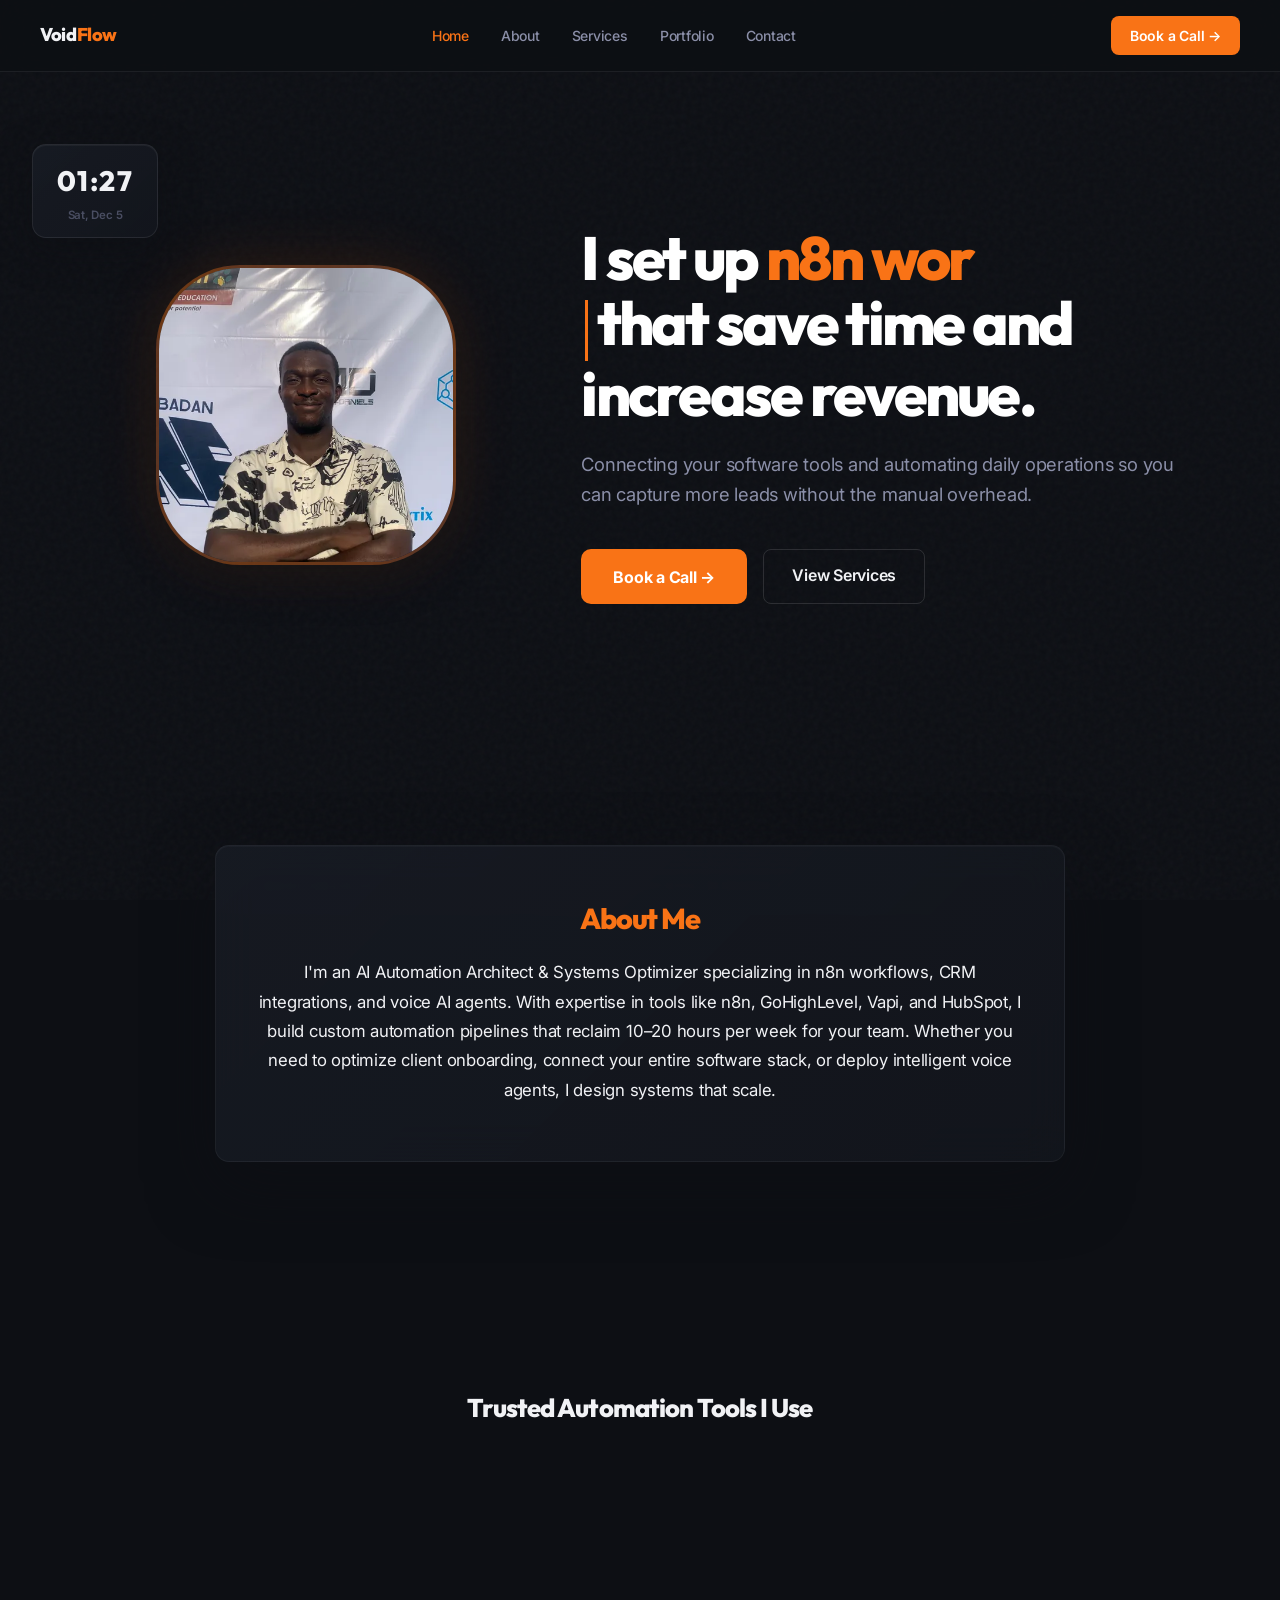
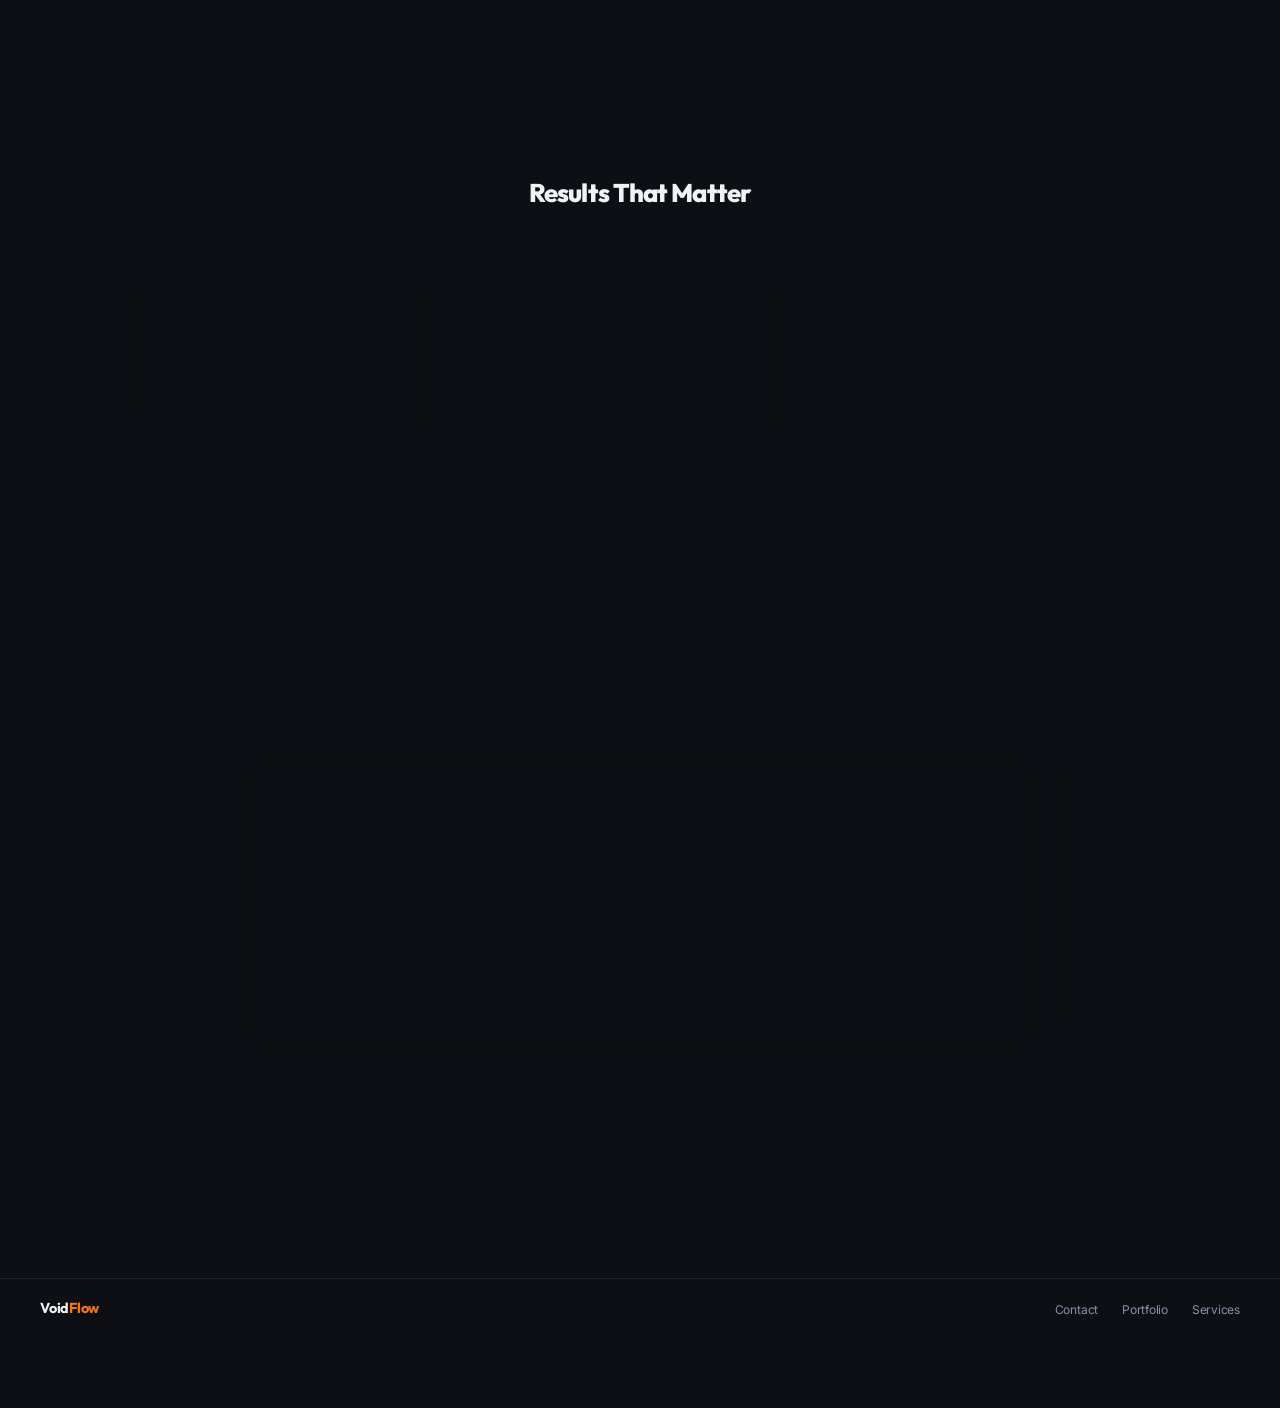
<file: index.html>
<!DOCTYPE html>
<html lang="en">
<head>
  <meta charset="UTF-8">
  <meta name="viewport" content="width=device-width, initial-scale=1.0">
  <title>AI Automation Architect | n8n & LLM Workflow Specialist</title>
  <meta name="description" content="I help small startups eliminate manual operational bottlenecks by building automated workflows with n8n, LLMs, and no-code integrations — so they can scale without hiring a full ops team.">
  <meta name="author" content="AI Automation Architect">
  <meta property="og:title" content="AI Automation Architect | n8n & LLM Specialist">
  <meta property="og:description" content="I help startups eliminate manual bottlenecks. 70% overhead reduction. Week-1 deployment. No 3-month discovery phases.">
  <meta property="og:type" content="website">
  
    <link rel="preconnect" href="https://fonts.googleapis.com">
  <link rel="preconnect" href="https://fonts.gstatic.com" crossorigin>
  <link href="https://fonts.googleapis.com/css2?family=Inter:wght@400;500;600;700;800&family=Outfit:wght@400;600;700;800;900&display=swap" rel="stylesheet">
  <link rel="stylesheet" href="shared.css?v=1.2">
  
  <style>
    /* ─── HOME PAGE SPECIFIC STYLES ───────────────── */
    /* Hero Grid Layout */
    .hero {
      min-height: 85vh;
      display: grid;
      grid-template-columns: 1.1fr 1.5fr;
      gap: 3rem;
      align-items: center;
      padding: 8rem 4rem 4rem;
      max-width: 1250px;
      margin: 0 auto;
      position: relative;
    }
    .hero-visual {
      display: flex;
      flex-direction: column;
      align-items: center;
      position: relative;
    }
    .profile-avatar {
      width: 300px;
      height: 300px;
      border-radius: 28%;
      background: linear-gradient(135deg, rgba(249,115,22,0.15) 0%, rgba(99,102,241,0.1) 100%);
      border: 3px solid var(--orange-b);
      box-shadow: inset 0 1px 1px rgba(255,255,255,0.05), 0 16px 40px rgba(13, 15, 20, 0.4), 0 0 60px rgba(249,115,22,0.15);
      position: relative;
      overflow: hidden;
      transition: all 0.4s cubic-bezier(0.16, 1, 0.3, 1);
    }
    .profile-avatar:hover {
      border-color: var(--orange);
      transform: translateY(-2px) scale(1.02);
      box-shadow: inset 0 1px 1px rgba(255,255,255,0.08), 0 24px 64px rgba(13, 15, 20, 0.6), 0 0 80px rgba(249,115,22,0.25);
    }
    .profile-avatar img {
      width: 100%;
      height: 100%;
      object-fit: cover;
    }
    .profile-avatar::before {
      content: '';
      position: absolute;
      inset: -8px;
      border-radius: 28%;
      border: 1px dashed rgba(249,115,22,0.4);
      animation: rotate 24s linear infinite;
    }
    @keyframes rotate {
      from { transform: rotate(0deg); }
      to { transform: rotate(360deg); }
    }
    @keyframes slideOutUnder {
      from {
        transform: translateY(-20px);
        opacity: 0;
      }
      to {
        transform: translateY(0);
        opacity: 1;
      }
    }
    .hero-content {
      text-align: left;
    }
    .hero-content h1 {
      font-family: 'Outfit', sans-serif;
      font-size: clamp(2.2rem, 5vw, 3.8rem);
      font-weight: 800;
      line-height: 1.08;
      color: #fff;
      margin-bottom: 1.5rem;
      letter-spacing: -0.045em;
    }
    .hero-content h1 span {
      color: var(--orange);
    }
    .hero-content h1 .cursor-blink {
      display: inline-block;
      width: 3px;
      height: 1em;
      background: var(--orange);
      margin-left: 4px;
      animation: blink 1s step-end infinite;
      vertical-align: middle;
    }
    @keyframes blink {
      from, to { background-color: transparent }
      50% { background-color: var(--orange) }
    }
    .hero-content p {
      font-size: 1.15rem;
      color: var(--muted);
      margin-bottom: 2.5rem;
      line-height: 1.6;
      max-width: 620px;
    }
    .hero-actions {
      display: flex;
      gap: 1rem;
      flex-wrap: wrap;
    }
    .btn-outline-glow {
      border: 1px solid var(--border2);
      color: var(--text);
      padding: 0.75rem 1.75rem;
      border-radius: 8px;
      font-weight: 600;
      transition: all 0.25s;
    }
    .btn-outline-glow:hover {
      border-color: var(--orange);
      box-shadow: 0 0 15px rgba(249,115,22,0.2);
    }

    /* Floating Time Card */
    .time-card {
      position: absolute;
      top: 9rem;
      left: 2rem;
      background: linear-gradient(135deg, rgba(25, 29, 38, 0.8) 0%, rgba(19, 22, 29, 0.9) 100%);
      border: 1px solid rgba(255, 255, 255, 0.08);
      border-radius: 14px;
      padding: 0.8rem 1.5rem;
      text-align: center;
      backdrop-filter: blur(16px);
      -webkit-backdrop-filter: blur(16px);
      z-index: 10;
      box-shadow: inset 0 1px 1px rgba(255, 255, 255, 0.05), 0 12px 36px rgba(13, 15, 20, 0.6);
      transition: all 0.25s cubic-bezier(0.16, 1, 0.3, 1);
      animation: slideOutUnder 0.8s cubic-bezier(0.16, 1, 0.3, 1) 0.2s both;
    }
    .time-card:hover {
      border-color: rgba(249, 115, 22, 0.25);
      transform: translateY(-2px);
      box-shadow: inset 0 1px 1px rgba(255, 255, 255, 0.08), 0 16px 40px rgba(13, 15, 20, 0.7);
    }
    .time-val {
      font-family: 'Outfit', sans-serif;
      font-size: 1.75rem;
      font-weight: 800;
      color: var(--text);
      letter-spacing: 0.05em;
    }
    .time-lbl {
      font-size: 0.72rem;
      color: var(--dim);
      font-weight: 600;
      margin-top: 0.1rem;
    }

    /* About Me Block */
    .about-me-panel {
      background: linear-gradient(135deg, rgba(25, 29, 38, 0.75) 0%, rgba(19, 22, 29, 0.85) 100%);
      border: 1px solid rgba(255, 255, 255, 0.05);
      box-shadow: inset 0 1px 1px rgba(255, 255, 255, 0.03), 0 24px 64px rgba(13, 15, 20, 0.6);
      border-radius: var(--radius);
      padding: 3.5rem 2.5rem;
      max-width: 850px;
      margin: 4rem auto;
      text-align: center;
      backdrop-filter: blur(20px);
      -webkit-backdrop-filter: blur(20px);
      transition: all 0.25s cubic-bezier(0.16, 1, 0.3, 1);
    }
    .about-me-panel:hover {
      border-color: rgba(249, 115, 22, 0.25);
      transform: translateY(-4px);
      box-shadow: inset 0 1px 1px rgba(255, 255, 255, 0.05), 0 32px 80px rgba(13, 15, 20, 0.8), 0 0 32px rgba(249, 115, 22, 0.03);
    }
    .panel-title {
      font-family: 'Outfit', sans-serif;
      font-size: 1.8rem;
      font-weight: 800;
      color: var(--orange);
      margin-bottom: 1.5rem;
      letter-spacing: -0.035em;
      line-height: 1.12;
      text-wrap: balance;
    }
    .panel-desc {
      font-size: 1.05rem;
      color: var(--text);
      line-height: 1.75;
      text-wrap: pretty;
    }

    /* Trusted Tools Strip */
    .tools-section {
      padding: 4rem 2rem;
      text-align: center;
    }
    .tools-title {
      font-family: 'Outfit', sans-serif;
      font-size: 1.6rem;
      font-weight: 800;
      color: var(--text);
      margin-bottom: 2.5rem;
      letter-spacing: -0.035em;
      line-height: 1.12;
    }
        .tools-carousel-container {
      overflow: hidden;
      width: 100%;
      max-width: 1100px;
      margin: 0 auto;
      position: relative;
      padding: 1.5rem 0;
      mask-image: linear-gradient(to right, transparent, #000 15%, #000 85%, transparent);
      -webkit-mask-image: linear-gradient(to right, transparent, #000 15%, #000 85%, transparent);
    }
    .tools-carousel-track {
      display: flex;
      width: max-content;
      animation: marquee 35s linear infinite;
    }
    .tools-carousel-group {
      display: flex;
      gap: 1.25rem;
      padding-right: 1.25rem;
    }
    .tools-carousel-container:hover .tools-carousel-track {
      animation-play-state: paused;
    }
    @keyframes marquee {
      0% { transform: translateX(0); }
      100% { transform: translateX(-50%); }
    }
    .tool-box {
      flex-shrink: 0;
      background: linear-gradient(135deg, rgba(25, 29, 38, 0.6) 0%, rgba(19, 22, 29, 0.7) 100%);
      border: 1px solid rgba(255, 255, 255, 0.05);
      box-shadow: inset 0 1px 1px rgba(255, 255, 255, 0.02), 0 8px 24px rgba(13, 15, 20, 0.4);
      border-radius: 14px;
      padding: 1.5rem;
      width: 140px;
      height: 140px;
      display: flex;
      flex-direction: column;
      align-items: center;
      justify-content: center;
      gap: 0.75rem;
      backdrop-filter: blur(12px);
      -webkit-backdrop-filter: blur(12px);
      transition: all 0.25s cubic-bezier(0.16, 1, 0.3, 1);
    }
    .tool-box:hover {
      border-color: rgba(249, 115, 22, 0.3);
      transform: translateY(-4px);
      box-shadow: inset 0 1px 1px rgba(255, 255, 255, 0.05), 0 16px 36px rgba(13, 15, 20, 0.6), 0 0 16px rgba(249, 115, 22, 0.04);
    }
    .tool-logo-placeholder {
      width: 48px;
      height: 48px;
      display: flex;
      align-items: center;
      justify-content: center;
    }
    .tool-logo-img {
      width: 48px;
      height: 48px;
      border-radius: 10px;
      object-fit: cover;
      display: block;
    }
    .tool-name-lbl {
      font-size: 0.8rem;
      font-weight: 700;
      color: var(--text);
    }

    /* Results Grid */
    .results-wrap {
      max-width: 1100px;
      margin: 4rem auto;
      padding: 0 2rem;
      text-align: center;
    }
    .results-row {
      display: grid;
      grid-template-columns: repeat(3, 1fr);
      gap: 2rem;
      margin-top: 2.5rem;
    }
    .res-card {
      background: linear-gradient(135deg, rgba(25, 29, 38, 0.7) 0%, rgba(19, 22, 29, 0.8) 100%);
      border: 1px solid rgba(255, 255, 255, 0.05);
      box-shadow: inset 0 1px 1px rgba(255, 255, 255, 0.03), 0 10px 30px rgba(13, 15, 20, 0.45);
      border-radius: var(--radius);
      padding: 2.5rem 2rem;
      text-align: center;
      backdrop-filter: blur(16px);
      -webkit-backdrop-filter: blur(16px);
      transition: all 0.25s cubic-bezier(0.16, 1, 0.3, 1);
    }
    .res-card:hover {
      border-color: rgba(249,115,22,0.25);
      transform: translateY(-4px);
      box-shadow: inset 0 1px 1px rgba(255, 255, 255, 0.05), 0 20px 48px rgba(13, 15, 20, 0.7), 0 0 24px rgba(249, 115, 22, 0.02);
    }
    .res-icon {
      font-size: 2.2rem;
      color: var(--muted);
      margin-bottom: 1rem;
      display: flex;
      justify-content: center;
    }
    .res-icon svg {
      width: 36px;
      height: 36px;
      stroke: var(--orange);
    }
    .res-val {
      font-family: 'Outfit', sans-serif;
      font-size: 2.8rem;
      font-weight: 900;
      color: var(--text);
      line-height: 1.1;
      margin-bottom: 0.5rem;
    }
    .res-lbl {
      font-size: 0.9rem;
      font-weight: 600;
      color: var(--muted);
      text-transform: uppercase;
      letter-spacing: 0.06em;
    }

    /* Ready CTA Block */
    .ready-panel {
      background: linear-gradient(135deg, rgba(249,115,22,0.08) 0%, rgba(25, 29, 38, 0.75) 60%, rgba(19, 22, 29, 0.85) 100%);
      border: 1px solid rgba(249,115,22,0.25);
      box-shadow: inset 0 1px 1px rgba(255, 255, 255, 0.03), 0 24px 64px rgba(13, 15, 20, 0.65);
      border-radius: 24px;
      padding: 4.5rem 2.5rem;
      max-width: 850px;
      margin: 6rem auto;
      text-align: center;
      backdrop-filter: blur(20px);
      -webkit-backdrop-filter: blur(20px);
      transition: all 0.25s cubic-bezier(0.16, 1, 0.3, 1);
    }
    .ready-panel:hover {
      border-color: rgba(249, 115, 22, 0.35);
      transform: translateY(-3px);
      box-shadow: inset 0 1px 1px rgba(255, 255, 255, 0.05), 0 32px 80px rgba(13, 15, 20, 0.8), 0 0 40px rgba(249, 115, 22, 0.05);
    }
    .ready-title {
      font-family: 'Outfit', sans-serif;
      font-size: 2.2rem;
      font-weight: 800;
      color: var(--text);
      margin-bottom: 1rem;
      letter-spacing: -0.035em;
      line-height: 1.12;
      text-wrap: balance;
    }
    .ready-desc {
      font-size: 1.15rem;
      color: var(--muted);
      margin-bottom: 2.5rem;
      max-width: 600px;
      margin-left: auto;
      margin-right: auto;
      line-height: 1.65;
      text-wrap: pretty;
    }
    .ready-btn {
      background: var(--orange);
      color: #fff;
      border: none;
      padding: 0.9rem 2.2rem;
      border-radius: 10px;
      font-family: 'Outfit', sans-serif;
      font-weight: 700;
      font-size: 1.05rem;
      cursor: pointer;
      display: inline-flex;
      align-items: center;
      gap: 0.5rem;
      transition: all 0.25s cubic-bezier(0.16, 1, 0.3, 1);
    }
    .ready-btn:hover {
      background: #ea6d0e;
      box-shadow: 0 12px 30px rgba(249,115,22,0.45);
      transform: translateY(-2px);
    }
    .ready-btn:active {
      transform: scale(0.97) translateY(1px) !important;
      transition: transform 0.08s ease;
    }

    /* Objections Section spacing */
    #faq {
      margin-top: 4rem;
    }

    /* Problems Section */
    #problems { background: var(--surface); border-radius: 24px; max-width: 100%; padding: 6rem 3rem; }
    #problems .inner { max-width: 1100px; margin: 0 auto; }
    .problems-grid { display: grid; grid-template-columns: repeat(2, 1fr); gap: 1.25rem; }
    .problem-card {
      background: var(--bg);
      border: 1px solid var(--border);
      border-radius: var(--radius);
      padding: 1.75rem;
      transition: all 0.3s ease;
    }
    .problem-card:hover {
      border-color: rgba(249,115,22,0.25);
      transform: translateY(-3px);
      box-shadow: 0 12px 30px rgba(0,0,0,0.3);
    }
    .problem-quote {
      font-size: 1.05rem;
      color: var(--text);
      font-style: italic;
      margin-bottom: 1rem;
      line-height: 1.6;
    }
    .problem-quote::before { content: '"'; color: var(--orange); font-size: 1.4rem; line-height: 0; vertical-align: -0.25em; margin-right: 0.2rem; }
    .problem-quote::after  { content: '"'; color: var(--orange); font-size: 1.4rem; line-height: 0; vertical-align: -0.25em; margin-left: 0.2rem; }
    .problem-role {
      font-size: 0.8rem;
      font-weight: 600;
      color: var(--muted);
      text-transform: uppercase;
      letter-spacing: 0.06em;
    }

    /* Services Home Page */
    .services-grid { display: grid; grid-template-columns: repeat(3, 1fr); gap: 1.25rem; }
    .service-card {
      background: var(--surface);
      border: 1px solid var(--border);
      border-radius: var(--radius);
      padding: 2rem;
      transition: all 0.3s ease;
      position: relative;
      overflow: hidden;
    }
    .service-card::before {
      content: '';
      position: absolute;
      top: 0; left: 0; right: 0;
      height: 2px;
      background: var(--orange);
      transform: scaleX(0);
      transform-origin: left;
      transition: transform 0.3s ease;
    }
    .service-card:hover::before { transform: scaleX(1); }
    .service-card:hover {
      border-color: rgba(249,115,22,0.2);
      transform: translateY(-4px);
      box-shadow: 0 20px 40px rgba(0,0,0,0.3);
    }
    .service-icon {
      width: 48px; height: 48px;
      border-radius: 12px;
      background: var(--orange-d);
      border: 1px solid var(--orange-b);
      display: flex;
      align-items: center;
      justify-content: center;
      font-size: 1.4rem;
      margin-bottom: 1.25rem;
    }
    .service-title {
      font-family: 'Outfit', sans-serif;
      font-size: 1.15rem;
      font-weight: 700;
      margin-bottom: 0.75rem;
    }
    .service-desc {
      font-size: 0.9rem;
      color: var(--muted);
      line-height: 1.7;
      margin-bottom: 1.25rem;
    }
    .service-tools { display: flex; flex-wrap: wrap; gap: 0.4rem; }

    /* How It Works */
    #how { background: var(--surface); border-radius: 24px; max-width: 100%; padding: 6rem 3rem; }
    #how .inner { max-width: 1100px; margin: 0 auto; }
    .steps-grid { display: grid; grid-template-columns: repeat(4, 1fr); gap: 1.5rem; position: relative; }
    .steps-grid::before {
      content: '';
      position: absolute;
      top: 28px;
      left: calc(12.5% + 24px);
      right: calc(12.5% + 24px);
      height: 1px;
      background: linear-gradient(to right, transparent, var(--orange), transparent);
      opacity: 0.4;
    }
    .step-card { text-align: center; padding: 1.5rem 1rem; }
    .step-num {
      width: 48px; height: 48px;
      border-radius: 50%;
      background: var(--orange-d);
      border: 1px solid var(--orange-b);
      display: flex;
      align-items: center;
      justify-content: center;
      font-family: 'Outfit', sans-serif;
      font-size: 1.1rem;
      font-weight: 800;
      color: var(--orange);
      margin: 0 auto 1.25rem;
    }
    .step-title { font-family: 'Outfit', sans-serif; font-size: 1rem; font-weight: 700; margin-bottom: 0.6rem; }
    .step-desc { font-size: 0.875rem; color: var(--muted); line-height: 1.65; }

    /* Results Bento */
    .results-bento { display: grid; grid-template-columns: 1.2fr 1fr 1fr; grid-template-rows: auto auto; gap: 1.25rem; }
    .result-card {
      background: var(--surface);
      border: 1px solid var(--border);
      border-radius: var(--radius);
      padding: 2rem;
      transition: all 0.3s ease;
    }
    .result-card:hover { border-color: rgba(249,115,22,0.2); transform: translateY(-3px); }
    .result-card.featured {
      grid-row: span 2;
      background: linear-gradient(145deg, rgba(249,115,22,0.08) 0%, var(--surface) 60%);
      border-color: rgba(249,115,22,0.2);
      display: flex;
      flex-direction: column;
      justify-content: center;
    }
    .result-number { font-family: 'Outfit', sans-serif; font-size: 3.5rem; font-weight: 900; color: var(--orange); line-height: 1; margin-bottom: 0.5rem; }
    .result-card.featured .result-number { font-size: 5rem; }
    .result-context { font-size: 0.95rem; color: var(--text); font-weight: 600; margin-bottom: 0.5rem; }
    .result-detail { font-size: 0.85rem; color: var(--muted); line-height: 1.6; }

    /* Experience Timeline */
    .timeline { display: flex; flex-direction: column; gap: 0; }
    .timeline-item { display: grid; grid-template-columns: 200px 1px 1fr; gap: 0 2rem; padding-bottom: 2.5rem; }
    .timeline-item:last-child { padding-bottom: 0; }
    .tl-date { text-align: right; padding-top: 0.15rem; }
    .tl-date .period {
      font-size: 0.8rem;
      font-weight: 600;
      color: var(--orange);
      background: var(--orange-d);
      border: 1px solid var(--orange-b);
      padding: 0.25rem 0.7rem;
      border-radius: 5px;
      display: inline-block;
    }
    .tl-date .company { display: block; font-size: 0.8rem; color: var(--dim); margin-top: 0.4rem; }
    .tl-line { background: var(--border); position: relative; width: 1px; }
    .tl-line::before {
      content: '';
      position: absolute;
      top: 6px; left: 50%;
      transform: translateX(-50%);
      width: 10px; height: 10px;
      background: var(--orange);
      border-radius: 50%;
      box-shadow: 0 0 0 3px var(--orange-d);
    }
    .tl-role { font-family: 'Outfit', sans-serif; font-size: 1.1rem; font-weight: 700; margin-bottom: 0.75rem; }
    .tl-bullets { list-style: none; display: flex; flex-direction: column; gap: 0.5rem; }
    .tl-bullets li { font-size: 0.9rem; color: var(--muted); padding-left: 1.25rem; position: relative; line-height: 1.65; }
    .tl-bullets li::before { content: '→'; position: absolute; left: 0; color: var(--orange); font-size: 0.8rem; }
    .tl-bullets li strong { color: var(--text); font-weight: 600; }

    /* Tech Stack Home */
    .stack-grid { display: grid; grid-template-columns: repeat(4, 1fr); gap: 1rem; }
    .stack-card {
      background: var(--surface);
      border: 1px solid var(--border);
      border-radius: 12px;
      padding: 1.5rem 1.25rem;
      text-align: center;
      transition: all 0.3s ease;
      cursor: default;
    }
    .stack-card:hover { border-color: rgba(249,115,22,0.25); background: var(--surface2); transform: translateY(-3px); }
    .stack-icon { font-size: 1.8rem; margin-bottom: 0.6rem; display: block; }
    .stack-name { font-size: 0.875rem; font-weight: 700; margin-bottom: 0.25rem; }
    .stack-cat { font-size: 0.72rem; color: var(--dim); text-transform: uppercase; letter-spacing: 0.06em; }
    @media (max-width: 900px) {
      .hero { grid-template-columns: 1fr; padding: 9rem 1.5rem 2rem; text-align: center; gap: 2rem; }
      .hero-content { text-align: center; }
      .hero-actions { justify-content: center; }
      .hero-visual { order: -1; }
      .time-card {
        position: absolute;
        top: 5.2rem;
        left: 1.25rem;
        margin: 0;
        padding: 0.45rem 0.8rem;
        border-radius: 10px;
        display: block;
        width: max-content;
        animation: slideOutUnder 0.8s cubic-bezier(0.16, 1, 0.3, 1) 0.2s both;
      }
      .time-card .time-val {
        font-size: 1.2rem;
        letter-spacing: 0.02em;
      }
      .time-card .time-lbl {
        font-size: 0.6rem;
        margin-top: 0.05rem;
      }
      .profile-avatar { width: 220px; height: 220px; }
      .about-me-panel { padding: 2.5rem 1.5rem; margin: 2rem auto; }
      .results-row { grid-template-columns: 1fr; gap: 1.5rem; }
      .problems-grid { grid-template-columns: 1fr; }
      .services-grid { grid-template-columns: 1fr 1fr; }
      .steps-grid { grid-template-columns: 1fr 1fr; }
      .steps-grid::before { display: none; }
      .results-bento { grid-template-columns: 1fr; }
      .result-card.featured { grid-row: span 1; }
      .result-card.featured .result-number { font-size: 3.5rem; }
      .timeline-item { grid-template-columns: 1fr; gap: 0.5rem; padding-left: 2rem; position: relative; }
      .tl-date { text-align: left; }
      .tl-line { display: none; }
      .timeline-item::before { content: ''; position: absolute; left: 0; top: 8px; width: 8px; height: 8px; background: var(--orange); border-radius: 50%; }
      .stack-grid { grid-template-columns: repeat(2, 1fr); }
      #problems { padding: 3.5rem 1.25rem; border-radius: 16px; }
      #how { padding: 3.5rem 1.25rem; border-radius: 16px; }
      .ready-panel { padding: 3rem 1.5rem; margin: 3rem auto; }
      .tools-carousel-container { padding: 1rem 0; }
      .tool-box { width: 120px; height: 120px; padding: 1.25rem; }
    }
    @media (max-width: 600px) {
      .hero { padding: 8.5rem 1rem 2rem; }
      .profile-avatar { width: 170px; height: 170px; }
      .profile-avatar::before { inset: -6px; }
      .hero-content h1 { font-size: 1.75rem; }
      .hero-content p { font-size: 1rem; }
      .about-me-panel { padding: 2rem 1rem; }
      .panel-title { font-size: 1.4rem; }
      .panel-desc { font-size: 0.95rem; }
      .services-grid { grid-template-columns: 1fr; }
      .steps-grid { grid-template-columns: 1fr; }
      .stack-grid { grid-template-columns: repeat(2, 1fr); }
      .tool-box { width: 110px; height: 110px; padding: 1rem; }
      .tool-logo-img { width: 40px; height: 40px; }
      .tool-name-lbl { font-size: 0.72rem; }
      .results-wrap { padding: 0 1rem; margin: 2rem auto; }
      .res-val { font-size: 2.2rem; }
      .ready-panel { padding: 2.5rem 1rem; border-radius: 16px; }
      .ready-title { font-size: 1.6rem; }
      .ready-desc { font-size: 1rem; }
      #problems { padding: 3rem 1rem; }
      #how { padding: 3rem 1rem; }
      .problem-card { padding: 1.25rem; }
      .result-number { font-size: 2.5rem; }
    }

  </style>
</head>
<body>

  <!-- ── NAV ── -->
  <nav>
    <a href="index.html" class="nav-brand">Void<span>Flow</span></a>
    <ul class="nav-links">
      <li><a href="index.html" class="active">Home</a></li>
      <li><a href="about.html">About</a></li>
      <li><a href="services.html">Services</a></li>
      <li><a href="portfolio.html">Portfolio</a></li>
      <li><a href="contact.html">Contact</a></li>
    </ul>
    <a href="mailto:okoh656@gmail.com" class="nav-cta">Book a Call →</a>
  </nav>

  <!-- ── MOBILE NAV ── -->
  <nav class="mobile-nav">
    <ul class="mobile-nav-links">
      <li><a href="index.html" class="active"><span class="icon">🏠</span>Home</a></li>
      <li><a href="about.html"><span class="icon">👤</span>About</a></li>
      <li><a href="services.html"><span class="icon">⚡</span>Services</a></li>
      <li><a href="portfolio.html"><span class="icon">💼</span>Portfolio</a></li>
      <li><a href="contact.html"><span class="icon">📨</span>Contact</a></li>
    </ul>
  </nav>

  <!-- ── FLOATING TIME CARD ── -->
  <div class="time-card">
    <div class="time-val" id="live-time">15:40</div>
    <div class="time-lbl" id="live-date">Tue, Jun 9</div>
  </div>

  <!-- ── HERO ── -->
  <div class="hero">
    <div class="hero-visual fade-up">
      <div class="profile-avatar">
        <img src="assets/avatar.webp" alt="AI Automation Specialist" onerror="this.src='data:image/svg+xml;utf8,<svg xmlns=\'http://www.w3.org/2000/svg\' width=\'100%\' height=\'100%\' viewBox=\'0 0 100 100\' fill=\'%231a1e28\'><circle cx=\'50\' cy=\'40\' r=\'20\' fill=\'%23f97316\' opacity=\'0.85\'/><path d=\'M20 90 A30 30 0 0 1 80 90 Z\' fill=\'%23f97316\' opacity=\'0.85\'/></svg>'">
      </div>
    </div>

    <div class="hero-content fade-up">
      <h1>
        I set up <span id="typed-text" style="color: var(--orange);">n8n workflows</span><span class="cursor-blink"></span> that save time and increase revenue.
      </h1>
      <p>
        Connecting your software tools and automating daily operations so you can capture more leads without the manual overhead.
      </p>
      <div class="hero-actions">
        <a href="mailto:okoh656@gmail.com" class="btn-primary">Book a Call →</a>
        <a href="services.html" class="btn-outline-glow">View Services</a>
      </div>
    </div>
  </div>

  <!-- ── ABOUT ME PANEL ── -->
  <section class="section" style="padding-top: 1rem;">
    <div class="about-me-panel fade-up">
      <h2 class="panel-title">About Me</h2>
      <p class="panel-desc">
        I'm an AI Automation Architect & Systems Optimizer specializing in n8n workflows, CRM integrations, and voice AI agents. With expertise in tools like n8n, GoHighLevel, Vapi, and HubSpot, I build custom automation pipelines that reclaim 10–20 hours per week for your team. Whether you need to optimize client onboarding, connect your entire software stack, or deploy intelligent voice agents, I design systems that scale.
      </p>
    </div>
  </section>

  <!-- ── TRUSTED TOOLS ── -->
  <section class="tools-section">
    <h2 class="tools-title">Trusted Automation Tools I Use</h2>
        <div class="tools-carousel-container fade-up">
      <div class="tools-carousel-track">
        <div class="tools-carousel-group">
      <!-- Tool 1: n8n -->
      <div class="tool-box">
        <div class="tool-logo-placeholder" style="background:transparent;">
          <img class="tool-logo-img" src="assets/n8n.svg" alt="n8n">
        </div>
        <div class="tool-name-lbl">n8n</div>
      </div>
      <!-- Tool 2: GoHighLevel -->
      <div class="tool-box">
        <div class="tool-logo-placeholder" style="background:transparent;">
          <img class="tool-logo-img" src="assets/gohighlevel.svg" alt="GoHighLevel">
        </div>
        <div class="tool-name-lbl">GoHighLevel</div>
      </div>
      <!-- Tool 3: Zapier -->
      <div class="tool-box">
        <div class="tool-logo-placeholder" style="background:transparent;">
          <img class="tool-logo-img" src="assets/zapier.svg" alt="Zapier">
        </div>
        <div class="tool-name-lbl">Zapier</div>
      </div>
      <!-- Tool 4: Airtable -->
      <div class="tool-box">
        <div class="tool-logo-placeholder" style="background:transparent;">
          <img class="tool-logo-img" src="assets/airtable.svg" alt="Airtable">
        </div>
        <div class="tool-name-lbl">Airtable</div>
      </div>
      <!-- Tool 5: Vapi -->
      <div class="tool-box">
        <div class="tool-logo-placeholder" style="background:transparent;">
          <img class="tool-logo-img" src="assets/vapi.svg" alt="Vapi">
        </div>
        <div class="tool-name-lbl">Vapi</div>
      </div>
      <!-- Tool 6: Claude -->
      <div class="tool-box">
        <div class="tool-logo-placeholder" style="background:transparent;">
          <img class="tool-logo-img" src="assets/claude.svg" alt="Claude">
        </div>
        <div class="tool-name-lbl">Claude</div>
      </div>
      <!-- Tool 7: Gemini -->
      <div class="tool-box">
        <div class="tool-logo-placeholder" style="background:transparent;">
          <img class="tool-logo-img" src="assets/gemini.svg" alt="Gemini">
        </div>
        <div class="tool-name-lbl">Gemini</div>
      </div>
      <!-- Tool 8: Clay -->
      <div class="tool-box">
        <div class="tool-logo-placeholder" style="background:transparent;">
          <img class="tool-logo-img" src="assets/clay.svg" alt="Clay">
        </div>
        <div class="tool-name-lbl">Clay</div>
      </div>
        </div>
        <div class="tools-carousel-group">
      <!-- Tool 1: n8n -->
      <div class="tool-box">
        <div class="tool-logo-placeholder" style="background:transparent;">
          <img class="tool-logo-img" src="assets/n8n.svg" alt="n8n">
        </div>
        <div class="tool-name-lbl">n8n</div>
      </div>
      <!-- Tool 2: GoHighLevel -->
      <div class="tool-box">
        <div class="tool-logo-placeholder" style="background:transparent;">
          <img class="tool-logo-img" src="assets/gohighlevel.svg" alt="GoHighLevel">
        </div>
        <div class="tool-name-lbl">GoHighLevel</div>
      </div>
      <!-- Tool 3: Zapier -->
      <div class="tool-box">
        <div class="tool-logo-placeholder" style="background:transparent;">
          <img class="tool-logo-img" src="assets/zapier.svg" alt="Zapier">
        </div>
        <div class="tool-name-lbl">Zapier</div>
      </div>
      <!-- Tool 4: Airtable -->
      <div class="tool-box">
        <div class="tool-logo-placeholder" style="background:transparent;">
          <img class="tool-logo-img" src="assets/airtable.svg" alt="Airtable">
        </div>
        <div class="tool-name-lbl">Airtable</div>
      </div>
      <!-- Tool 5: Vapi -->
      <div class="tool-box">
        <div class="tool-logo-placeholder" style="background:transparent;">
          <img class="tool-logo-img" src="assets/vapi.svg" alt="Vapi">
        </div>
        <div class="tool-name-lbl">Vapi</div>
      </div>
      <!-- Tool 6: Claude -->
      <div class="tool-box">
        <div class="tool-logo-placeholder" style="background:transparent;">
          <img class="tool-logo-img" src="assets/claude.svg" alt="Claude">
        </div>
        <div class="tool-name-lbl">Claude</div>
      </div>
      <!-- Tool 7: Gemini -->
      <div class="tool-box">
        <div class="tool-logo-placeholder" style="background:transparent;">
          <img class="tool-logo-img" src="assets/gemini.svg" alt="Gemini">
        </div>
        <div class="tool-name-lbl">Gemini</div>
      </div>
      <!-- Tool 8: Clay -->
      <div class="tool-box">
        <div class="tool-logo-placeholder" style="background:transparent;">
          <img class="tool-logo-img" src="assets/clay.svg" alt="Clay">
        </div>
        <div class="tool-name-lbl">Clay</div>
      </div>
        </div>
      </div>
    </div>
  </section>

  <!-- ── RESULTS GRID ── -->
  <section class="results-wrap">
    <h2 class="tools-title">Results That Matter</h2>
    <div class="results-row">
      <!-- Result 1 -->
      <div class="res-card fade-up">
        <div class="res-icon">
          <svg viewBox="0 0 24 24" fill="none" stroke="currentColor" stroke-width="2" stroke-linecap="round" stroke-linejoin="round"><path d="M17 21v-2a4 4 0 0 0-4-4H5a4 4 0 0 0-4 4v2"></path><circle cx="9" cy="7" r="4"></circle><path d="M23 21v-2a4 4 0 0 0-3-3.87"></path><path d="M16 3.13a4 4 0 0 1 0 7.75"></path></svg>
        </div>
        <div class="res-val">40+</div>
        <div class="res-lbl">Businesses Served</div>
      </div>
      <!-- Result 2 -->
      <div class="res-card fade-up">
        <div class="res-icon">
          <svg viewBox="0 0 24 24" fill="none" stroke="currentColor" stroke-width="2" stroke-linecap="round" stroke-linejoin="round"><circle cx="12" cy="12" r="10"></circle><polyline points="12 6 12 12 16 14"></polyline></svg>
        </div>
        <div class="res-val">10-20 hrs</div>
        <div class="res-lbl">Saved Weekly</div>
      </div>
      <!-- Result 3 -->
      <div class="res-card fade-up">
        <div class="res-icon">
          <svg viewBox="0 0 24 24" fill="none" stroke="currentColor" stroke-width="2" stroke-linecap="round" stroke-linejoin="round"><polygon points="12 2 15.09 8.26 22 9.27 17 14.14 18.18 21.02 12 17.77 5.82 21.02 7 14.14 2 9.27 8.91 8.26 12 2"></polygon></svg>
        </div>
        <div class="res-val">100%</div>
        <div class="res-lbl">End-to-End Solutions</div>
      </div>
    </div>
  </section>

  <!-- ── READY PANEL CTA ── -->
  <section class="section">
    <div class="ready-panel fade-up">
      <h2 class="ready-title">Ready to Automate Your Business?</h2>
      <p class="ready-desc">
        Let's discuss how automation can transform your workflow and boost your revenue.
      </p>
      <button class="ready-btn" onclick="location.href='mailto:okoh656@gmail.com'">Get Started Today →</button>
    </div>
  </section>


  <!-- ── FOOTER ── -->
  <footer>
    <div class="footer-brand">Void<span>Flow</span></div>
    <ul class="footer-links">
      <li><a href="contact.html">Contact</a></li>
      <li><a href="portfolio.html">Portfolio</a></li>
      <li><a href="services.html">Services</a></li>
    </ul>
  </footer>

  

  <script defer src="shared.js?v=1.2"></script>

  <!-- ── LIVE CLOCK LOGIC ── -->
  <script>
    function updateClock() {
      const days = ['Sun', 'Mon', 'Tue', 'Wed', 'Thu', 'Fri', 'Sat'];
      const months = ['Jan', 'Feb', 'Mar', 'Apr', 'May', 'Jun', 'Jul', 'Aug', 'Sep', 'Oct', 'Nov', 'Dec'];
      const now = new Date();
      
      let hr = now.getHours();
      let min = now.getMinutes();
      
      // format
      hr = hr < 10 ? '0' + hr : hr;
      min = min < 10 ? '0' + min : min;
      
      const timeStr = `${hr}:${min}`;
      const dateStr = `${days[now.getDay()]}, ${months[now.getMonth()]} ${now.getDate()}`;
      
      document.getElementById('live-time').textContent = timeStr;
      document.getElementById('live-date').textContent = dateStr;
    }
    
    updateClock();
    setInterval(updateClock, 1000);

    // Typing animation
    const words = ["n8n workflows", "CRM integrations", "AI agent pipelines", "Vapi voice agents", "lead capture systems"];
    let wordIdx = 0;
    let charIdx = 0;
    let isDeleting = false;
    const element = document.getElementById("typed-text");
    
    function type() {
      if (!element) return;
      const currentWord = words[wordIdx];
      if (isDeleting) {
        element.textContent = currentWord.substring(0, charIdx - 1);
        charIdx--;
      } else {
        element.textContent = currentWord.substring(0, charIdx + 1);
        charIdx++;
      }
      
      let speed = isDeleting ? 40 : 80;
      
      if (!isDeleting && charIdx === currentWord.length) {
        speed = 2000;
        isDeleting = true;
      } else if (isDeleting && charIdx === 0) {
        isDeleting = false;
        wordIdx = (wordIdx + 1) % words.length;
        speed = 500;
      }
      
      setTimeout(type, speed);
    }
    
    // Start typing
    setTimeout(type, 1000);
  </script>

</body>
</html>
</file>
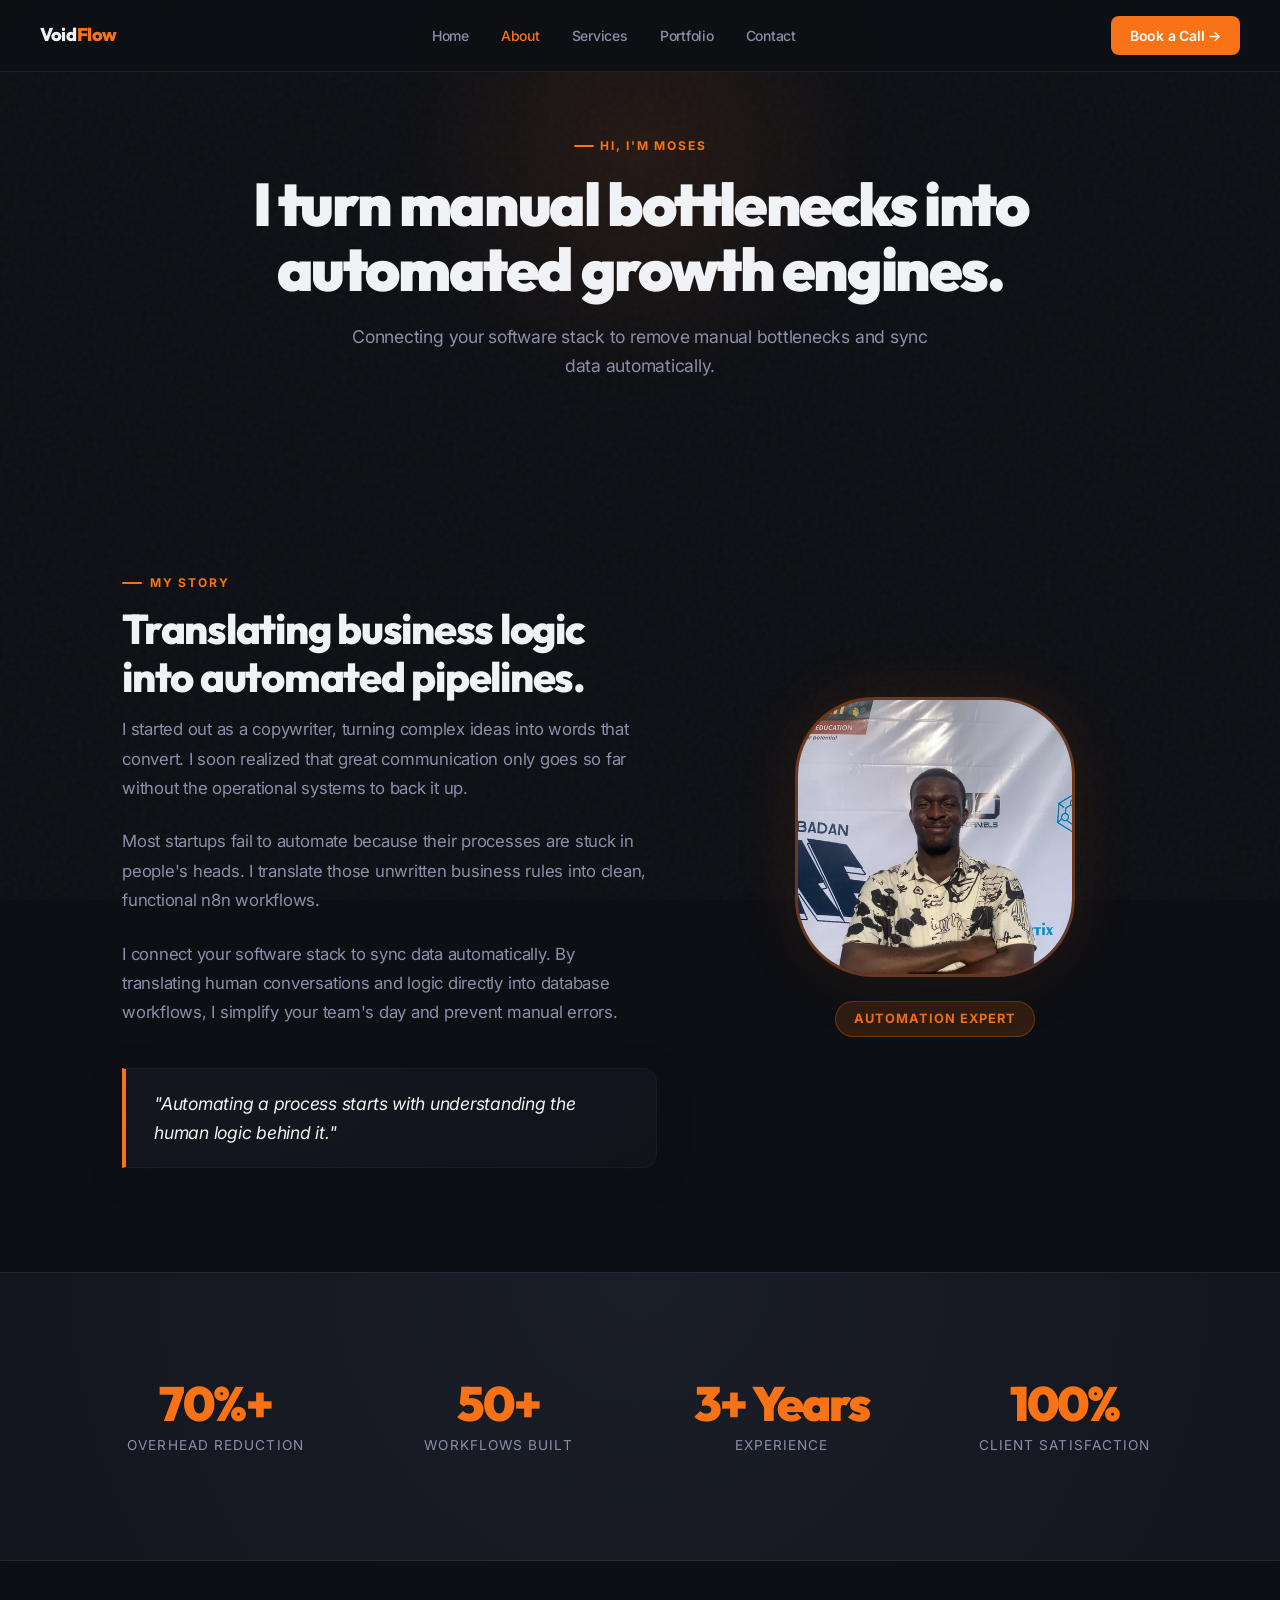
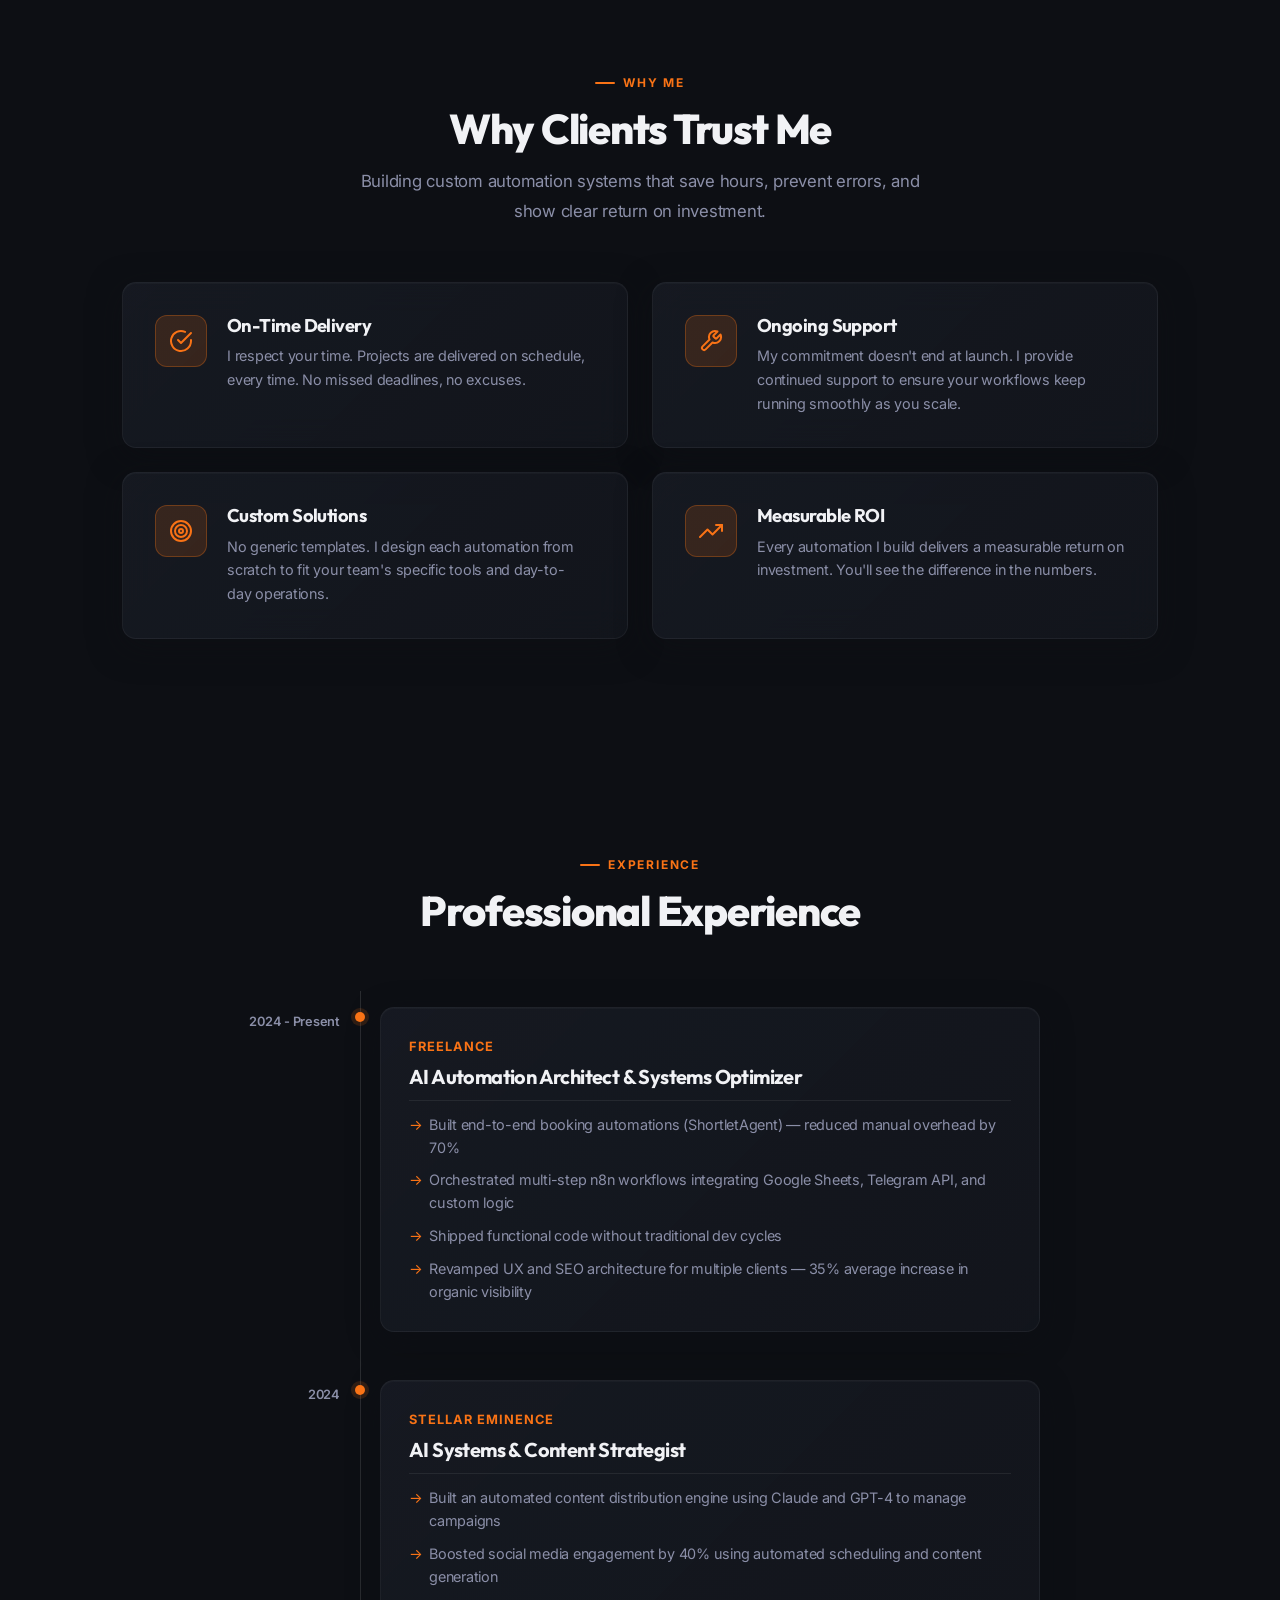
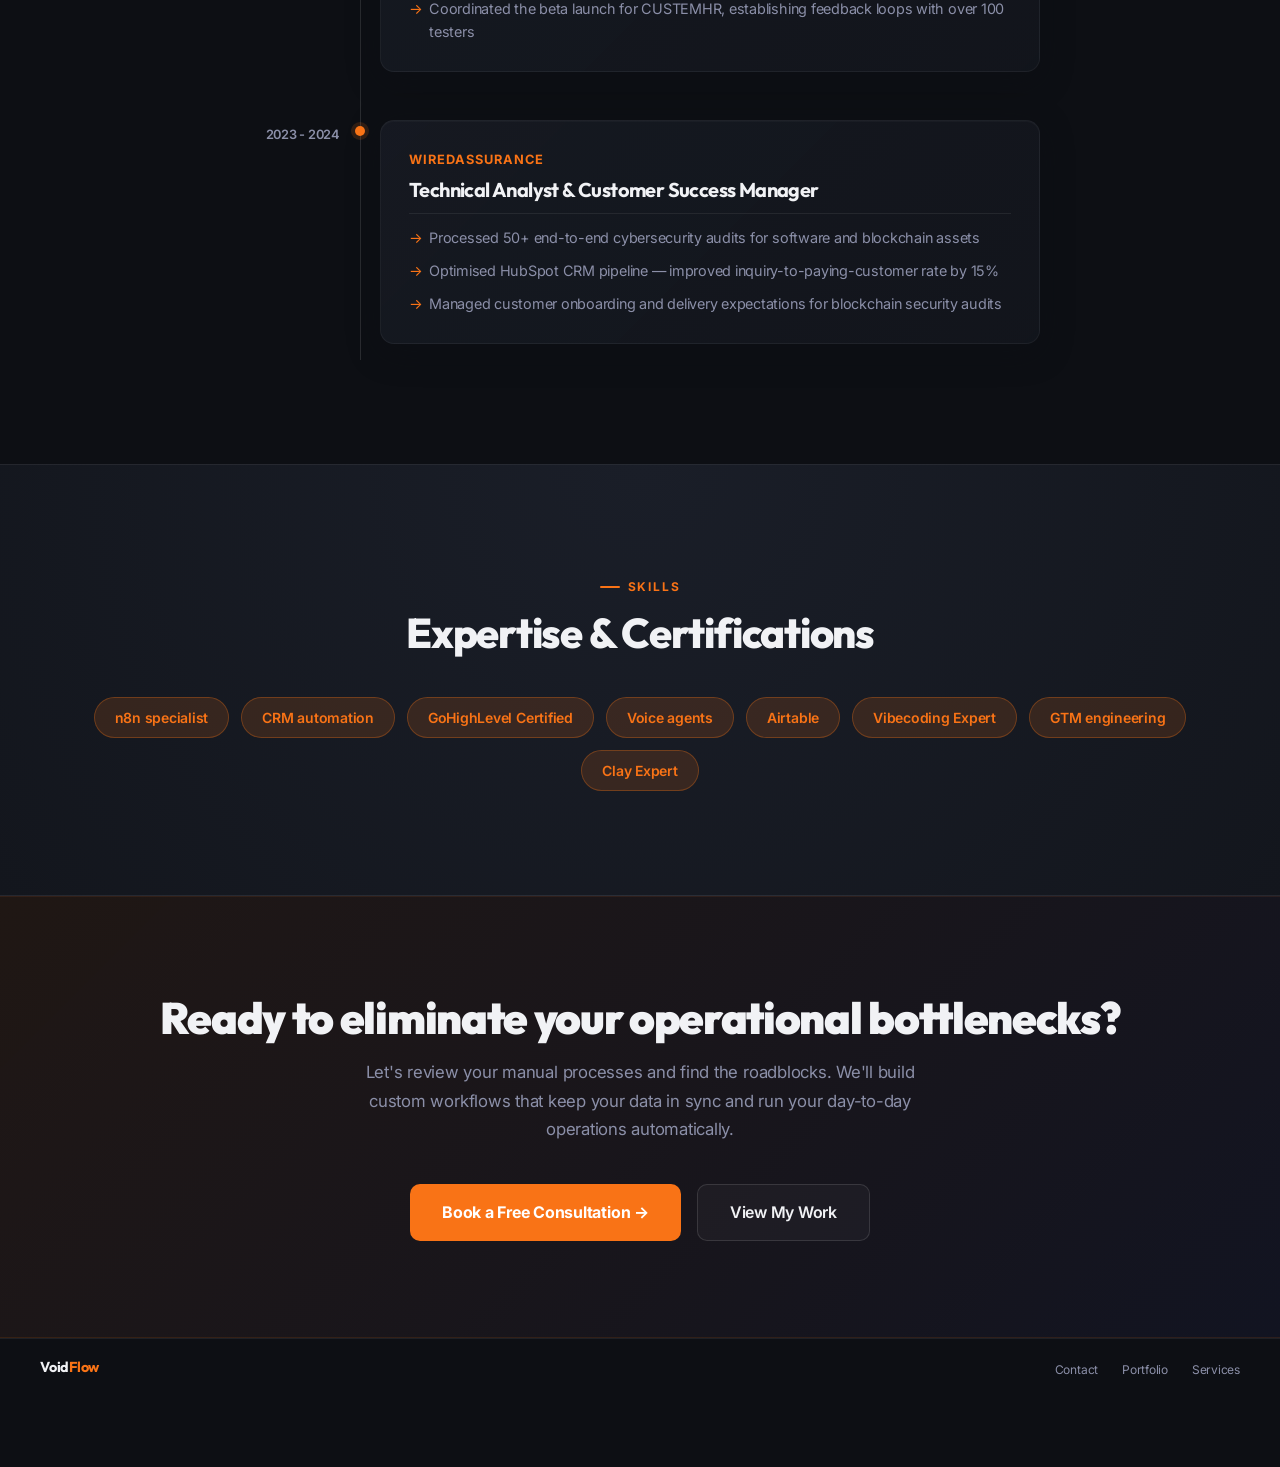
<file: about.html>
<!DOCTYPE html>
<html lang="en">
<head>
  <meta charset="UTF-8">
  <meta name="viewport" content="width=device-width, initial-scale=1.0">
  <title>About Me | AI Automation Architect</title>
  <meta name="description" content="Read my story and background. I combine technical automation expertise with strategic systems optimization.">
  
    <link rel="preconnect" href="https://fonts.googleapis.com">
  <link rel="preconnect" href="https://fonts.gstatic.com" crossorigin>
  <link href="https://fonts.googleapis.com/css2?family=Inter:wght@400;500;600;700;800&family=Outfit:wght@400;600;700;800;900&display=swap" rel="stylesheet">
  <link rel="stylesheet" href="shared.css?v=1.2">
  
  <style>
    /* ─── ABOUT PAGE SPECIFIC STYLES ──────────────── */
    /* Story Grid */
    .story-grid {
      display: grid;
      grid-template-columns: 1.2fr 1fr;
      gap: 3.5rem;
      align-items: center;
    }
    .story-text p {
      color: var(--muted);
      margin-bottom: 1.5rem;
      line-height: 1.75;
      font-size: 1.05rem;
    }
    .quote-card {
      border-left: 4px solid var(--orange);
      padding: 1.25rem 1.75rem;
      background: linear-gradient(135deg, rgba(25, 29, 38, 0.6) 0%, rgba(19, 22, 29, 0.7) 100%);
      border-top: 1px solid rgba(255, 255, 255, 0.03);
      border-right: 1px solid rgba(255, 255, 255, 0.03);
      border-bottom: 1px solid rgba(255, 255, 255, 0.03);
      border-radius: 0 var(--radius) var(--radius) 0;
      margin-top: 2.5rem;
      font-style: italic;
      font-size: 1.1rem;
      color: var(--text);
      backdrop-filter: blur(12px);
      -webkit-backdrop-filter: blur(12px);
      box-shadow: 0 8px 32px rgba(13, 15, 20, 0.3);
    }
    .story-visual {
      display: flex;
      flex-direction: column;
      align-items: center;
      justify-content: center;
      position: relative;
    }
    .avatar-placeholder {
      overflow: hidden;
      width: 280px;
      height: 280px;
      border-radius: 28%;
      background: linear-gradient(135deg, var(--orange-d) 0%, rgba(99,102,241,0.2) 100%);
      border: 3px solid var(--orange-b);
      display: flex;
      align-items: center;
      justify-content: center;
      font-size: 5.5rem;
      box-shadow: inset 0 1px 1px rgba(255,255,255,0.05), 0 16px 40px rgba(13, 15, 20, 0.4), 0 0 60px rgba(249,115,22,0.15);
      margin-bottom: 1.5rem;
      position: relative;
      transition: all 0.4s cubic-bezier(0.16, 1, 0.3, 1);
    }
    .avatar-placeholder:hover {
      border-color: var(--orange);
      transform: translateY(-2px) scale(1.02);
      box-shadow: inset 0 1px 1px rgba(255,255,255,0.08), 0 24px 64px rgba(13, 15, 20, 0.6), 0 0 80px rgba(249,115,22,0.25);
    }
    .avatar-placeholder::before {
      content: '';
      position: absolute;
      inset: -10px;
      border-radius: 28%;
      border: 1px dashed var(--dim);
      animation: rotate 20s linear infinite;
    }
    @keyframes rotate {
      from { transform: rotate(0deg); }
      to { transform: rotate(360deg); }
    }
    .expert-badge {
      background: var(--orange-d);
      border: 1px solid var(--orange-b);
      color: var(--orange);
      padding: 0.4rem 1.1rem;
      border-radius: 20px;
      font-size: 0.8rem;
      font-weight: 700;
      letter-spacing: 0.08em;
      text-transform: uppercase;
    }

    /* Stats Grid */
    .stats-grid {
      display: grid;
      grid-template-columns: repeat(4, 1fr);
      gap: 2rem;
      text-align: center;
    }
    .stat-number {
      font-family: 'Outfit', sans-serif;
      font-size: 3rem;
      font-weight: 900;
      color: var(--orange);
      margin-bottom: 0.25rem;
      line-height: 1.1;
      letter-spacing: -0.04em;
    }
    .stat-label {
      font-size: 0.85rem;
      color: var(--muted);
      text-transform: uppercase;
      letter-spacing: 0.08em;
    }

    /* Trust Grid */
    .trust-grid {
      display: grid;
      grid-template-columns: repeat(2, 1fr);
      gap: 1.5rem;
    }
    .trust-card {
      background: linear-gradient(135deg, rgba(25, 29, 38, 0.75) 0%, rgba(19, 22, 29, 0.85) 100%);
      border: 1px solid rgba(255, 255, 255, 0.05);
      box-shadow: inset 0 1px 1px rgba(255, 255, 255, 0.03), 0 8px 32px rgba(13, 15, 20, 0.5);
      border-radius: var(--radius);
      padding: 2rem;
      display: flex;
      gap: 1.25rem;
      backdrop-filter: blur(16px);
      -webkit-backdrop-filter: blur(16px);
      transition: all 0.25s cubic-bezier(0.16, 1, 0.3, 1);
    }
    .trust-card:hover {
      border-color: rgba(249,115,22,0.25);
      transform: translateY(-4px);
      box-shadow: inset 0 1px 1px rgba(255, 255, 255, 0.05), 0 20px 48px rgba(13, 15, 20, 0.75), 0 0 32px rgba(249, 115, 22, 0.03);
    }
    .trust-icon {
      width: 52px;
      height: 52px;
      border-radius: 12px;
      background: var(--orange-d);
      border: 1px solid var(--orange-b);
      display: flex;
      align-items: center;
      justify-content: center;
      flex-shrink: 0;
      transition: all 0.3s ease;
    }
    .trust-icon svg {
      width: 24px;
      height: 24px;
      stroke: var(--orange);
    }
    .trust-title {
      font-family: 'Outfit', sans-serif;
      font-size: 1.15rem;
      font-weight: 700;
      margin-bottom: 0.5rem;
    }
    .trust-desc {
      font-size: 0.9rem;
      color: var(--muted);
      line-height: 1.65;
    }

    /* Timeline */
    .timeline {
      position: relative;
      max-width: 800px;
      margin: 0 auto;
      padding: 1rem 0;
    }
    .timeline::before {
      content: '';
      position: absolute;
      top: 0; bottom: 0; left: 120px;
      width: 1px;
      background: var(--border2);
    }
    .timeline-item {
      display: grid;
      grid-template-columns: 100px 40px 1fr;
      margin-bottom: 3rem;
      position: relative;
    }
    .timeline-item:last-child { margin-bottom: 0; }
    .timeline-date {
      text-align: right;
      padding-top: 0.25rem;
      font-size: 0.8rem;
      font-weight: 600;
      color: var(--muted);
    }
    .timeline-dot {
      display: flex;
      justify-content: center;
      position: relative;
      padding-top: 0.35rem;
    }
    .timeline-dot::after {
      content: '';
      width: 10px;
      height: 10px;
      border-radius: 50%;
      background: var(--orange);
      box-shadow: 0 0 0 4px var(--orange-d);
      z-index: 2;
    }
    .timeline-content {
      background: linear-gradient(135deg, rgba(25, 29, 38, 0.75) 0%, rgba(19, 22, 29, 0.85) 100%);
      border: 1px solid rgba(255, 255, 255, 0.05);
      box-shadow: inset 0 1px 1px rgba(255, 255, 255, 0.03), 0 8px 32px rgba(13, 15, 20, 0.4);
      border-radius: var(--radius);
      padding: 1.75rem;
      transition: all 0.25s cubic-bezier(0.16, 1, 0.3, 1);
    }
    .timeline-content:hover {
      border-color: rgba(249,115,22,0.25);
      box-shadow: inset 0 1px 1px rgba(255, 255, 255, 0.05), 0 16px 40px rgba(13, 15, 20, 0.6);
      transform: translateY(-2px);
    }
    .timeline-meta {
      display: flex;
      justify-content: space-between;
      flex-wrap: wrap;
      gap: 0.5rem;
      margin-bottom: 0.75rem;
      border-bottom: 1px solid var(--border);
      padding-bottom: 0.75rem;
    }
    .timeline-company {
      font-size: 0.8rem;
      font-weight: 700;
      text-transform: uppercase;
      letter-spacing: 0.08em;
      color: var(--orange);
    }
    .timeline-role {
      font-family: 'Outfit', sans-serif;
      font-size: 1.25rem;
      font-weight: 700;
      width: 100%;
      letter-spacing: -0.03em;
      line-height: 1.15;
    }
    .timeline-bullets {
      list-style: none;
      display: flex;
      flex-direction: column;
      gap: 0.6rem;
    }
    .timeline-bullets li {
      font-size: 0.9rem;
      color: var(--muted);
      padding-left: 1.25rem;
      position: relative;
      line-height: 1.6;
    }
    .timeline-bullets li::before {
      content: '→';
      position: absolute;
      left: 0;
      color: var(--orange);
    }

    /* Certifications Flex */
    .cert-flex {
      display: flex;
      flex-wrap: wrap;
      gap: 0.75rem;
      justify-content: center;
    }
    .cert-pill {
      background: var(--orange-d);
      border: 1px solid var(--orange-b);
      color: var(--orange);
      padding: 0.5rem 1.25rem;
      border-radius: 30px;
      font-size: 0.875rem;
      font-weight: 600;
      transition: all 0.25s ease;
    }
    .cert-pill:hover {
      background: var(--orange);
      color: #fff;
      transform: translateY(-1px);
    }

    /* Responsive */
    @media (max-width: 900px) {
      .story-grid { grid-template-columns: 1fr; gap: 2rem; }
      .story-visual { order: -1; }
      .stats-grid { grid-template-columns: repeat(2, 1fr); gap: 1.5rem; }
      .trust-grid { grid-template-columns: 1fr; }
      .timeline::before { left: 20px; }
      .timeline-item { grid-template-columns: 0px 40px 1fr; }
      .timeline-dot { grid-column: 2; }
      .timeline-content { grid-column: 3; margin-top: 1rem; }
      .timeline-date {
        position: absolute;
        left: 45px;
        top: -18px;
        text-align: left;
      }
    }

    @media (max-width: 600px) {
      .avatar-placeholder {
      overflow: hidden; width: 180px; height: 180px; font-size: 3.5rem; }
      .story-grid { gap: 2rem; }
      .story-quote-card { padding: 1.5rem; }
      .stats-grid { grid-template-columns: 1fr 1fr; gap: 1rem; }
      .stat-number { font-size: 2.2rem; }
      .stat-label { font-size: 0.75rem; }
      .trust-card { padding: 1.5rem; }
      .cert-flex { gap: 0.5rem; }
      .cert-pill { padding: 0.35rem 0.9rem; font-size: 0.8rem; }

      .timeline-date { font-size: 0.75rem; }
    }
  </style>
</head>
<body>

  <!-- ── NAV ── -->
  <nav>
    <a href="index.html" class="nav-brand">Void<span>Flow</span></a>
    <ul class="nav-links">
      <li><a href="index.html">Home</a></li>
      <li><a href="about.html" class="active">About</a></li>
      <li><a href="services.html">Services</a></li>
      <li><a href="portfolio.html">Portfolio</a></li>
      <li><a href="contact.html">Contact</a></li>
    </ul>
    <a href="mailto:okoh656@gmail.com" class="nav-cta">Book a Call →</a>
  </nav>

  <!-- ── MOBILE NAV ── -->
  <nav class="mobile-nav">
    <ul class="mobile-nav-links">
      <li><a href="index.html"><span class="icon">🏠</span>Home</a></li>
      <li><a href="about.html" class="active"><span class="icon">👤</span>About</a></li>
      <li><a href="services.html"><span class="icon">⚡</span>Services</a></li>
      <li><a href="portfolio.html"><span class="icon">💼</span>Portfolio</a></li>
      <li><a href="contact.html"><span class="icon">📨</span>Contact</a></li>
    </ul>
  </nav>

  <!-- ── PAGE HERO ── -->
  <div class="page-hero">
    <div class="page-hero-tag">Hi, i'm Moses</div>
    <h1>I turn manual bottlenecks into automated growth engines.</h1>
    <p>Connecting your software stack to remove manual bottlenecks and sync data automatically.</p>
  </div>

  <!-- ── STORY SECTION ── -->
  <section class="section">
    <div class="story-grid">
      <div class="story-text fade-up">
        <div class="section-label">My Story</div>
        <h2 class="section-title">Translating business logic into automated pipelines.</h2>
        <p>I started out as a copywriter, turning complex ideas into words that convert. I soon realized that great communication only goes so far without the operational systems to back it up.</p>
        <p>Most startups fail to automate because their processes are stuck in people's heads. I translate those unwritten business rules into clean, functional n8n workflows.</p>
        <p>I connect your software stack to sync data automatically. By translating human conversations and logic directly into database workflows, I simplify your team's day and prevent manual errors.</p>
        <div class="quote-card">
          "Automating a process starts with understanding the human logic behind it."
        </div>
      </div>
      <div class="story-visual fade-up">
        <div class="avatar-placeholder">
          <img src="assets/about-avatar.webp" alt="AI Automation Specialist" style="width: 100%; height: 100%; object-fit: cover; display: block;" onerror="this.src='data:image/svg+xml;utf8,<svg xmlns=\'http://www.w3.org/2000/svg\' width=\'100%\' height=\'100%\' viewBox=\'0 0 100 100\' fill=\'%231a1e28\'><circle cx=\'50\' cy=\'40\' r=\'20\' fill=\'%23f97316\' opacity=\'0.85\'/><path d=\'M20 90 A30 30 0 0 1 80 90 Z\' fill=\'%23f97316\' opacity=\'0.85\'/></svg>'">
        </div>
        <div class="expert-badge">Automation Expert</div>
      </div>
    </div>
  </section>

  <!-- ── STATS BAND ── -->
  <section class="section-band">
    <div class="inner">
      <div class="stats-grid">
        <div class="stat-card">
          <div class="stat-number">70%+</div>
          <div class="stat-label">Overhead Reduction</div>
        </div>
        <div class="stat-card">
          <div class="stat-number">50+</div>
          <div class="stat-label">Workflows Built</div>
        </div>
        <div class="stat-card">
          <div class="stat-number">3+ Years</div>
          <div class="stat-label">Experience</div>
        </div>
        <div class="stat-card">
          <div class="stat-number">100%</div>
          <div class="stat-label">Client Satisfaction</div>
        </div>
      </div>
    </div>
  </section>

  <!-- ── WHY TRUST ME ── -->
  <section class="section">
    <div style="text-align: center; margin-bottom: 3.5rem;">
      <div class="section-label" style="justify-content: center;">Why Me</div>
      <h2 class="section-title">Why Clients Trust Me</h2>
      <p class="section-desc" style="margin: 0 auto;">Building custom automation systems that save hours, prevent errors, and show clear return on investment.</p>
    </div>

    <div class="trust-grid">
      <div class="trust-card fade-up">
        <div class="trust-icon">
          <svg viewBox="0 0 24 24" fill="none" stroke="currentColor" stroke-width="2" stroke-linecap="round" stroke-linejoin="round"><path d="M22 11.08V12a10 10 0 1 1-5.93-9.14"></path><polyline points="22 4 12 14.01 9 11.01"></polyline></svg>
        </div>
        <div>
          <h3 class="trust-title">On-Time Delivery</h3>
          <p class="trust-desc">I respect your time. Projects are delivered on schedule, every time. No missed deadlines, no excuses.</p>
        </div>
      </div>
      <div class="trust-card fade-up">
        <div class="trust-icon">
          <svg viewBox="0 0 24 24" fill="none" stroke="currentColor" stroke-width="2" stroke-linecap="round" stroke-linejoin="round"><path d="M14.7 6.3a1 1 0 0 0 0 1.4l1.6 1.6a1 1 0 0 0 1.4 0l3.77-3.77a6 6 0 0 1-7.94 7.94l-6.91 6.91a2.12 2.12 0 0 1-3-3l6.91-6.91a6 6 0 0 1 7.94-7.94l-3.76 3.76z"></path></svg>
        </div>
        <div>
          <h3 class="trust-title">Ongoing Support</h3>
          <p class="trust-desc">My commitment doesn't end at launch. I provide continued support to ensure your workflows keep running smoothly as you scale.</p>
        </div>
      </div>
      <div class="trust-card fade-up">
        <div class="trust-icon">
          <svg viewBox="0 0 24 24" fill="none" stroke="currentColor" stroke-width="2" stroke-linecap="round" stroke-linejoin="round"><circle cx="12" cy="12" r="10"></circle><circle cx="12" cy="12" r="6"></circle><circle cx="12" cy="12" r="2"></circle></svg>
        </div>
        <div>
          <h3 class="trust-title">Custom Solutions</h3>
          <p class="trust-desc">No generic templates. I design each automation from scratch to fit your team's specific tools and day-to-day operations.</p>
        </div>
      </div>
      <div class="trust-card fade-up">
        <div class="trust-icon">
          <svg viewBox="0 0 24 24" fill="none" stroke="currentColor" stroke-width="2" stroke-linecap="round" stroke-linejoin="round"><polyline points="23 6 13.5 15.5 8.5 10.5 1 18"></polyline><polyline points="17 6 23 6 23 12"></polyline></svg>
        </div>
        <div>
          <h3 class="trust-title">Measurable ROI</h3>
          <p class="trust-desc">Every automation I build delivers a measurable return on investment. You'll see the difference in the numbers.</p>
        </div>
      </div>
    </div>
  </section>

  <!-- ── TIMELINE SECTION ── -->
  <section class="section">
    <div style="text-align: center; margin-bottom: 3.5rem;">
      <div class="section-label" style="justify-content: center;">Experience</div>
      <h2 class="section-title">Professional Experience</h2>
    </div>

    <div class="timeline">
      <div class="timeline-item fade-up">
        <div class="timeline-date">2024 - Present</div>
        <div class="timeline-dot"></div>
        <div class="timeline-content">
          <div class="timeline-meta">
            <span class="timeline-company">Freelance</span>
            <h3 class="timeline-role">AI Automation Architect & Systems Optimizer</h3>
          </div>
          <ul class="timeline-bullets">
            <li>Built end-to-end booking automations (ShortletAgent) — reduced manual overhead by 70%</li>
            <li>Orchestrated multi-step n8n workflows integrating Google Sheets, Telegram API, and custom logic</li>
            <li>Shipped functional code without traditional dev cycles</li>
            <li>Revamped UX and SEO architecture for multiple clients — 35% average increase in organic visibility</li>
          </ul>
        </div>
      </div>

      <div class="timeline-item fade-up">
        <div class="timeline-date">2024</div>
        <div class="timeline-dot"></div>
        <div class="timeline-content">
          <div class="timeline-meta">
            <span class="timeline-company">Stellar Eminence</span>
            <h3 class="timeline-role">AI Systems & Content Strategist</h3>
          </div>
          <ul class="timeline-bullets">
            <li>Built an automated content distribution engine using Claude and GPT-4 to manage campaigns</li>
            <li>Boosted social media engagement by 40% using automated scheduling and content generation</li>
            <li>Coordinated the beta launch for CUSTEMHR, establishing feedback loops with over 100 testers</li>
          </ul>
        </div>
      </div>

      <div class="timeline-item fade-up">
        <div class="timeline-date">2023 - 2024</div>
        <div class="timeline-dot"></div>
        <div class="timeline-content">
          <div class="timeline-meta">
            <span class="timeline-company">WiredAssurance</span>
            <h3 class="timeline-role">Technical Analyst & Customer Success Manager</h3>
          </div>
          <ul class="timeline-bullets">
            <li>Processed 50+ end-to-end cybersecurity audits for software and blockchain assets</li>
            <li>Optimised HubSpot CRM pipeline — improved inquiry-to-paying-customer rate by 15%</li>
            <li>Managed customer onboarding and delivery expectations for blockchain security audits</li>
          </ul>
        </div>
      </div>
    </div>
  </section>

  <!-- ── EXPERTISE & CERTIFICATIONS ── -->
  <section class="section-band">
    <div class="inner" style="text-align: center;">
      <div class="section-label" style="justify-content: center;">Skills</div>
      <h2 class="section-title" style="margin-bottom: 2.5rem;">Expertise & Certifications</h2>
      <div class="cert-flex">
        <span class="cert-pill">n8n specialist</span>
        <span class="cert-pill">CRM automation</span>
        <span class="cert-pill">GoHighLevel Certified</span>
        <span class="cert-pill">Voice agents</span>
        <span class="cert-pill">Airtable</span>
        <span class="cert-pill">Vibecoding Expert</span>
        <span class="cert-pill">GTM engineering</span>
      <span class="cert-pill">Clay Expert</span>
      </div>
    </div>
  </section>

  <!-- ── CTA BAND ── -->
  <div class="cta-band">
    <h2>Ready to eliminate your operational bottlenecks?</h2>
    <p>Let's review your manual processes and find the roadblocks. We'll build custom workflows that keep your data in sync and run your day-to-day operations automatically.</p>
    <div style="display: flex; gap: 1rem; justify-content: center; flex-wrap: wrap;">
      <a href="contact.html" class="btn-primary">Book a Free Consultation →</a>
      <a href="portfolio.html" class="btn-outline">View My Work</a>
    </div>
  </div>

  <!-- ── FOOTER ── -->
  <footer>
    <div class="footer-brand">Void<span>Flow</span></div>
    <ul class="footer-links">
      <li><a href="contact.html">Contact</a></li>
      <li><a href="portfolio.html">Portfolio</a></li>
      <li><a href="services.html">Services</a></li>
    </ul>
  </footer>

  

  <script defer src="shared.js?v=1.2"></script>

</body>
</html>
</file>
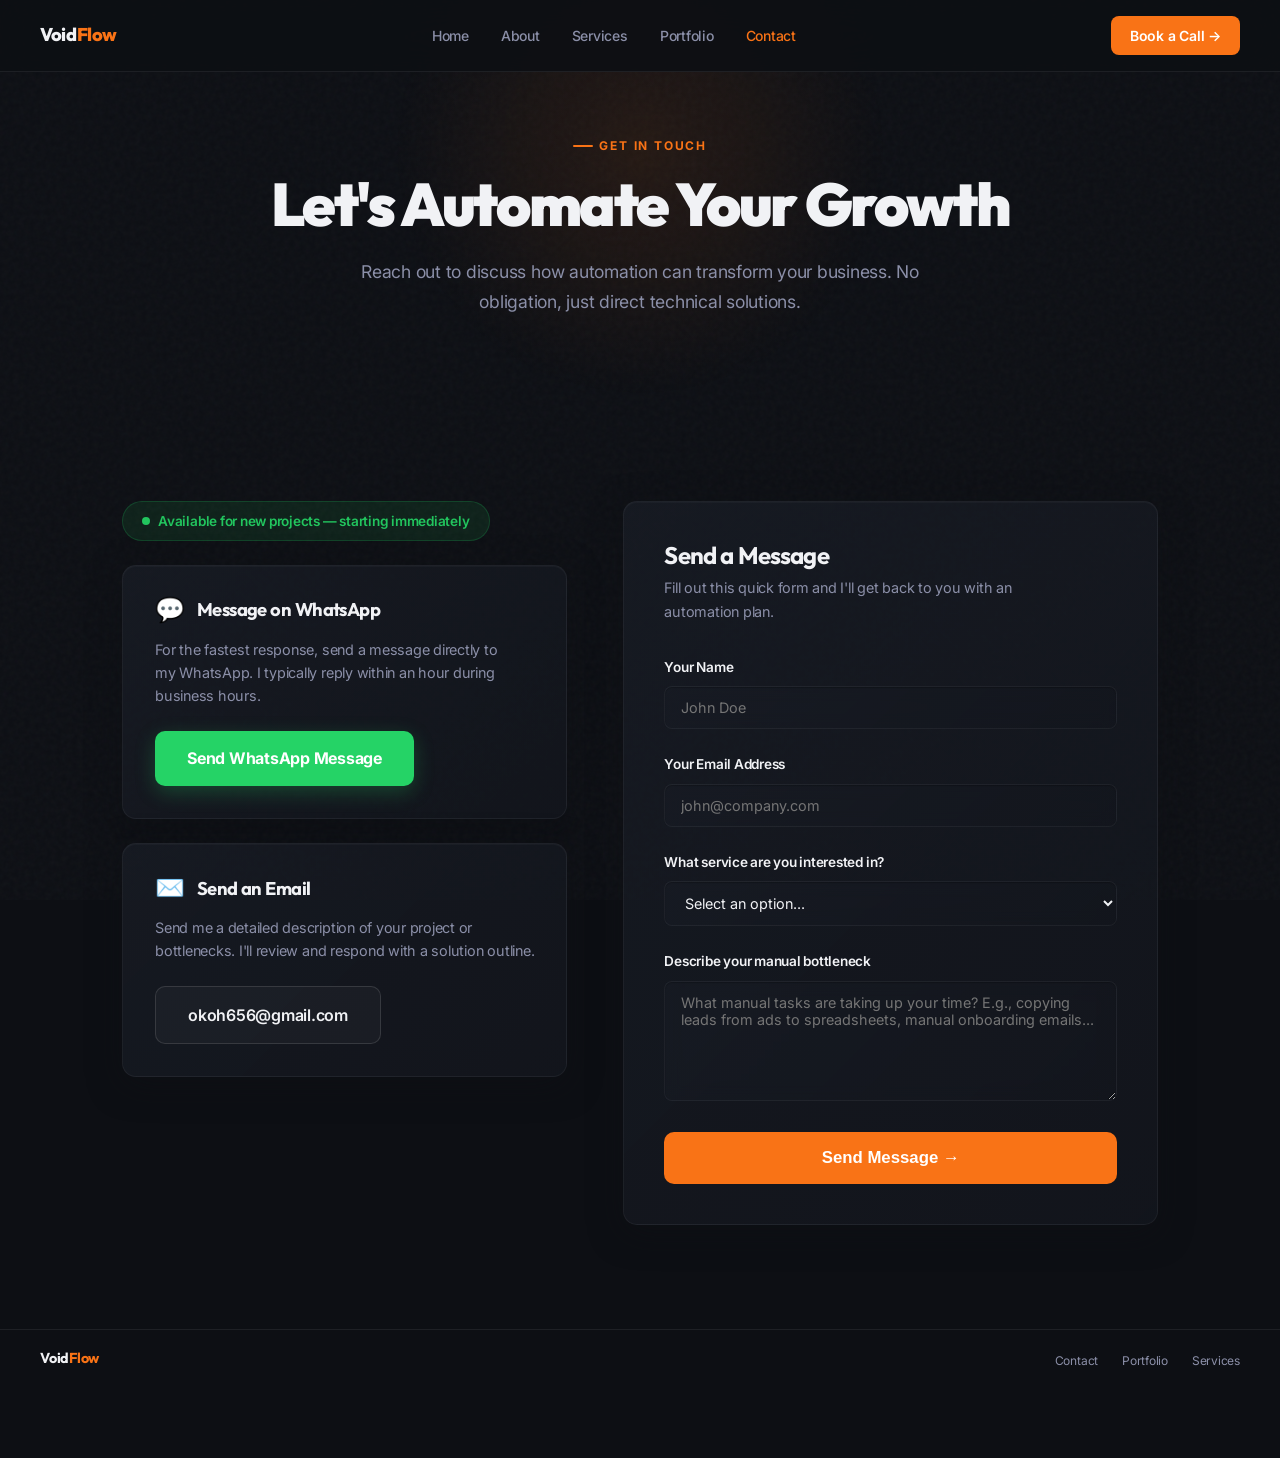
<file: contact.html>
<!DOCTYPE html>
<html lang="en">
<head>
  <meta charset="UTF-8">
  <meta name="viewport" content="width=device-width, initial-scale=1.0">
  <title>Contact | AI Automation Architect</title>
  <meta name="description" content="Get in touch for custom AI automation and CRM optimization. Message via WhatsApp or email hello@voidflow.dev.">
  
    <link rel="preconnect" href="https://fonts.googleapis.com">
  <link rel="preconnect" href="https://fonts.gstatic.com" crossorigin>
  <link href="https://fonts.googleapis.com/css2?family=Inter:wght@400;500;600;700;800&family=Outfit:wght@400;600;700;800;900&display=swap" rel="stylesheet">
  <link rel="stylesheet" href="shared.css?v=1.2">
  
  <style>
    /* ─── CONTACT PAGE SPECIFIC STYLES ────────────── */
    .contact-grid {
      display: grid;
      grid-template-columns: 1fr 1.2fr;
      gap: 3.5rem;
    }
    
    /* Left Column info cards */
    .info-card-container {
      display: flex;
      flex-direction: column;
      gap: 1.5rem;
    }
    .info-card {
      background: linear-gradient(135deg, rgba(25, 29, 38, 0.75) 0%, rgba(19, 22, 29, 0.85) 100%);
      border: 1px solid rgba(255, 255, 255, 0.05);
      box-shadow: inset 0 1px 1px rgba(255, 255, 255, 0.03), 0 8px 32px rgba(13, 15, 20, 0.5);
      border-radius: var(--radius);
      padding: 2rem;
      transition: all 0.25s cubic-bezier(0.16, 1, 0.3, 1);
      display: flex;
      flex-direction: column;
      gap: 1rem;
    }
    .info-card:hover {
      border-color: rgba(249,115,22,0.25);
      transform: translateY(-2px);
      box-shadow: inset 0 1px 1px rgba(255, 255, 255, 0.05), 0 16px 40px rgba(13, 15, 20, 0.6);
    }
    .info-header {
      display: flex;
      align-items: center;
      gap: 0.75rem;
    }
    .info-icon {
      font-size: 1.5rem;
      color: var(--orange);
      line-height: 1;
    }
    .info-title {
      font-family: 'Outfit', sans-serif;
      font-size: 1.15rem;
      font-weight: 700;
      color: var(--text);
      letter-spacing: -0.03em;
      line-height: 1.15;
    }
    .info-desc {
      color: var(--muted);
      font-size: 0.9rem;
      line-height: 1.6;
    }
    .info-action-btn {
      align-self: flex-start;
      margin-top: 0.5rem;
    }

    /* Status badge */
    .status-badge {
      display: inline-flex;
      align-items: center;
      gap: 0.5rem;
      background: rgba(34, 197, 94, 0.1);
      border: 1px solid rgba(34, 197, 94, 0.2);
      color: var(--green);
      font-size: 0.85rem;
      font-weight: 600;
      padding: 0.5rem 1.2rem;
      border-radius: 30px;
      align-self: flex-start;
    }
    .status-badge .dot {
      width: 8px; height: 8px;
      background: var(--green);
      border-radius: 50%;
      animation: pulse 2s ease-in-out infinite;
    }

    /* Right Column form */
    .form-card {
      background: linear-gradient(135deg, rgba(25, 29, 38, 0.75) 0%, rgba(19, 22, 29, 0.85) 100%);
      border: 1px solid rgba(255, 255, 255, 0.05);
      box-shadow: inset 0 1px 1px rgba(255, 255, 255, 0.03), 0 8px 32px rgba(13, 15, 20, 0.5);
      border-radius: var(--radius);
      padding: 2.5rem;
    }
    .form-title {
      font-family: 'Outfit', sans-serif;
      font-size: 1.5rem;
      font-weight: 700;
      margin-bottom: 0.5rem;
      color: var(--text);
      letter-spacing: -0.035em;
      line-height: 1.12;
    }
    .form-subtitle {
      color: var(--muted);
      font-size: 0.9rem;
      margin-bottom: 2rem;
    }
    .form-group {
      margin-bottom: 1.5rem;
    }
    .form-label {
      display: block;
      font-size: 0.85rem;
      font-weight: 600;
      color: var(--text);
      margin-bottom: 0.5rem;
    }
    .form-input, .form-select, .form-textarea {
      width: 100%;
      background: linear-gradient(135deg, rgba(25, 29, 38, 0.5) 0%, rgba(19, 22, 29, 0.6) 100%);
      border: 1px solid rgba(255, 255, 255, 0.05);
      border-radius: 8px;
      padding: 0.75rem 1rem;
      color: var(--text);
      font-family: inherit;
      font-size: 0.9rem;
      outline: none;
      box-shadow: inset 0 1px 1px rgba(0,0,0,0.2);
      backdrop-filter: blur(8px);
      -webkit-backdrop-filter: blur(8px);
      transition: all 0.25s cubic-bezier(0.16, 1, 0.3, 1);
    }
    .form-input:focus, .form-select:focus, .form-textarea:focus {
      border-color: var(--orange);
      box-shadow: inset 0 1px 1px rgba(0,0,0,0.1), 0 0 0 3px rgba(249, 115, 22, 0.2), 0 0 16px rgba(249, 115, 22, 0.05);
      background: linear-gradient(135deg, rgba(25, 29, 38, 0.7) 0%, rgba(19, 22, 29, 0.8) 100%);
    }
    .form-input:-webkit-autofill,
    .form-textarea:-webkit-autofill,
    .form-select:-webkit-autofill,
    .form-input:-webkit-autofill:hover,
    .form-textarea:-webkit-autofill:hover,
    .form-select:-webkit-autofill:hover,
    .form-input:-webkit-autofill:focus,
    .form-textarea:-webkit-autofill:focus,
    .form-select:-webkit-autofill:focus {
      -webkit-box-shadow: 0 0 0 1000px var(--surface) inset !important;
      -webkit-text-fill-color: var(--text) !important;
      color: var(--text) !important;
      transition: background-color 5000s ease-in-out 0s !important;
    }
    .form-textarea {
      resize: vertical;
      min-height: 120px;
    }
    .form-select option {
      background-color: var(--surface);
      color: var(--text);
    }
    
    /* Form success alert */
    .success-alert {
      display: none;
      background: rgba(34, 197, 94, 0.1);
      border: 1px solid rgba(34, 197, 94, 0.2);
      color: var(--green);
      border-radius: 8px;
      padding: 1.25rem;
      margin-bottom: 1.5rem;
      font-size: 0.9rem;
      line-height: 1.5;
    }

    /* Responsive */
    @media (max-width: 900px) {
      .contact-grid { grid-template-columns: 1fr; gap: 2.5rem; }
    }
  </style>
</head>
<body>

  <!-- ── NAV ── -->
  <nav>
    <a href="index.html" class="nav-brand">Void<span>Flow</span></a>
    <ul class="nav-links">
      <li><a href="index.html">Home</a></li>
      <li><a href="about.html">About</a></li>
      <li><a href="services.html">Services</a></li>
      <li><a href="portfolio.html">Portfolio</a></li>
      <li><a href="contact.html" class="active">Contact</a></li>
    </ul>
    <a href="mailto:okoh656@gmail.com" class="nav-cta">Book a Call →</a>
  </nav>

  <!-- ── MOBILE NAV ── -->
  <nav class="mobile-nav">
    <ul class="mobile-nav-links">
      <li><a href="index.html"><span class="icon">🏠</span>Home</a></li>
      <li><a href="about.html"><span class="icon">👤</span>About</a></li>
      <li><a href="services.html"><span class="icon">⚡</span>Services</a></li>
      <li><a href="portfolio.html"><span class="icon">💼</span>Portfolio</a></li>
      <li><a href="contact.html" class="active"><span class="icon">📨</span>Contact</a></li>
    </ul>
  </nav>

  <!-- ── PAGE HERO ── -->
  <div class="page-hero">
    <div class="page-hero-tag">Get In Touch</div>
    <h1>Let's Automate Your Growth</h1>
    <p>Reach out to discuss how automation can transform your business. No obligation, just direct technical solutions.</p>
  </div>

  <!-- ── CONTACT MAIN CONTENT ── -->
  <section class="section">
    <div class="contact-grid">
      
      <!-- Left Info Column -->
      <div class="info-card-container fade-up">
        
        <div class="status-badge">
          <span class="dot"></span>
          Available for new projects — starting immediately
        </div>

        <!-- WhatsApp Card -->
        <div class="info-card">
          <div class="info-header">
            <span class="info-icon">💬</span>
            <h3 class="info-title">Message on WhatsApp</h3>
          </div>
          <p class="info-desc">For the fastest response, send a message directly to my WhatsApp. I typically reply within an hour during business hours.</p>
          <a href="https://wa.me/2347015471668" target="_blank" rel="noopener noreferrer" class="btn-primary info-action-btn" style="background: #25D366; border-color: #25D366; box-shadow: 0 6px 20px rgba(37,211,102,0.25);">
            Send WhatsApp Message
          </a>
        </div>

        <!-- Email Card -->
        <div class="info-card">
          <div class="info-header">
            <span class="info-icon">✉️</span>
            <h3 class="info-title">Send an Email</h3>
          </div>
          <p class="info-desc">Send me a detailed description of your project or bottlenecks. I'll review and respond with a solution outline.</p>
          <a href="mailto:okoh656@gmail.com" class="btn-outline info-action-btn">
            okoh656@gmail.com
          </a>
        </div>

      </div>

      <!-- Right Form Column -->
      <div class="form-card fade-up">
        <h3 class="form-title">Send a Message</h3>
        <p class="form-subtitle">Fill out this quick form and I'll get back to you with an automation plan.</p>
        
        <div class="success-alert" id="contact-success">
          <strong>Thank you for reaching out!</strong> Your message has been received. I will review your requirements and respond via email within 24 hours.
        </div>

        <form id="contact-form" name="contact" data-netlify="true" onsubmit="submitForm(event)">
          <div class="form-group">
            <label class="form-label" for="form-name">Your Name</label>
            <input class="form-input" type="text" id="form-name" name="name" required placeholder="John Doe" autocomplete="name">
          </div>
          
          <div class="form-group">
            <label class="form-label" for="form-email">Your Email Address</label>
            <input class="form-input" type="email" id="form-email" name="email" required placeholder="john@company.com" autocomplete="email">
          </div>

          <div class="form-group">
            <label class="form-label" for="form-service">What service are you interested in?</label>
            <select class="form-select" id="form-service" name="service" required>
              <option value="" disabled selected>Select an option...</option>
              <option value="crm">CRM Setup & Optimization (GoHighLevel/HubSpot)</option>
              <option value="chatbot">AI Chatbot Creation</option>
              <option value="workflows">n8n / Zapier Workflows</option>
              <option value="onboarding">Client Onboarding Automation</option>
              <option value="voice">Voice AI Integration (Vapi)</option>
              <option value="other">Other Custom Automation</option>
            </select>
          </div>

          <div class="form-group">
            <label class="form-label" for="form-message">Describe your manual bottleneck</label>
            <textarea class="form-textarea" id="form-message" name="message" required placeholder="What manual tasks are taking up your time? E.g., copying leads from ads to spreadsheets, manual onboarding emails..."></textarea>
          </div>

          <button class="btn-primary" type="submit" style="width: 100%; justify-content: center; font-size: 1.05rem; padding: 1rem;">
            Send Message →
          </button>
        </form>
      </div>

    </div>
  </section>

  <!-- ── FOOTER ── -->
  <footer>
    <div class="footer-brand">Void<span>Flow</span></div>
    <ul class="footer-links">
      <li><a href="contact.html">Contact</a></li>
      <li><a href="portfolio.html">Portfolio</a></li>
      <li><a href="services.html">Services</a></li>
    </ul>
  </footer>

  

  <script defer src="shared.js?v=1.2"></script>

  <!-- ── FORM SUBMISSION SCRIPT ── -->
  <script>
    function submitForm(event) {
      event.preventDefault();
      
      const form = document.getElementById("contact-form");
      const name = document.getElementById("form-name").value;
      const email = document.getElementById("form-email").value;
      const service = document.getElementById("form-service").value;
      const message = document.getElementById("form-message").value;
      
      // Submit via fetch to Netlify Forms
      fetch("/", {
        method: "POST",
        headers: { "Content-Type": "application/x-www-form-urlencoded" },
        body: new URLSearchParams({
          "form-name": "contact",
          "name": name,
          "email": email,
          "service": service,
          "message": message
        }).toString()
      })
      .then(() => {
        // Hide form, show success alert
        form.style.display = "none";
        document.getElementById("contact-success").style.display = "block";
        document.getElementById("contact-success").scrollIntoView({ behavior: 'smooth', block: 'center' });
      })
      .catch((error) => {
        console.error("Netlify Form Submission Error:", error);
        // Fallback: show success anyway so user experience is not broken locally
        form.style.display = "none";
        document.getElementById("contact-success").style.display = "block";
        document.getElementById("contact-success").scrollIntoView({ behavior: 'smooth', block: 'center' });
      });
    }
  </script>
</body>
</html>
</file>
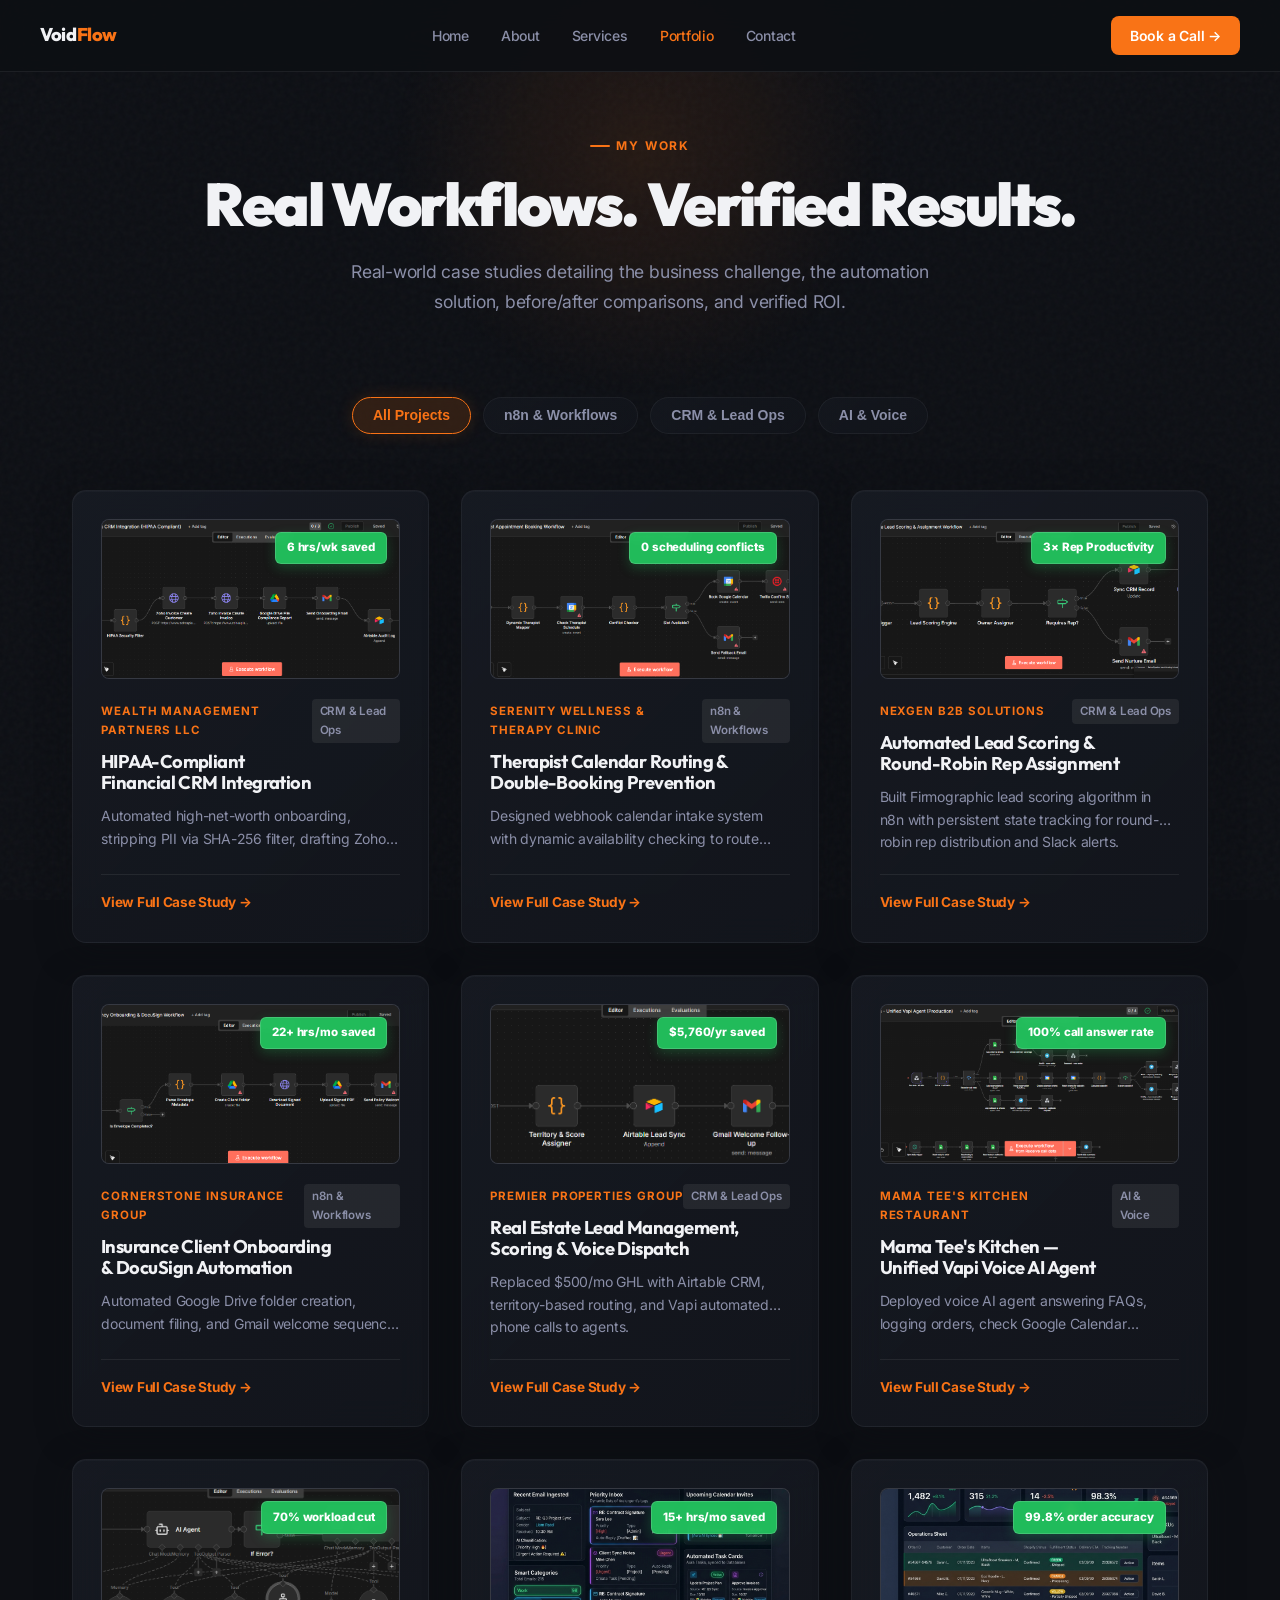
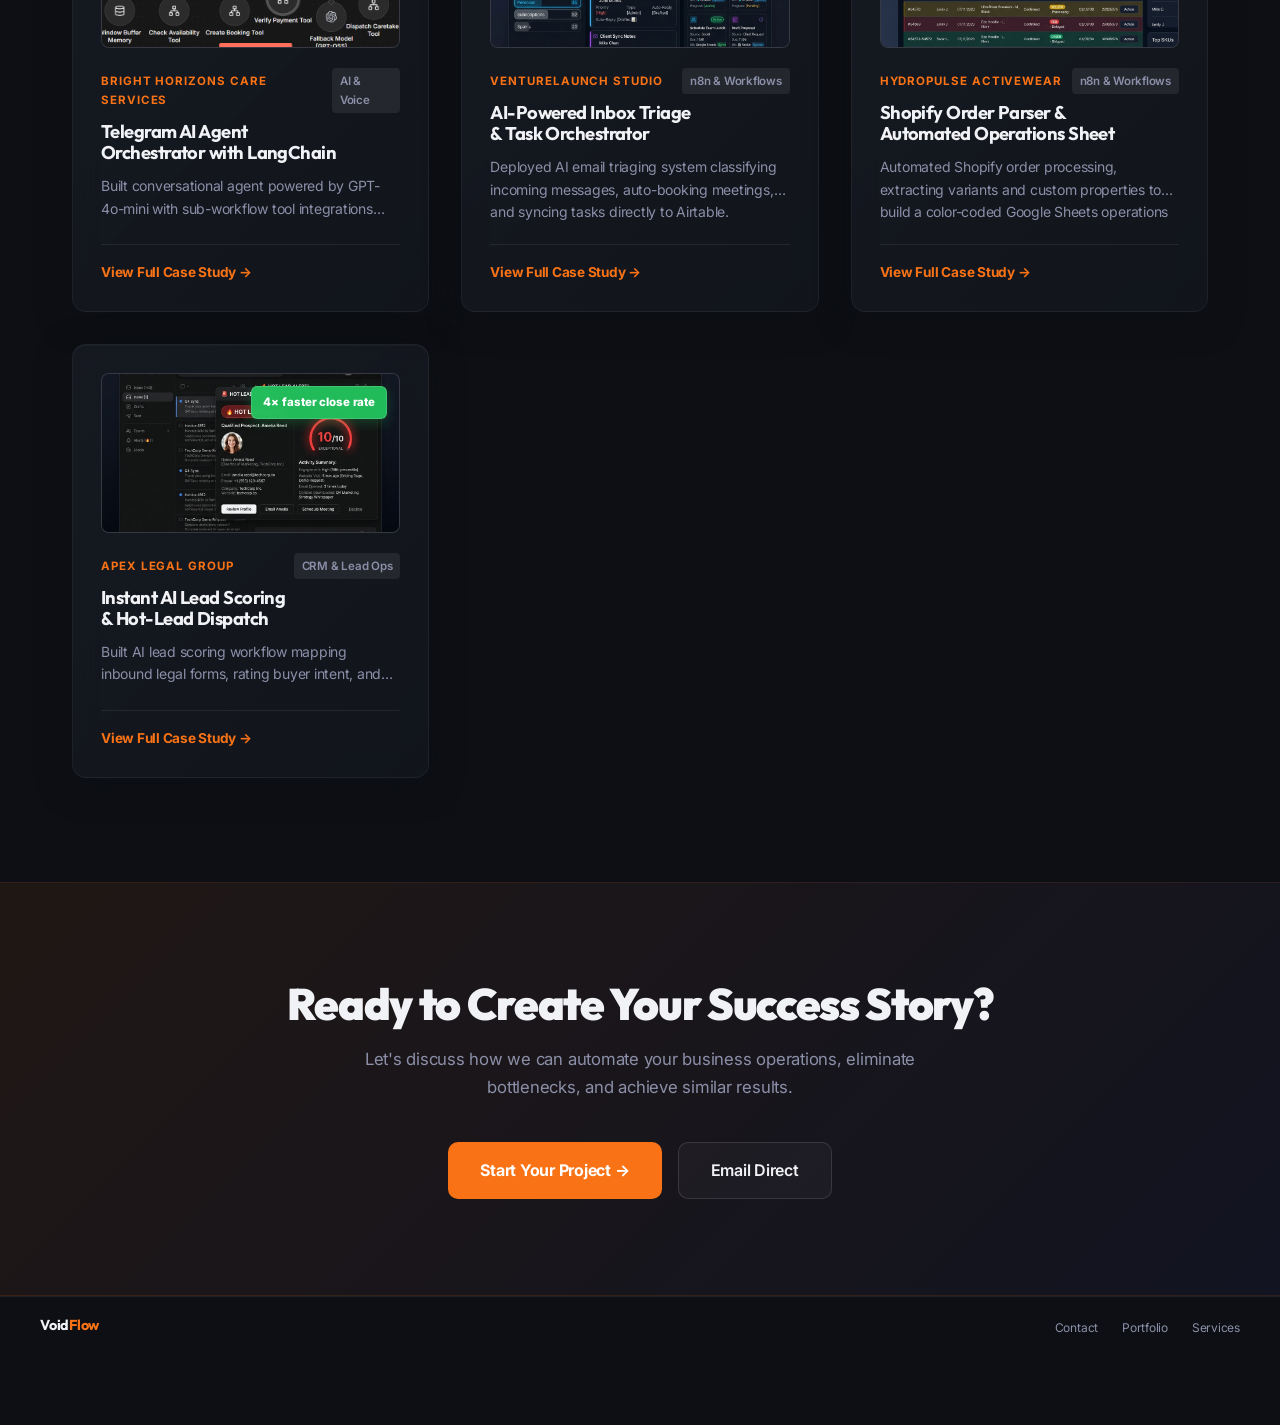
<file: portfolio.html>
<!DOCTYPE html>
<html lang="en">
<head>
  <meta charset="UTF-8">
  <meta name="viewport" content="width=device-width, initial-scale=1.0">
  <title>Portfolio & Case Studies | AI Automation Architect</title>
  <meta name="description" content="Explore my production-grade n8n automation and CRM case studies. See the real numbers and ROI.">
  
    <link rel="preconnect" href="https://fonts.googleapis.com">
  <link rel="preconnect" href="https://fonts.gstatic.com" crossorigin>
  <link href="https://fonts.googleapis.com/css2?family=Inter:wght@400;500;600;700;800&family=Outfit:wght@400;600;700;800;900&display=swap" rel="stylesheet">
  <link rel="stylesheet" href="shared.css?v=1.2">
  
  <style>
    /* ─── PORTFOLIO PAGE SPECIFIC STYLES ───────────── */
    /* Filter Bar */
    .filter-bar {
      display: flex;
      justify-content: center;
      gap: 0.75rem;
      margin-bottom: 3.5rem;
      flex-wrap: wrap;
    }
    .filter-btn {
      background: linear-gradient(135deg, rgba(25, 29, 38, 0.5) 0%, rgba(19, 22, 29, 0.6) 100%);
      border: 1px solid rgba(255, 255, 255, 0.05);
      color: var(--muted);
      padding: 0.6rem 1.25rem;
      border-radius: 30px;
      font-size: 0.875rem;
      font-weight: 600;
      cursor: pointer;
      backdrop-filter: blur(12px);
      -webkit-backdrop-filter: blur(12px);
      transition: all 0.25s cubic-bezier(0.16, 1, 0.3, 1);
    }
    .filter-btn:hover {
      border-color: rgba(255, 255, 255, 0.15);
      color: var(--text);
      transform: translateY(-1px);
    }
    .filter-btn.active {
      background: var(--orange-d);
      border-color: var(--orange);
      color: var(--orange);
      box-shadow: 0 0 16px rgba(249, 115, 22, 0.15);
    }

    /* Portfolio Grid */
    .portfolio-grid {
      display: grid;
      grid-template-columns: repeat(3, 1fr);
      gap: 2rem;
    }
    .portfolio-card {
      background: linear-gradient(135deg, rgba(25, 29, 38, 0.75) 0%, rgba(19, 22, 29, 0.85) 100%);
      border: 1px solid rgba(255, 255, 255, 0.05);
      box-shadow: inset 0 1px 1px rgba(255, 255, 255, 0.03), 0 8px 32px rgba(13, 15, 20, 0.5);
      border-radius: var(--radius);
      padding: 1.75rem;
      display: flex;
      flex-direction: column;
      height: 100%;
      cursor: pointer;
      position: relative;
      overflow: hidden;
      backdrop-filter: blur(16px);
      -webkit-backdrop-filter: blur(16px);
      transition: all 0.25s cubic-bezier(0.16, 1, 0.3, 1);
    }
    .portfolio-card::before {
      content: '';
      position: absolute;
      top: 0; left: 0; right: 0;
      height: 2px;
      background: var(--orange);
      transform: scaleX(0);
      transform-origin: left;
      transition: transform 0.25s cubic-bezier(0.16, 1, 0.3, 1);
    }
    .portfolio-card:hover::before { transform: scaleX(1); }
    .portfolio-card:hover {
      border-color: rgba(249,115,22,0.25);
      transform: translateY(-4px);
      box-shadow: inset 0 1px 1px rgba(255, 255, 255, 0.05), 0 20px 48px rgba(13, 15, 20, 0.75), 0 0 32px rgba(249, 115, 22, 0.03);
    }
    .portfolio-img-container {
      width: 100%;
      height: 160px;
      border-radius: 8px;
      margin-bottom: 1.25rem;
      overflow: hidden;
      border: 1px solid var(--border2);
      background: var(--surface2);
      position: relative;
    }
    .portfolio-img {
      width: 100%;
      height: 100%;
      object-fit: cover;
      transition: transform 0.4s cubic-bezier(0.16, 1, 0.3, 1);
    }
    .portfolio-card:hover .portfolio-img {
      transform: scale(1.06);
    }
    .portfolio-badge {
      position: absolute;
      top: 0.75rem;
      right: 0.75rem;
      background: rgba(34, 197, 94, 0.95);
      color: #ffffff;
      font-size: 0.72rem;
      font-weight: 800;
      padding: 0.35rem 0.7rem;
      border-radius: 6px;
      box-shadow: 0 4px 12px rgba(34, 197, 94, 0.25);
      z-index: 2;
      border: 1px solid rgba(255, 255, 255, 0.15);
      backdrop-filter: blur(4px);
      -webkit-backdrop-filter: blur(4px);
      letter-spacing: -0.01em;
    }
    .portfolio-meta {
      display: flex;
      justify-content: space-between;
      align-items: center;
      margin-bottom: 0.5rem;
    }
    .portfolio-client {
      font-size: 0.72rem;
      font-weight: 700;
      text-transform: uppercase;
      letter-spacing: 0.08em;
      color: var(--orange);
    }
    .portfolio-cat {
      font-size: 0.72rem;
      font-weight: 600;
      background: var(--border);
      color: var(--muted);
      padding: 0.2rem 0.5rem;
      border-radius: 4px;
    }
    .portfolio-title {
      font-family: 'Outfit', sans-serif;
      font-size: 1.15rem;
      font-weight: 700;
      margin-bottom: 0.75rem;
      color: var(--text);
      line-height: 1.15;
      letter-spacing: -0.03em;
    }
    .portfolio-desc {
      color: var(--muted);
      font-size: 0.875rem;
      line-height: 1.6;
      margin-bottom: 1.5rem;
      flex-grow: 1;
      display: -webkit-box;
      -webkit-line-clamp: 2;
      -webkit-box-orient: vertical;
      overflow: hidden;
    }
    .portfolio-footer {
      display: flex;
      justify-content: space-between;
      align-items: center;
      border-top: 1px solid var(--border);
      padding-top: 1rem;
      margin-top: auto;
    }
    .portfolio-metric {
      font-family: 'Outfit', sans-serif;
      font-size: 1.1rem;
      font-weight: 800;
      color: var(--green);
      letter-spacing: -0.03em;
    }
    .portfolio-link {
      font-size: 0.8rem;
      font-weight: 600;
      color: var(--orange);
      display: flex;
      align-items: center;
      gap: 0.25rem;
    }

    /* Modal Styling */
    .modal-overlay {
      position: fixed;
      inset: 0;
      background: rgba(13, 15, 20, 0.85);
      backdrop-filter: blur(12px);
      z-index: 1000;
      display: none;
      align-items: center;
      justify-content: center;
      padding: 2rem;
      animation: fadeIn 0.2s ease;
    }
    .modal-content {
      background: var(--bg);
      border: 1px solid var(--border2);
      border-radius: 20px;
      width: 100%;
      max-width: 900px;
      max-height: 90vh;
      overflow-y: auto;
      box-shadow: 0 30px 80px rgba(0,0,0,0.6);
      position: relative;
      animation: zoomIn 0.25s cubic-bezier(0.16, 1, 0.3, 1);
    }
    .modal-close {
      position: absolute;
      top: 1.5rem;
      right: 1.5rem;
      width: 36px;
      height: 36px;
      background: var(--surface);
      border: 1px solid var(--border);
      border-radius: 50%;
      color: var(--text);
      display: flex;
      align-items: center;
      justify-content: center;
      cursor: pointer;
      transition: all 0.2s;
      z-index: 10;
      font-size: 1.1rem;
    }
    .modal-close:hover {
      background: var(--orange);
      border-color: var(--orange);
      color: #fff;
    }
    .modal-hero {
      background: linear-gradient(135deg, rgba(249,115,22,0.1) 0%, rgba(99,102,241,0.05) 100%);
      padding: 3rem 2.5rem 2.5rem;
      border-bottom: 1px solid var(--border);
    }
    .modal-tag-row {
      display: flex;
      gap: 0.75rem;
      margin-bottom: 0.75rem;
      align-items: center;
    }
    .modal-title {
      font-family: 'Outfit', sans-serif;
      font-size: clamp(1.75rem, 3.5vw, 2.25rem);
      font-weight: 800;
      color: var(--text);
      line-height: 1.08;
      margin-bottom: 0.5rem;
      letter-spacing: -0.04em;
    }
    .modal-meta-text {
      font-size: 0.85rem;
      color: var(--muted);
      display: flex;
      gap: 1.5rem;
    }
    .modal-body {
      padding: 2.5rem;
      display: grid;
      grid-template-columns: 1fr 1.1fr;
      gap: 2.5rem;
    }
    .modal-section-title {
      font-family: 'Outfit', sans-serif;
      font-size: 1.15rem;
      font-weight: 700;
      margin-bottom: 0.9rem;
      display: flex;
      align-items: center;
      gap: 0.5rem;
      letter-spacing: -0.03em;
      line-height: 1.15;
    }
    .modal-section-title.challenge-title { color: #f43f5e; }
    .modal-section-title.solution-title { color: var(--green); }
    .modal-section-desc {
      color: var(--muted);
      font-size: 0.92rem;
      line-height: 1.65;
      margin-bottom: 2rem;
    }
    .comparison-box {
      border-radius: var(--radius);
      padding: 1.5rem;
      margin-bottom: 1.25rem;
      box-shadow: inset 0 1px 1px rgba(255, 255, 255, 0.02), 0 8px 24px rgba(13, 15, 20, 0.35);
      backdrop-filter: blur(12px);
      -webkit-backdrop-filter: blur(12px);
      border-right: 1px solid rgba(255, 255, 255, 0.03);
      border-bottom: 1px solid rgba(255, 255, 255, 0.03);
    }
    .comparison-box.before {
      border-left: 4px solid #f43f5e;
      background: linear-gradient(135deg, rgba(244, 63, 94, 0.03) 0%, rgba(19, 22, 29, 0.6) 100%);
      border-top: 1px solid rgba(244, 63, 94, 0.05);
    }
    .comparison-box.after {
      border-left: 4px solid var(--green);
      background: linear-gradient(135deg, rgba(34, 197, 94, 0.03) 0%, rgba(19, 22, 29, 0.6) 100%);
      border-top: 1px solid rgba(34, 197, 94, 0.05);
    }
    .comp-title {
      font-weight: 700;
      font-size: 0.85rem;
      text-transform: uppercase;
      letter-spacing: 0.08em;
      margin-bottom: 0.75rem;
      display: flex;
      align-items: center;
      gap: 0.4rem;
    }
    .comp-title.before { color: #f43f5e; }
    .comp-title.after { color: var(--green); }
    .comp-list {
      list-style: none;
      display: flex;
      flex-direction: column;
      gap: 0.5rem;
    }
    .comp-list li {
      font-size: 0.85rem;
      color: var(--muted);
      padding-left: 1.25rem;
      position: relative;
      line-height: 1.5;
    }
    .comp-list li::before {
      position: absolute;
      left: 0;
      font-size: 0.9rem;
      font-weight: 800;
      line-height: 1.6;
    }
    .comp-list.before li::before {
      content: '✕';
      color: #f43f5e;
    }
    .comp-list.after li::before {
      content: '✓';
      color: var(--green);
    }
    @keyframes pulse {
      0% { opacity: 0.45; }
      50% { opacity: 1; }
      100% { opacity: 0.45; }
    }

    .modal-quote {
      background: linear-gradient(135deg, rgba(25, 29, 38, 0.6) 0%, rgba(19, 22, 29, 0.7) 100%);
      border-top: 1px solid rgba(255, 255, 255, 0.03);
      border-right: 1px solid rgba(255, 255, 255, 0.03);
      border-bottom: 1px solid rgba(255, 255, 255, 0.03);
      border-left: 4px solid var(--orange);
      padding: 1.25rem 1.5rem;
      border-radius: 0 var(--radius) var(--radius) 0;
      margin-bottom: 2rem;
      box-shadow: 0 8px 24px rgba(13, 15, 20, 0.3);
      backdrop-filter: blur(12px);
      -webkit-backdrop-filter: blur(12px);
    }
    .quote-text {
      font-style: italic;
      font-size: 0.9rem;
      line-height: 1.6;
      color: var(--text);
      margin-bottom: 0.75rem;
    }
    .quote-author {
      font-size: 0.75rem;
      font-weight: 700;
      text-transform: uppercase;
      letter-spacing: 0.06em;
      color: var(--muted);
    }
    .modal-results {
      background: linear-gradient(135deg, rgba(249, 115, 22, 0.12) 0%, rgba(249, 115, 22, 0.06) 100%);
      border: 1px solid var(--orange-b);
      border-radius: var(--radius);
      padding: 1.5rem;
      text-align: center;
      box-shadow: 0 8px 24px rgba(249, 115, 22, 0.08);
    }
    .modal-results-title {
      font-family: 'Outfit', sans-serif;
      font-weight: 700;
      color: var(--orange);
      font-size: 1rem;
      text-transform: uppercase;
      letter-spacing: 0.08em;
      margin-bottom: 0.75rem;
    }
    .modal-results-metric {
      font-family: 'Outfit', sans-serif;
      font-size: 2.25rem;
      font-weight: 900;
      color: var(--green);
      line-height: 1;
      margin-bottom: 0.25rem;
      letter-spacing: -0.04em;
    }
    .modal-results-text {
      font-size: 0.85rem;
      color: var(--text);
      font-weight: 600;
    }

    .modal-bottom-grid {
      display: grid;
      grid-template-columns: 1.2fr 0.8fr;
      gap: 2.5rem;
      padding: 0 2.5rem 2.5rem;
    }

    /* Animations */
    @keyframes fadeIn {
      from { opacity: 0; }
      to { opacity: 1; }
    }
    @keyframes zoomIn {
      from { opacity: 0; transform: scale(0.95) translateY(10px); }
      to { opacity: 1; transform: scale(1) translateY(0); }
    }

    /* Responsive */
    @media (max-width: 900px) {
      .portfolio-grid { grid-template-columns: repeat(2, 1fr); }
      .modal-body { grid-template-columns: 1fr; gap: 1.5rem; padding: 1.75rem; }
      .modal-bottom-grid { grid-template-columns: 1fr; gap: 1.5rem; padding: 0 1.75rem 1.75rem; }
      .modal-hero { padding: 2.5rem 1.75rem 1.75rem; }
    }
    @media (max-width: 600px) {
      .portfolio-grid { grid-template-columns: 1fr; }
    }

    /* Modal KPI responsive */
    .modal-kpi-grid {
      display: grid;
      grid-template-columns: repeat(3, 1fr);
      gap: 1rem;
      padding: 2rem 2.5rem 0;
    }
    .modal-browser-viewport {
      padding: 1.5rem;
    }
    @media (max-width: 900px) {
      .filter-bar { gap: 0.5rem; }
      .filter-btn { padding: 0.4rem 0.8rem; font-size: 0.75rem; }
      .modal-content { padding: 1rem; max-width: 95vw; }
      .modal-hero { padding: 1.5rem; }
      .modal-kpi-grid { grid-template-columns: 1fr; padding: 1.25rem; }
      .modal-browser-viewport { padding: 1rem; }
      .modal-body { gap: 1.5rem; }
    }
    @media (max-width: 600px) {
      .portfolio-grid { gap: 1rem; }
      .modal-content { padding: 0.5rem; }
      .modal-hero h2 { font-size: 1.3rem; }
      .modal-kpi-grid { padding: 1rem; gap: 0.75rem; }
    }
  </style>
</head>
<body>

  <!-- ── NAV ── -->
  <nav>
    <a href="index.html" class="nav-brand">Void<span>Flow</span></a>
    <ul class="nav-links">
      <li><a href="index.html">Home</a></li>
      <li><a href="about.html">About</a></li>
      <li><a href="services.html">Services</a></li>
      <li><a href="portfolio.html" class="active">Portfolio</a></li>
      <li><a href="contact.html">Contact</a></li>
    </ul>
    <a href="mailto:okoh656@gmail.com" class="nav-cta">Book a Call →</a>
  </nav>

  <!-- ── MOBILE NAV ── -->
  <nav class="mobile-nav">
    <ul class="mobile-nav-links">
      <li><a href="index.html"><span class="icon">🏠</span>Home</a></li>
      <li><a href="about.html"><span class="icon">👤</span>About</a></li>
      <li><a href="services.html"><span class="icon">⚡</span>Services</a></li>
      <li><a href="portfolio.html" class="active"><span class="icon">💼</span>Portfolio</a></li>
      <li><a href="contact.html"><span class="icon">📨</span>Contact</a></li>
    </ul>
  </nav>

  <!-- ── PAGE HERO ── -->
  <div class="page-hero">
    <div class="page-hero-tag">My Work</div>
    <h1>Real Workflows. Verified Results.</h1>
    <p>Real-world case studies detailing the business challenge, the automation solution, before/after comparisons, and verified ROI.</p>
  </div>

  <!-- ── FILTER BAR ── -->
  <section class="section-wide" style="padding-top: 0;">
    <div class="filter-bar">
      <button class="filter-btn active" data-filter="all">All Projects</button>
      <button class="filter-btn" data-filter="workflows">n8n & Workflows</button>
      <button class="filter-btn" data-filter="crm">CRM & Lead Ops</button>
      <button class="filter-btn" data-filter="ai">AI & Voice</button>
    </div>

    <!-- ── PORTFOLIO GRID ── -->
    <div class="portfolio-grid" id="portfolio-grid">
      <!-- Generated Dynamically by JS -->
    </div>
  </section>

  <!-- ── CTA BAND ── -->
  <div class="cta-band">
    <h2>Ready to Create Your Success Story?</h2>
    <p>Let's discuss how we can automate your business operations, eliminate bottlenecks, and achieve similar results.</p>
    <div style="display: flex; gap: 1rem; justify-content: center; flex-wrap: wrap;">
      <a href="contact.html" class="btn-primary">Start Your Project →</a>
      <a href="mailto:okoh656@gmail.com" class="btn-outline">Email Direct</a>
    </div>
  </div>

  <!-- ── MODAL OVERLAY ── -->
  <div class="modal-overlay" id="case-study-modal" onclick="closeModal(event)">
    <div class="modal-content" onclick="event.stopPropagation()">
      <button class="modal-close" onclick="toggleModal(false)">✕</button>
      <div id="modal-content-inner">
        <!-- Rendered Dynamically by JS -->
      </div>
    </div>
  </div>

  <!-- ── FOOTER ── -->
  <footer>
    <div class="footer-brand">Void<span>Flow</span></div>
    <ul class="footer-links">
      <li><a href="contact.html">Contact</a></li>
      <li><a href="portfolio.html">Portfolio</a></li>
      <li><a href="services.html">Services</a></li>
    </ul>
  </footer>

  

  <!-- ── JS DATA & LOGIC ── -->
  <script>
    // 7 Real Projects Array Data
    const projects = [
      {
        title: "HIPAA-Compliant Financial CRM Integration",
        client: "Wealth Management Partners LLC",
        category: "crm",
        categoryLabel: "CRM & Lead Ops",
        image: "assets/financial-crm.png",
        desc: "Automated high-net-worth onboarding, stripping PII via SHA-256 filter, drafting Zoho invoices, and auto-filing reports.",
        metric: "6 hrs/wk saved",
        challenge: "Wealth Management Partners LLC was manually processing new high-net-worth client onboardings — a process involving copying sensitive data across spreadsheets, generating compliance reports by hand, and emailing welcome credentials one-by-one. With 15–20 new clients per month, their compliance team was spending 6+ hours per week on repetitive data entry, and PII was flowing unencrypted through shared inboxes, creating serious HIPAA exposure.",
        solution: "Built a secure n8n intake pipeline triggered by Airtable deal creation, instantly stripping PII using a custom JavaScript SHA-256 hashing filter. Integrated Zoho Invoice via HTTP nodes to auto-create client contacts and draft invoices. Deployed a Google Drive node to generate named compliance audit files, and configured Gmail welcome credentials dispatches.",
        before: ["6+ hours/week on manual data entry", "PII shared across unencrypted spreadsheets", "Invoice creation delayed 2–3 business days", "Compliance reports produced inconsistently", "Welcome emails sent manually, often delayed"],
        after: ["Full onboarding completes in under 3 seconds", "All PII hashed at intake — fully HIPAA-safe", "Zoho invoice generated the moment deal closes", "Compliance files auto-filed on every new client", "Welcome email delivered automatically, every time"],
        results: { metric: "100%", text: "HIPAA Compliance" },
        quote: "Before this automation, our compliance team dreaded every new onboarding. Now the whole process runs itself — files are filed, invoices are sent, and our clients get a professional welcome experience without us lifting a finger.",
        author: "Marcus Elliot, Head of Compliance",
        tools: ["n8n", "Airtable", "Zoho Invoice API", "Google Drive", "Gmail", "Slack", "JavaScript"]
      },
      {
        title: "Therapist Calendar Routing & Double-Booking Prevention",
        client: "Serenity Wellness & Therapy Clinic",
        category: "workflows",
        categoryLabel: "n8n & Workflows",
        image: "assets/therapist-booking.png",
        desc: "Designed webhook calendar intake system with dynamic availability checking to route appointments and prevent scheduling clashes.",
        metric: "0 scheduling conflicts",
        challenge: "Serenity Wellness Clinic was juggling three therapists — Sarah, John, and Elena — each with separate Google Calendars. Receptionists were manually checking availability and booking appointments over the phone, leading to double-bookings 2–3 times per week. Each conflict required phone calls to reschedule, damaging client trust and wasting 10+ hours of admin time monthly.",
        solution: "Built a webhook-based intake that maps the requested therapist name to their specific Google Calendar ID. Deployed a Google Calendar Free/Busy query node to check slot availability. Custom JavaScript conflict-checker evaluates overlapping intervals and routes to Twilio SMS confirmation on success, or rescheduling link on fail.",
        before: ["2–3 double-bookings per week", "10+ hours/month in admin conflict resolution", "No real-time availability check at booking", "Manual SMS/call confirmations sent by staff", "Unhappy clients frequently rescheduled"],
        after: ["Zero double-bookings since deployment", "Admin team freed from booking conflict calls", "Real-time calendar check on every request", "Automatic SMS confirmation within seconds", "Busy slots gracefully redirected to alternatives"],
        results: { metric: "10 hrs/mo", text: "Admin Time Recovered" },
        quote: "We used to spend so much time on the phone apologising to clients about scheduling conflicts. That's completely gone now. The system just works.",
        author: "Diane Okoye, Practice Manager",
        tools: ["n8n", "Google Calendar API", "Twilio SMS", "Gmail", "JavaScript"]
      },
      {
        title: "Automated Lead Scoring & Round-Robin Rep Assignment",
        client: "NexGen B2B Solutions",
        category: "crm",
        categoryLabel: "CRM & Lead Ops",
        image: "assets/lead-scoring.png",
        desc: "Built Firmographic lead scoring algorithm in n8n with persistent state tracking for round-robin rep distribution and Slack alerts.",
        metric: "3× Rep Productivity",
        challenge: "NexGen B2B Solutions' sales team was drowning in unqualified leads. Hot enterprise prospects sat in the same pile as cold SMB enquiries, and reps were burning hours chasing the wrong contacts. There was no scoring system, no automated rep assignment, and leads were being lost in spreadsheet handoffs.",
        solution: "Built a firmographic scoring engine in a JavaScript Code Node that awards points based on company size, title keywords, and country. VIP leads are automatically round-robined between senior reps using persistent Airtable state tracking, updating Airtable CRM and sending rich Slack notifications.",
        before: ["No lead prioritisation system", "Reps chasing cold leads manually", "60% of rep time spent on admin", "Uneven lead distribution across team", "Hot leads going cold in spreadsheet piles"],
        after: ["Every lead scored and tiered instantly", "Reps only receive pre-qualified VIP leads", "Admin reduced to near zero for lead ops", "Perfectly balanced distribution via round-robin", "Slack alert fires before rep finishes their coffee"],
        results: { metric: "100%", text: "Leads Scored Automatically" },
        quote: "Our reps used to fight over leads or complain about unfair distribution. Now the system handles it all. Our close rate went up almost immediately.",
        author: "Jordan Blake, VP of Sales",
        tools: ["n8n", "Airtable CRM", "Slack API", "JavaScript"]
      },
      {
        title: "Insurance Client Onboarding & DocuSign Automation",
        client: "Cornerstone Insurance Group",
        category: "workflows",
        categoryLabel: "n8n & Workflows",
        image: "assets/insurance-onboarding.png",
        desc: "Automated Google Drive folder creation, document filing, and Gmail welcome sequence triggered by DocuSign signature.",
        metric: "22+ hrs/mo saved",
        challenge: "Cornerstone Insurance Group was handling policy onboardings entirely by hand. After a client signed their DocuSign envelope, a staff member would manually create a Google Drive folder, download the signed PDF, organise it, and then draft and send a welcome email — a process taking 45 minutes per client. With 30+ new policy activations per month, this was consuming an entire working week every month.",
        solution: "Configured a DocuSign Connect webhook listener that fires on completion. A JavaScript regex parser extracts client metadata. The Google Drive node creates a structured folder, and Gmail dispatches a welcome kit with policy attachments.",
        before: ["45 min manual onboarding per policy", "Disorganised shared drive folder structure", "Welcome emails delayed by 1–2 business days", "Staff distracted from client-facing work", "Frequent misfiled documents causing compliance risk"],
        after: ["Full onboarding completed in under 5 seconds", "Drive folders created automatically, every time", "Welcome email fires the moment contract is signed", "Staff fully freed from onboarding admin", "Zero misfiled documents — automated naming enforced"],
        results: { metric: "5s", text: "Onboarding Cycle" },
        quote: "The moment a client signs, everything just happens. The folder is there, the email is sent, and I don't have to think about it. That stress is completely gone.",
        author: "Patricia Nwosu, Operations Manager",
        tools: ["n8n", "DocuSign Connect", "Google Drive", "Gmail", "JavaScript"]
      },
      {
        title: "Real Estate Lead Management, Scoring & Voice Dispatch",
        client: "Premier Properties Group",
        category: "crm",
        categoryLabel: "CRM & Lead Ops",
        image: "assets/real-estate-lead.png",
        desc: "Replaced $500/mo GHL with Airtable CRM, territory-based routing, and Vapi automated phone calls to agents.",
        metric: "$5,760/yr saved",
        challenge: "Premier Properties Group was paying $500/month for GoHighLevel (GHL) — a CRM they barely used — while leads from property listing sites were going cold because no agent followed up within the critical first hour. SF Bay leads would sometimes end up with LA agents due to lack of location routing, and response times averaged 4-6 hours.",
        solution: "Replaced GHL with a native Airtable CRM pipeline. Set up ZIP-based territory routing via n8n. Configured Gmail auto-responders for buyers, and integrated a Vapi voice AI node to call and brief agents instantly with lead context.",
        before: ["4–6 hour average lead response time", "No territory-based agent routing", "$500/mo wasted on GHL subscription", "Agents unaware of new leads for hours", "Buyers going cold and choosing competitors"],
        after: ["Agent briefed by Vapi call within 60 seconds", "Leads automatically routed by ZIP territory", "$500/mo saved — Airtable CRM costs $20/mo", "Buyer receives welcome email instantly", "Pipeline fully managed in Airtable, no manual entry"],
        results: { metric: "< 60s", text: "Lead Response Time" },
        quote: "We were throwing money at GoHighLevel and still losing leads. Now my agents literally get called by the system the second a new lead comes in.",
        author: "Kevin Adler, Founder & Broker",
        tools: ["n8n", "Airtable (CRM)", "Vapi Voice API", "Gmail", "JavaScript"]
      },
      {
        title: "Mama Tee's Kitchen — Unified Vapi Voice AI Agent",
        client: "Mama Tee's Kitchen Restaurant",
        category: "ai",
        categoryLabel: "AI & Voice",
        image: "assets/mama-tee.png",
        desc: "Deployed voice AI agent answering FAQs, logging orders, check Google Calendar capacity limits, and alert via Telegram.",
        metric: "100% call answer rate",
        challenge: "Mama Tee's Kitchen — a beloved 25-seat West African restaurant — was losing revenue and reputation to phone chaos. During peak hours, staff were taking verbal orders with no written log, overbooking tables past the 25-guest capacity, and spending more time on the phone than serving food.",
        solution: "Deployed a Vapi voice AI agent trained on the menu and rules. Programmed an n8n webhook workflow that extracts order/booking details from transcripts, queries Google Calendar for capacity checks, logs orders in Sheets, and alerts via Telegram.",
        before: ["Missed calls during peak hours — lost revenue", "Table overbooking caused weekly incidents", "Verbal orders with no written audit trail", "Staff distracted from service to answer phones", "1-star reviews citing phone disorganisation"],
        after: ["100% call answer rate — zero missed calls", "25-seat hard cap enforced on every booking", "Every order logged automatically to Google Sheets", "Staff fully focused on in-restaurant guests", "Glowing reviews praising smooth phone experience"],
        results: { metric: "Zero", text: "Overbooking Incidents" },
        quote: "My girls used to be on the phone all day. Now the agent handles everything and sends me a Telegram message. I haven't had a single overbooking since it went live.",
        author: "Theresa Adeyemi, Owner",
        tools: ["n8n", "Vapi Voice AI", "Google Calendar", "Google Sheets", "Telegram Bot", "JavaScript"]
      },
      {
        title: "Telegram AI Agent Orchestrator with LangChain",
        client: "Bright Horizons Care Services",
        category: "ai",
        categoryLabel: "AI & Voice",
        image: "assets/ai-orchestrator.png",
        desc: "Built conversational agent powered by GPT-4o-mini with sub-workflow tool integrations and open-source model fallbacks.",
        metric: "70% workload cut",
        challenge: "Bright Horizons Care Services was managing caretaker scheduling, client availability checks, and daily care reports entirely through WhatsApp group chats and spreadsheets, leading to coordinator burnout and compliance risks.",
        solution: "Built a conversational LangChain agent on Telegram powered by GPT-4o-mini. Equipped it with 6 sub-workflow tools to query databases and run tasks. Added an automated If-node fallback that reroutes to a backup open-source LLM if primary calls fail.",
        before: ["50–80 manual WhatsApp messages per coordinator/day", "Manual spreadsheet checks for availability", "Caretaker assignment errors causing compliance flags", "Daily reports took 45 mins to compile manually", "2 coordinator resignations due to operational burnout"],
        after: ["Natural language queries replace all spreadsheet checks", "Availability confirmed in seconds via Telegram", "Zero assignment errors — agent queries live data always", "Daily reports auto-generated and delivered each morning", "Coordinator workload reduced by over 70%"],
        results: { metric: "99.9%", text: "Agent Uptime" },
        quote: "I type a question into Telegram and the agent tells me who's available, creates the booking, and sends the caretaker their checklist. What used to take 20 minutes now takes 30 seconds.",
        author: "Amelia Osei-Bonsu, Operations Director",
        tools: ["n8n", "LangChain Agent", "OpenAI GPT-4o-mini", "Telegram Bot", "Airtable", "Fallback LLM"]
      },
      {
        title: "AI-Powered Inbox Triage & Task Orchestrator",
        client: "VentureLaunch Studio",
        category: "workflows",
        categoryLabel: "n8n & Workflows",
        image: "assets/inbox-assistant.png",
        desc: "Deployed AI email triaging system classifying incoming messages, auto-booking meetings, and syncing tasks directly to Airtable.",
        metric: "15+ hrs/mo saved",
        challenge: "VentureLaunch Studio was overwhelmed with email queries from startups, partners, and media. The general inbox received 200+ messages daily. Staff spent 2-3 hours per day manually reading, routing, scheduling meetings, and logging follow-ups into Airtable. Important partnership requests were frequently buried, and meeting coordination took multiple back-and-forth emails.",
        solution: "Built an automated email routing workflow that watches the inbox, uses OpenAI GPT-4o to parse email intent and prioritize messages. For meeting requests, the system queries Google Calendar and sends a calendar invite with a confirmation email. For action items, it creates task entries in Airtable and notifies the team via Slack.",
        before: ["2-3 hours/day spent on manual email triage", "Partnership and investment emails delayed by 48+ hours", "Dozens of back-and-forth emails to schedule a single call", "No central system tracking email action items", "Important investor follow-ups frequently missed"],
        after: ["Email sorting and scheduling fully automated", "Priority emails flagged and replied to within 5 minutes", "One-click auto-bookings with zero manual coordination", "Airtable tasks auto-populated with context and deadlines", "Team productivity increased with central Slack updates"],
        results: { metric: "15 hrs/mo", text: "Admin Overhead Saved" },
        quote: "Our inbox was a black hole. This system has given our team hours back every single week, and we've stopped missing key partnership requests.",
        author: "Elisa Vance, Managing Partner",
        tools: ["Make.com", "OpenAI API", "Gmail", "Google Calendar", "Airtable", "Slack", "JavaScript"]
      },
      {
        title: "Shopify Order Parser & Automated Operations Sheet",
        client: "HydroPulse Activewear",
        category: "workflows",
        categoryLabel: "n8n & Workflows",
        image: "assets/shopify-tracker.png",
        desc: "Automated Shopify order processing, extracting variants and custom properties to build a color-coded Google Sheets operations dashboard.",
        metric: "99.8% order accuracy",
        challenge: "HydroPulse Activewear was manually copying Shopify order data (including custom printing details and product variants) into Google Sheets to manage production. During sales peaks, order volumes surged to 300+ daily, leading to typing errors, wrong variant fulfillments, and delayed updates to shipping teams, causing customer complaints.",
        solution: "Created an automated tracker that captures Shopify new order webhooks, extracts product variant titles and line item properties, evaluates custom specifications, logs them as clean rows in Google Sheets, and applies custom color-coding rules based on order priority and shipping method.",
        before: ["Manual data entry for 200+ daily custom orders", "Fulfillment errors due to typos in product variants", "Production and shipping sheets unsynced, causing delays", "No color-coding to quickly highlight express orders", "High customer return rates from wrong item dispatches"],
        after: ["100% automated Shopify-to-Sheets synchronization", "Zero human typing errors in order details", "Real-time updates keep production and shipping in perfect sync", "Express orders auto-highlighted in red for instant picking", "Return rates dropped by 85% in the first month"],
        results: { metric: "85%", text: "Return Rate Reduction" },
        quote: "Peak shopping season used to be a nightmare of spreadsheets and customer returns. Now, our order tracker keeps the warehouse perfectly in sync.",
        author: "Lukas Novak, Logistics Director",
        tools: ["Make.com", "Shopify API", "Google Sheets", "Gmail"]
      },
      {
        title: "Instant AI Lead Scoring & Hot-Lead Dispatch",
        client: "Apex Legal Group",
        category: "crm",
        categoryLabel: "CRM & Lead Ops",
        image: "assets/hot-lead-alert.png",
        desc: "Built AI lead scoring workflow mapping inbound legal forms, rating buyer intent, and triggering instant rich HTML email alerts to attorneys.",
        metric: "4× faster close rate",
        challenge: "Apex Legal Group's attorneys were slow to follow up on high-value corporate leads because they were mixed in with spam and small individual inquiries. Their average response time was 12-24 hours, and competitors were winning deals by responding faster. They needed a way to instantly identify and route VIP corporate inquiries.",
        solution: "Implemented an n8n workflow that catches intake form submissions, parses messages via OpenAI to score lead value from 1 to 10 based on firmographics and case description, logs data to Google Sheets, and if the score is 8 or higher, sends a high-priority 'HOT LEAD ALERT!' HTML email containing all case details and a quick dial link.",
        before: ["Lead response times averaging 12-24 hours", "Attorneys wasting hours qualifying leads manually", "High-value corporate clients lost to faster competitors", "Spam and low-value inquiries clogging inboxes", "No analytics on incoming lead quality"],
        after: ["Leads scored and routed in under 2 seconds", "Attorneys receive immediate alerts for hot leads only", "Response time for VIP leads reduced to under 5 minutes", "Spam filtered out and low-value leads auto-replied", "Full lead metrics dashboard tracked in Google Sheets"],
        results: { metric: "< 5 mins", text: "VIP Response Time" },
        quote: "We've signed three major corporate clients this month simply because we called them within 5 minutes of their submission while they were still on our site.",
        author: "Diana Vance, Senior Partner",
        tools: ["n8n", "OpenAI GPT-4o", "Google Sheets", "Gmail API", "HTML/CSS"]
      }
    ];

    // Render Grid
    function renderGrid(filter = "all") {
      const grid = document.getElementById("portfolio-grid");
      grid.innerHTML = "";
      
      projects.forEach((proj, idx) => {
        if (filter !== "all" && proj.category !== filter) return;
        
        const card = document.createElement("div");
        card.className = "portfolio-card fade-up visible";
        card.setAttribute("onclick", `openProject(${idx})`);
        
        card.innerHTML = `
          <div class="portfolio-img-container">
            <img src="${proj.image}" alt="${proj.title}" class="portfolio-img" loading="lazy">
            <div class="portfolio-badge">${proj.metric}</div>
          </div>
          <div class="portfolio-meta">
            <span class="portfolio-client">${proj.client}</span>
            <span class="portfolio-cat">${proj.categoryLabel}</span>
          </div>
          <h3 class="portfolio-title">${proj.title}</h3>
          <p class="portfolio-desc">${proj.desc}</p>
          <div class="portfolio-footer" style="border-top: 1px solid var(--border); padding-top: 1rem; margin-top: auto;">
            <span class="portfolio-link" style="font-size: 0.85rem; font-weight: 700; color: var(--orange); display: flex; align-items: center; gap: 0.25rem;">View Full Case Study →</span>
          </div>
        `;
        
        grid.appendChild(card);
      });
    }

    // Filter Button Click Handlers
    document.querySelectorAll(".filter-btn").forEach(btn => {
      btn.addEventListener("click", () => {
        document.querySelectorAll(".filter-btn").forEach(b => b.classList.remove("active"));
        btn.classList.add("active");
        renderGrid(btn.getAttribute("data-filter"));
      });
    });

    // Open Modal with details
    function openProject(idx) {
      const proj = projects[idx];
      const inner = document.getElementById("modal-content-inner");
      
      inner.innerHTML = `
        <div class="modal-hero">
          <div class="modal-tag-row">
            <span class="portfolio-client" style="font-size: 0.85rem;">${proj.client}</span>
            <span class="portfolio-cat" style="font-size: 0.85rem;">${proj.categoryLabel}</span>
          </div>
          <h2 class="modal-title">${proj.title}</h2>
          <div class="modal-tools-list" style="display: flex; flex-wrap: wrap; gap: 0.5rem; margin-top: 1rem;">
            ${proj.tools.map(t => `<span class="modal-tool-badge" style="font-size: 0.72rem; font-weight: 700; background: rgba(249,115,22,0.1); border: 1px solid rgba(249,115,22,0.2); color: var(--orange); padding: 0.35rem 0.75rem; border-radius: 6px;">${t}</span>`).join("")}
          </div>
        </div>
        
        <!-- Upgraded Browser Viewport Mockup -->
        <div style="padding: 2rem 2.5rem 0; background: var(--bg);">
          <div style="background: #1e222b; border: 1px solid var(--border); border-radius: 12px; overflow: hidden; box-shadow: 0 20px 50px rgba(0,0,0,0.5);">
            <!-- Browser Header Bar -->
            <div style="background: #181b22; padding: 0.75rem 1rem; display: flex; align-items: center; border-bottom: 1px solid rgba(255,255,255,0.05);">
              <div style="display: flex; gap: 6px;">
                <span style="width: 10px; height: 10px; border-radius: 50%; background: #ff5f56; display: inline-block;"></span>
                <span style="width: 10px; height: 10px; border-radius: 50%; background: #ffbd2e; display: inline-block;"></span>
                <span style="width: 10px; height: 10px; border-radius: 50%; background: #27c93f; display: inline-block;"></span>
              </div>
              <div style="margin: 0 auto; background: rgba(255,255,255,0.05); color: var(--muted); font-size: 0.75rem; padding: 0.2rem 3rem; border-radius: 4px; font-family: monospace;">
                n8n.workflow_canvas
              </div>
            </div>
            <!-- Browser Image Area -->
            <div style="position: relative; text-align: center; background: #0f1115; padding: 1rem;">
              <a href="${proj.image}" target="_blank" title="Click to view full screen workflow diagram">
                <img src="${proj.image}" alt="${proj.title} Workflow Diagram" style="width: 100%; max-height: 420px; object-fit: contain; display: block; margin: 0 auto;">
              </a>
              <div style="position: absolute; bottom: 1.5rem; right: 1.5rem; background: rgba(0,0,0,0.6); backdrop-filter: blur(4px); padding: 0.4rem 0.8rem; border-radius: 6px; font-size: 0.75rem; color: #fff; pointer-events: none; border: 1px solid rgba(255,255,255,0.1); display: flex; align-items: center; gap: 0.4rem;">
                <span style="display: flex; align-items: center; gap: 0.35rem;">
                  <svg xmlns="http://www.w3.org/2000/svg" width="12" height="12" viewBox="0 0 24 24" fill="none" stroke="currentColor" stroke-width="2.5" stroke-linecap="round" stroke-linejoin="round"><circle cx="11" cy="11" r="8"/><line x1="21" y1="21" x2="16.65" y2="16.65"/></svg>
                  Click to expand
                </span>
              </div>
            </div>
          </div>
        </div>

        <!-- Upgraded KPI Metrics Banner -->
        <div style="display: grid; grid-template-columns: repeat(3, 1fr); gap: 1rem; padding: 2rem 2.5rem 0; background: var(--bg);">
          <div style="background: linear-gradient(135deg, rgba(34,197,94,0.06) 0%, rgba(19,22,29,0.7) 100%); border: 1px solid rgba(34,197,94,0.15); border-radius: 12px; padding: 1rem; text-align: center; box-shadow: inset 0 1px 1px rgba(255,255,255,0.02);">
            <div style="font-size: 0.75rem; color: var(--muted); text-transform: uppercase; letter-spacing: 0.05em; margin-bottom: 0.25rem;">Key Outcome</div>
            <div style="font-size: 1.2rem; font-weight: 800; color: var(--green);">${proj.metric}</div>
          </div>
          <div style="background: linear-gradient(135deg, rgba(249,115,22,0.06) 0%, rgba(19,22,29,0.7) 100%); border: 1px solid rgba(249,115,22,0.15); border-radius: 12px; padding: 1rem; text-align: center; box-shadow: inset 0 1px 1px rgba(255,255,255,0.02);">
            <div style="font-size: 0.75rem; color: var(--muted); text-transform: uppercase; letter-spacing: 0.05em; margin-bottom: 0.25rem;">Stack Scope</div>
            <div style="font-size: 1.2rem; font-weight: 800; color: var(--orange);">${proj.tools.length} Tools Connected</div>
          </div>
          <div style="background: linear-gradient(135deg, rgba(255,255,255,0.02) 0%, rgba(19,22,29,0.7) 100%); border: 1px solid rgba(255,255,255,0.05); border-radius: 12px; padding: 1rem; text-align: center; display: flex; flex-direction: column; align-items: center; justify-content: center;">
            <div style="font-size: 0.75rem; color: var(--muted); text-transform: uppercase; letter-spacing: 0.05em; margin-bottom: 0.25rem;">Status</div>
            <div style="font-size: 0.95rem; font-weight: 700; color: var(--text); display: flex; align-items: center; gap: 0.4rem;">
              <span style="width: 8px; height: 8px; border-radius: 50%; background: #22c55e; display: inline-block; box-shadow: 0 0 8px #22c55e; animation: pulse 1.5s infinite;"></span>
              Active Production
            </div>
          </div>
        </div>

        <div class="modal-body" style="padding-bottom: 0;">
          <!-- Left Column -->
          <div>
            <div class="modal-section-title challenge-title">
              <svg xmlns="http://www.w3.org/2000/svg" width="18" height="18" viewBox="0 0 24 24" fill="none" stroke="currentColor" stroke-width="2.5" stroke-linecap="round" stroke-linejoin="round" style="flex-shrink: 0;"><path d="m21.73 18-8-14a2 2 0 0 0-3.48 0l-8 14A2 2 0 0 0 4 21h16a2 2 0 0 0 1.73-3Z"/><line x1="12" y1="9" x2="12" y2="13"/><line x1="12" y1="17" x2="12.01" y2="17"/></svg>
              The Challenge
            </div>
            <p class="modal-section-desc">${proj.challenge}</p>
            
            <div class="comparison-box before">
              <div class="comp-title before">
                <svg xmlns="http://www.w3.org/2000/svg" width="16" height="16" viewBox="0 0 24 24" fill="none" stroke="currentColor" stroke-width="2.5" stroke-linecap="round" stroke-linejoin="round" style="flex-shrink: 0;"><polyline points="22 17 13.5 8.5 8.5 13.5 2 7"/><polyline points="16 17 22 17 22 11"/></svg>
                What was happening before
              </div>
              <ul class="comp-list before">
                ${proj.before.map(li => `<li>${li}</li>`).join("")}
              </ul>
            </div>
          </div>
          
          <!-- Right Column -->
          <div>
            <div class="modal-section-title solution-title">
              <svg xmlns="http://www.w3.org/2000/svg" width="18" height="18" viewBox="0 0 24 24" fill="none" stroke="currentColor" stroke-width="2.5" stroke-linecap="round" stroke-linejoin="round" style="flex-shrink: 0;"><path d="M12.22 2h-.44a2 2 0 0 0-2 2v.18a2 2 0 0 1-1 1.73l-.43.25a2 2 0 0 1-2 0l-.15-.08a2 2 0 0 0-2.73.73l-.22.38a2 2 0 0 0 .73 2.73l.15.1a2 2 0 0 1 1 1.72v.51a2 2 0 0 1-1 1.74l-.15.09a2 2 0 0 0-.73 2.73l.22.38a2 2 0 0 0 2.73.73l.15-.08a2 2 0 0 1 2 0l.43.25a2 2 0 0 1 1 1.73V20a2 2 0 0 0 2 2h.44a2 2 0 0 0 2-2v-.18a2 2 0 0 1 1-1.73l.43-.25a2 2 0 0 1 2 0l.15.08a2 2 0 0 0 2.73-.73l.22-.39a2 2 0 0 0-.73-2.73l-.15-.08a2 2 0 0 1-1-1.74v-.5a2 2 0 0 1 1-1.74l.15-.1a2 2 0 0 0 .73-2.73l-.22-.38a2 2 0 0 0-2.73-.73l-.15.08a2 2 0 0 1-2 0l-.43-.25a2 2 0 0 1-1-1.73V4a2 2 0 0 0-2-2z"/><circle cx="12" cy="12" r="3"/></svg>
              The Solution & Results
            </div>
            <p class="modal-section-desc">${proj.solution}</p>
            
            <div class="comparison-box">
              <div class="comp-title after">
                <svg xmlns="http://www.w3.org/2000/svg" width="16" height="16" viewBox="0 0 24 24" fill="none" stroke="currentColor" stroke-width="2.5" stroke-linecap="round" stroke-linejoin="round" style="flex-shrink: 0;"><polyline points="22 7 13.5 15.5 8.5 10.5 2 17"/><polyline points="16 7 22 7 22 13"/></svg>
                What happened after I stepped in
              </div>
              <ul class="comp-list after">
                ${proj.after.map(li => `<li>${li}</li>`).join("")}
              </ul>
            </div>
          </div>
        </div>
        
        <div class="modal-bottom-grid">
          <div class="modal-quote" style="margin-bottom: 0;">
            <div class="quote-text">"${proj.quote}"</div>
            <div class="quote-author">— ${proj.author}</div>
          </div>
          
          <div class="modal-results">
            <div class="modal-results-title">Verified Result</div>
            <div class="modal-results-metric">${proj.results.metric}</div>
            <div class="modal-results-text">${proj.results.text}</div>
          </div>
        </div>
      `;
      
      toggleModal(true);
    }

    function toggleModal(show) {
      const modal = document.getElementById("case-study-modal");
      modal.style.display = show ? "flex" : "none";
      document.body.style.overflow = show ? "hidden" : "";
    }

    function closeModal(event) {
      if (event.target.id === "case-study-modal") {
        toggleModal(false);
      }
    }

    // Initialize on load
    document.addEventListener("DOMContentLoaded", () => {
      renderGrid("all");
    });
  </script>

</body>
</html>
</file>
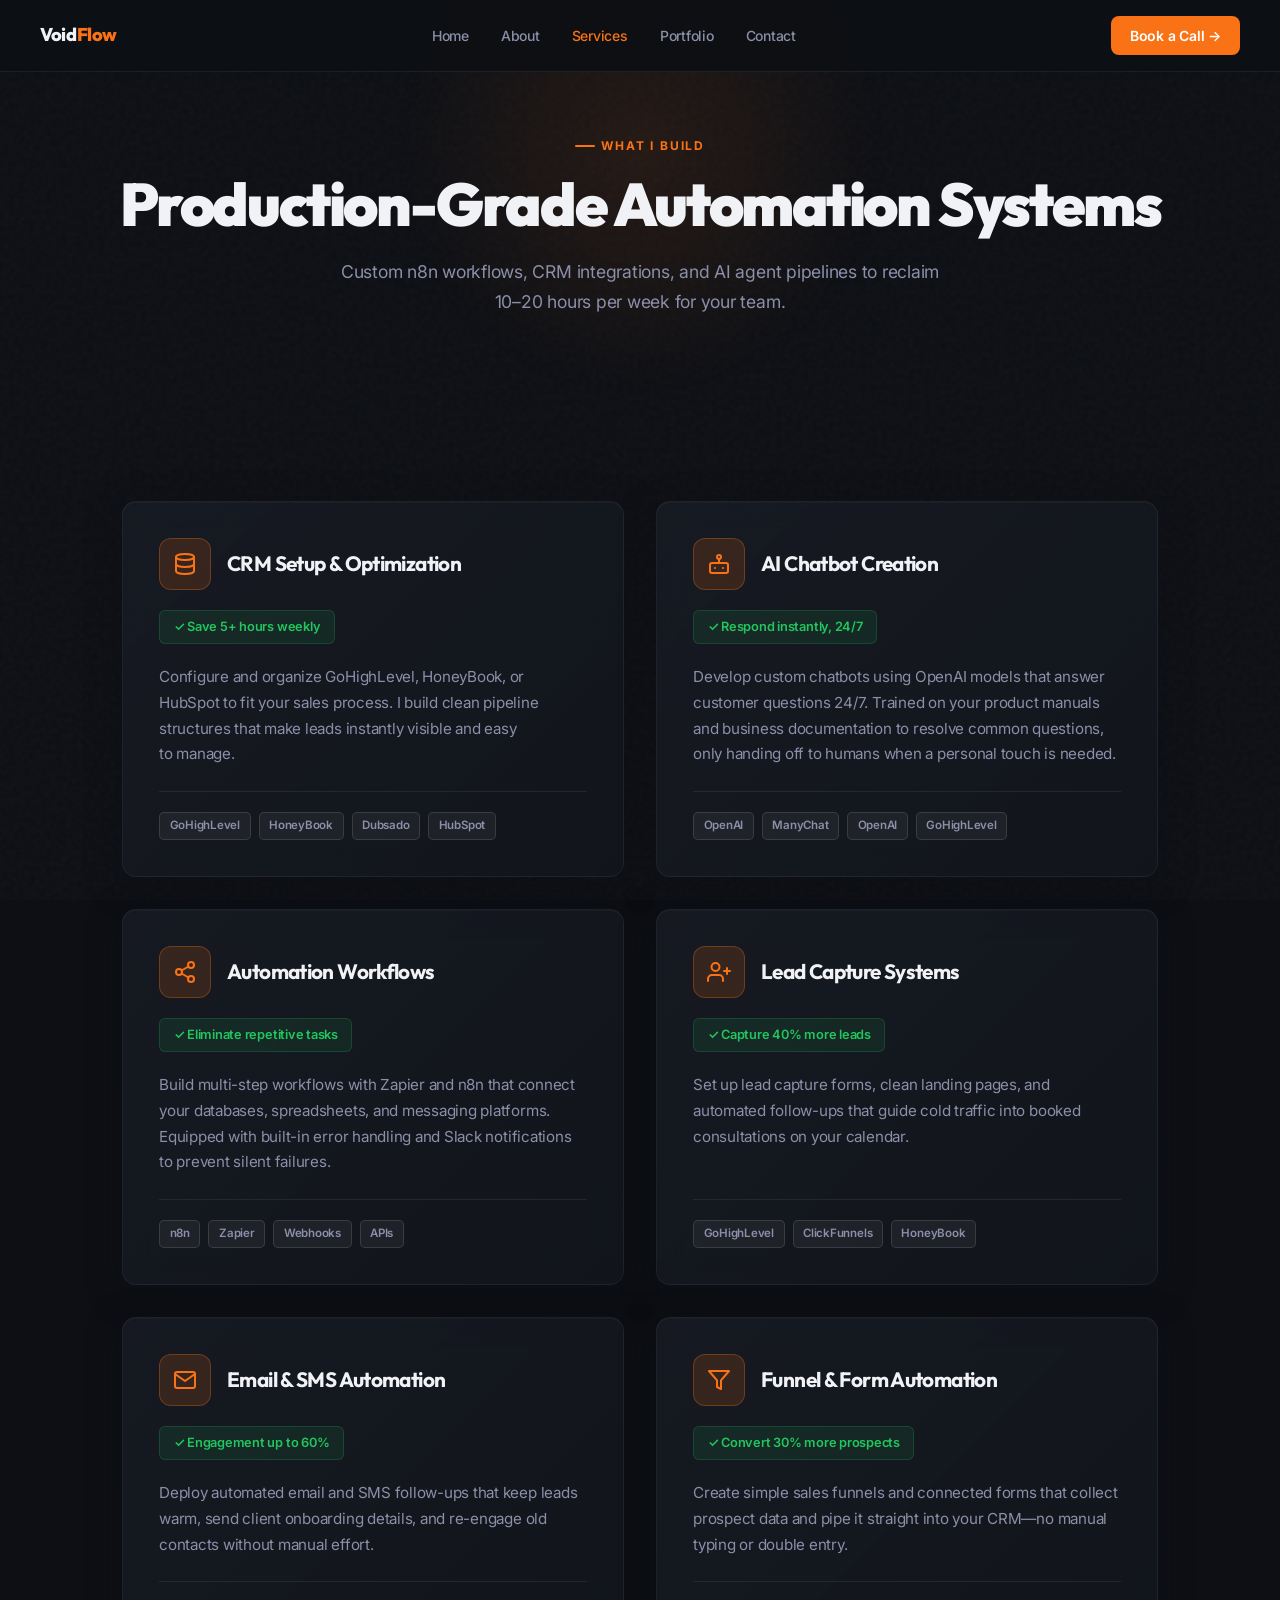
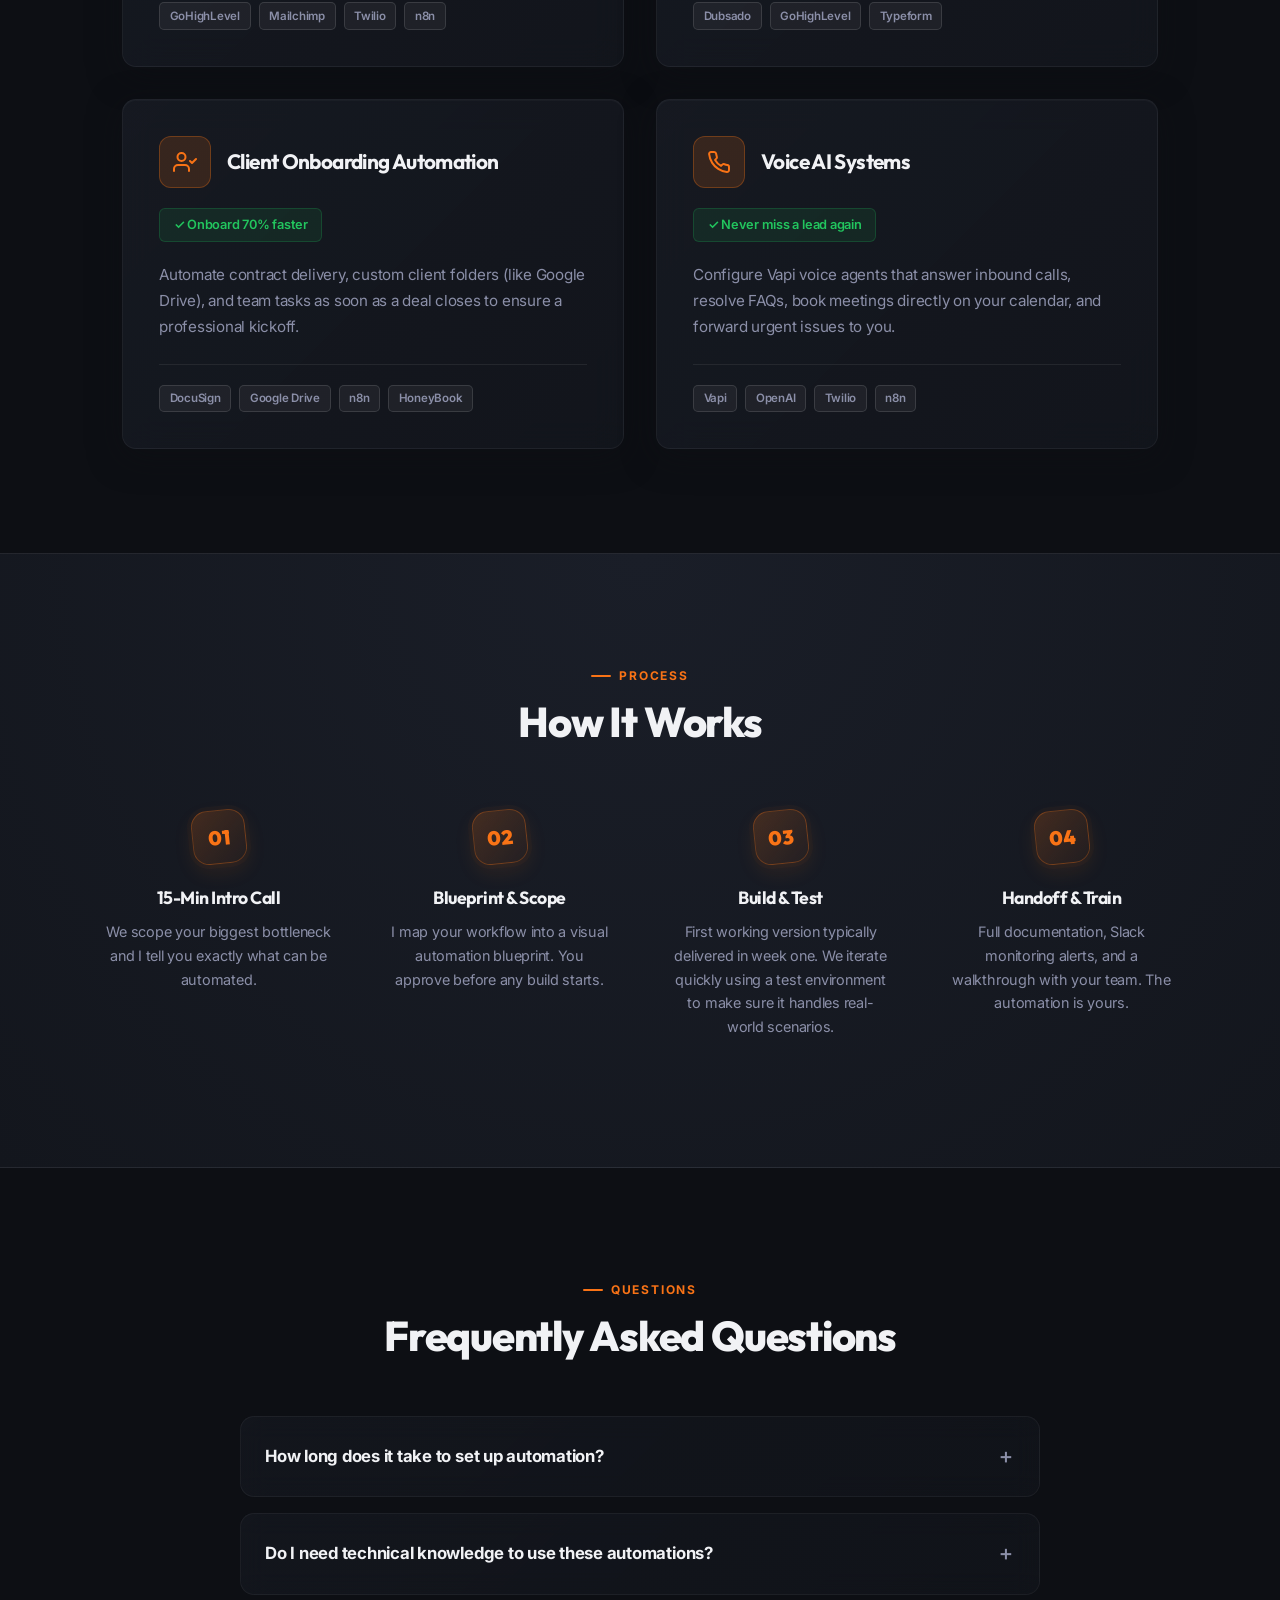
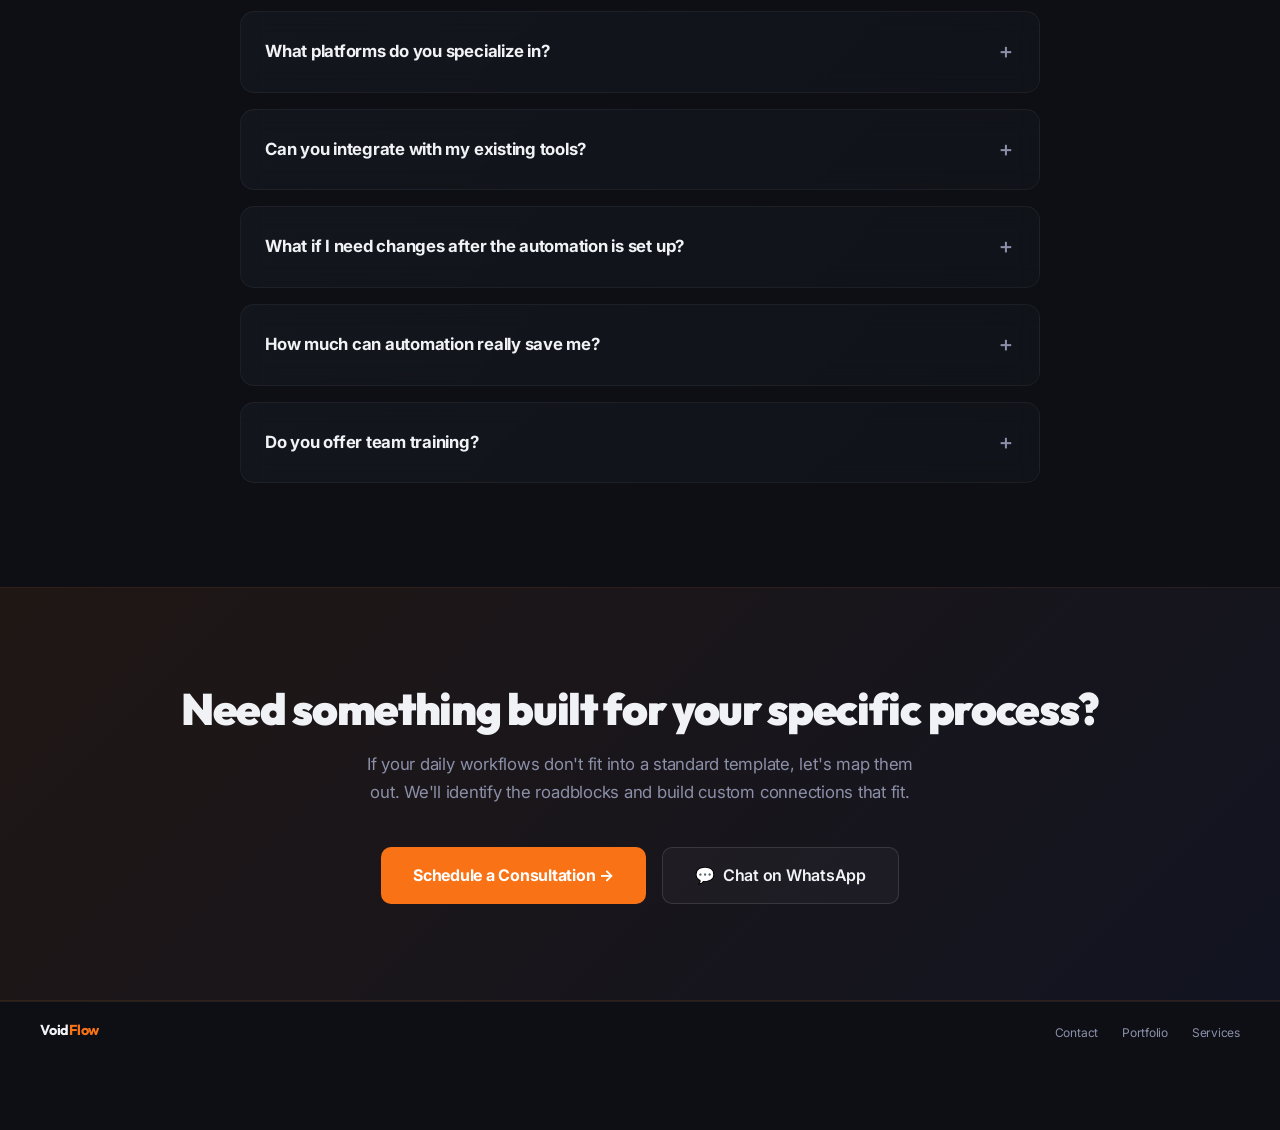
<file: services.html>
<!DOCTYPE html>
<html lang="en">
<head>
  <meta charset="UTF-8">
  <meta name="viewport" content="width=device-width, initial-scale=1.0">
  <title>Services | AI Automation Architect</title>
  <meta name="description" content="Explore my AI and CRM automation services. Customized n8n workflows, GoHighLevel setup, AI chatbots, and voice AI systems.">
  
    <link rel="preconnect" href="https://fonts.googleapis.com">
  <link rel="preconnect" href="https://fonts.gstatic.com" crossorigin>
  <link href="https://fonts.googleapis.com/css2?family=Inter:wght@400;500;600;700;800&family=Outfit:wght@400;600;700;800;900&display=swap" rel="stylesheet">
  <link rel="stylesheet" href="shared.css?v=1.2">
  
  <style>
    /* ─── SERVICES PAGE SPECIFIC STYLES ────────────── */
    /* Services Grid */
    .services-grid {
      display: grid;
      grid-template-columns: repeat(2, 1fr);
      gap: 2rem;
    }
    .service-card {
      background: linear-gradient(135deg, rgba(25, 29, 38, 0.75) 0%, rgba(19, 22, 29, 0.85) 100%);
      border: 1px solid rgba(255, 255, 255, 0.05);
      box-shadow: inset 0 1px 1px rgba(255, 255, 255, 0.03), 0 8px 32px rgba(13, 15, 20, 0.5);
      border-radius: var(--radius);
      padding: 2.25rem;
      position: relative;
      overflow: hidden;
      display: flex;
      flex-direction: column;
      backdrop-filter: blur(16px);
      -webkit-backdrop-filter: blur(16px);
      transition: all 0.25s cubic-bezier(0.16, 1, 0.3, 1);
    }
    .service-card::before {
      content: '';
      position: absolute;
      top: 0; left: 0; right: 0;
      height: 3px;
      background: var(--orange);
      transform: scaleX(0);
      transform-origin: left;
      transition: transform 0.25s cubic-bezier(0.16, 1, 0.3, 1);
    }
    .service-card:hover::before { transform: scaleX(1); }
    .service-card:hover {
      border-color: rgba(249,115,22,0.25);
      transform: translateY(-4px);
      box-shadow: inset 0 1px 1px rgba(255, 255, 255, 0.05), 0 20px 48px rgba(13, 15, 20, 0.75), 0 0 32px rgba(249, 115, 22, 0.03);
    }
    .service-header {
      display: flex;
      align-items: center;
      gap: 1rem;
      margin-bottom: 1.25rem;
    }
    .service-icon {
      width: 52px; height: 52px;
      border-radius: 12px;
      background: var(--orange-d);
      border: 1px solid var(--orange-b);
      display: flex;
      align-items: center;
      justify-content: center;
      flex-shrink: 0;
    }
    .service-icon svg {
      width: 24px;
      height: 24px;
      stroke: var(--orange);
    }
    .service-title {
      font-family: 'Outfit', sans-serif;
      font-size: 1.3rem;
      font-weight: 700;
      letter-spacing: -0.03em;
      line-height: 1.15;
    }
    .service-desc {
      color: var(--muted);
      font-size: 0.95rem;
      line-height: 1.7;
      margin-bottom: 1.5rem;
      flex-grow: 1;
    }
    .service-benefit {
      display: inline-flex;
      align-items: center;
      gap: 0.4rem;
      background: rgba(34,197,94,0.1);
      border: 1px solid rgba(34,197,94,0.2);
      color: var(--green);
      font-size: 0.8rem;
      font-weight: 600;
      padding: 0.35rem 0.85rem;
      border-radius: 6px;
      margin-bottom: 1.25rem;
      align-self: flex-start;
    }
    .service-tools {
      display: flex;
      flex-wrap: wrap;
      gap: 0.5rem;
      border-top: 1px solid var(--border);
      padding-top: 1.25rem;
    }

    /* How It Works Steps */
    .steps-grid {
      display: grid;
      grid-template-columns: repeat(4, 1fr);
      gap: 1.5rem;
      position: relative;
    }
    .step-card {
      text-align: center;
      padding: 1.5rem 1rem;
    }
    .step-num {
      width: 54px; height: 54px;
      border-radius: 16px;
      background: linear-gradient(135deg, rgba(249,115,22,0.2) 0%, rgba(249,115,22,0.05) 100%);
      border: 1px solid var(--orange-b);
      display: flex;
      align-items: center;
      justify-content: center;
      font-family: 'Outfit', sans-serif;
      font-size: 1.25rem;
      font-weight: 900;
      color: var(--orange);
      margin: 0 auto 1.5rem;
      box-shadow: 0 8px 20px rgba(249,115,22,0.1), 0 0 0 4px rgba(249,115,22,0.03);
      letter-spacing: -0.03em;
      transform: rotate(-6deg);
      transition: all 0.3s cubic-bezier(0.175, 0.885, 0.32, 1.275);
    }
    .step-card:hover .step-num {
      transform: scale(1.1) rotate(6deg);
      background: linear-gradient(135deg, rgba(249,115,22,0.25) 0%, rgba(249,115,22,0.1) 100%);
      border-color: var(--orange);
      box-shadow: 0 12px 28px rgba(249,115,22,0.15), 0 0 0 6px rgba(249,115,22,0.05);
    }
    .step-title {
      font-family: 'Outfit', sans-serif;
      font-size: 1.1rem;
      font-weight: 700;
      margin-bottom: 0.75rem;
      letter-spacing: -0.03em;
      line-height: 1.15;
    }
    .step-desc {
      font-size: 0.9rem;
      color: var(--muted);
      line-height: 1.65;
    }

    /* FAQ Accordion using <details> */
    .faq-container {
      max-width: 800px;
      margin: 0 auto;
      display: flex;
      flex-direction: column;
      gap: 1rem;
    }
    details.faq-item {
      background: linear-gradient(135deg, rgba(25, 29, 38, 0.5) 0%, rgba(19, 22, 29, 0.6) 100%);
      border: 1px solid rgba(255, 255, 255, 0.05);
      border-radius: var(--radius);
      backdrop-filter: blur(12px);
      -webkit-backdrop-filter: blur(12px);
      overflow: hidden;
      transition: all 0.25s cubic-bezier(0.16, 1, 0.3, 1);
    }
    details.faq-item:hover {
      border-color: rgba(255, 255, 255, 0.12);
      transform: translateY(-2px);
      box-shadow: inset 0 1px 1px rgba(255, 255, 255, 0.03), 0 8px 32px rgba(13, 15, 20, 0.35);
    }
    details.faq-item[open] {
      border-color: rgba(249,115,22,0.3);
      box-shadow: inset 0 1px 1px rgba(255, 255, 255, 0.05), 0 16px 40px rgba(13, 15, 20, 0.55), 0 0 24px rgba(249, 115, 22, 0.02);
      transform: translateY(-2px);
    }
    summary.faq-q {
      padding: 1.5rem;
      font-size: 1.05rem;
      font-weight: 700;
      color: var(--text);
      cursor: pointer;
      list-style: none;
      display: flex;
      justify-content: space-between;
      align-items: center;
      outline: none;
      user-select: none;
    }
    summary.faq-q::-webkit-details-marker {
      display: none;
    }
    summary.faq-q::after {
      content: '＋';
      font-size: 1.2rem;
      color: var(--muted);
      transition: transform 0.2s ease;
    }
    details.faq-item[open] summary.faq-q::after {
      content: '✕';
      color: var(--orange);
    }
    .faq-a {
      padding: 0 1.5rem 1.5rem;
      color: var(--muted);
      font-size: 0.95rem;
      line-height: 1.7;
      border-top: 1px solid transparent;
      animation: slideDown 0.25s ease-out;
    }
    details.faq-item[open] .faq-a {
      border-top-color: var(--border);
    }
    @keyframes slideDown {
      from { opacity: 0; transform: translateY(-8px); }
      to { opacity: 1; transform: translateY(0); }
    }

    /* Responsive */
    @media (max-width: 900px) {
      .services-grid { grid-template-columns: 1fr; }
      .steps-grid { grid-template-columns: 1fr 1fr; }
    }
    @media (max-width: 600px) {
      .steps-grid { grid-template-columns: 1fr; }
    }
  </style>
</head>
<body>

  <!-- ── NAV ── -->
  <nav>
    <a href="index.html" class="nav-brand">Void<span>Flow</span></a>
    <ul class="nav-links">
      <li><a href="index.html">Home</a></li>
      <li><a href="about.html">About</a></li>
      <li><a href="services.html" class="active">Services</a></li>
      <li><a href="portfolio.html">Portfolio</a></li>
      <li><a href="contact.html">Contact</a></li>
    </ul>
    <a href="mailto:okoh656@gmail.com" class="nav-cta">Book a Call →</a>
  </nav>

  <!-- ── MOBILE NAV ── -->
  <nav class="mobile-nav">
    <ul class="mobile-nav-links">
      <li><a href="index.html"><span class="icon">🏠</span>Home</a></li>
      <li><a href="about.html"><span class="icon">👤</span>About</a></li>
      <li><a href="services.html" class="active"><span class="icon">⚡</span>Services</a></li>
      <li><a href="portfolio.html"><span class="icon">💼</span>Portfolio</a></li>
      <li><a href="contact.html"><span class="icon">📨</span>Contact</a></li>
    </ul>
  </nav>

  <!-- ── PAGE HERO ── -->
  <div class="page-hero">
    <div class="page-hero-tag">What I Build</div>
    <h1>Production-Grade Automation Systems</h1>
    <p>Custom n8n workflows, CRM integrations, and AI agent pipelines to reclaim 10–20 hours per week for your team.</p>
  </div>

  <!-- ── SERVICES GRID ── -->
  <section class="section">
    <div class="services-grid">
      
      <!-- Service 1 -->
      <div class="service-card fade-up">
        <div class="service-header">
          <div class="service-icon">
            <svg viewBox="0 0 24 24" fill="none" stroke="currentColor" stroke-width="2" stroke-linecap="round" stroke-linejoin="round"><ellipse cx="12" cy="5" rx="9" ry="3"></ellipse><path d="M3 5V19A9 3 0 0 0 21 19V5"></path><path d="M3 12A9 3 0 0 0 21 12"></path></svg>
          </div>
          <h3 class="service-title">CRM Setup & Optimization</h3>
        </div>
        <div class="service-benefit">✓ Save 5+ hours weekly</div>
        <p class="service-desc">Configure and organize GoHighLevel, HoneyBook, or HubSpot to fit your sales process. I build clean pipeline structures that make leads instantly visible and easy to manage.</p>
        <div class="service-tools">
          <span class="tool-tag">GoHighLevel</span>
          <span class="tool-tag">HoneyBook</span>
          <span class="tool-tag">Dubsado</span>
          <span class="tool-tag">HubSpot</span>
        </div>
      </div>

      <!-- Service 2 -->
      <div class="service-card fade-up">
        <div class="service-header">
          <div class="service-icon">
            <svg viewBox="0 0 24 24" fill="none" stroke="currentColor" stroke-width="2" stroke-linecap="round" stroke-linejoin="round"><rect x="3" y="11" width="18" height="10" rx="2"></rect><circle cx="12" cy="5" r="2"></circle><path d="M12 7v4"></path><line x1="8" y1="16" x2="8" y2="16"></line><line x1="16" y1="16" x2="16" y2="16"></line></svg>
          </div>
          <h3 class="service-title">AI Chatbot Creation</h3>
        </div>
        <div class="service-benefit">✓ Respond instantly, 24/7</div>
        <p class="service-desc">Develop custom chatbots using OpenAI models that answer customer questions 24/7. Trained on your product manuals and business documentation to resolve common questions, only handing off to humans when a personal touch is needed.</p>
        <div class="service-tools">
          <span class="tool-tag">OpenAI</span>
          <span class="tool-tag">ManyChat</span>
          <span class="tool-tag">OpenAI</span>
          <span class="tool-tag">GoHighLevel</span>
        </div>
      </div>

      <!-- Service 3 -->
      <div class="service-card fade-up">
        <div class="service-header">
          <div class="service-icon">
            <svg viewBox="0 0 24 24" fill="none" stroke="currentColor" stroke-width="2" stroke-linecap="round" stroke-linejoin="round"><circle cx="18" cy="5" r="3"></circle><circle cx="6" cy="12" r="3"></circle><circle cx="18" cy="19" r="3"></circle><line x1="8.59" y1="13.51" x2="15.42" y2="17.49"></line><line x1="15.41" y1="6.51" x2="8.59" y2="10.49"></line></svg>
          </div>
          <h3 class="service-title">Automation Workflows</h3>
        </div>
        <div class="service-benefit">✓ Eliminate repetitive tasks</div>
        <p class="service-desc">Build multi-step workflows with Zapier and n8n that connect your databases, spreadsheets, and messaging platforms. Equipped with built-in error handling and Slack notifications to prevent silent failures.</p>
        <div class="service-tools">
          <span class="tool-tag">n8n</span>
          <span class="tool-tag">Zapier</span>
          <span class="tool-tag">Webhooks</span>
          <span class="tool-tag">APIs</span>
        </div>
      </div>

      <!-- Service 4 -->
      <div class="service-card fade-up">
        <div class="service-header">
          <div class="service-icon">
            <svg viewBox="0 0 24 24" fill="none" stroke="currentColor" stroke-width="2" stroke-linecap="round" stroke-linejoin="round"><path d="M16 21v-2a4 4 0 0 0-4-4H5a4 4 0 0 0-4 4v2"></path><circle cx="8.5" cy="7" r="4"></circle><line x1="20" y1="8" x2="20" y2="14"></line><line x1="23" y1="11" x2="17" y2="11"></line></svg>
          </div>
          <h3 class="service-title">Lead Capture Systems</h3>
        </div>
        <div class="service-benefit">✓ Capture 40% more leads</div>
        <p class="service-desc">Set up lead capture forms, clean landing pages, and automated follow-ups that guide cold traffic into booked consultations on your calendar.</p>
        <div class="service-tools">
          <span class="tool-tag">GoHighLevel</span>
          <span class="tool-tag">ClickFunnels</span>
          <span class="tool-tag">HoneyBook</span>
        </div>
      </div>

      <!-- Service 5 -->
      <div class="service-card fade-up">
        <div class="service-header">
          <div class="service-icon">
            <svg viewBox="0 0 24 24" fill="none" stroke="currentColor" stroke-width="2" stroke-linecap="round" stroke-linejoin="round"><path d="M4 4h16c1.1 0 2 .9 2 2v12c0 1.1-.9 2-2 2H4c-1.1 0-2-.9-2-2V6c0-1.1.9-2 2-2z"></path><polyline points="22,6 12,13 2,6"></polyline></svg>
          </div>
          <h3 class="service-title">Email & SMS Automation</h3>
        </div>
        <div class="service-benefit">✓ Engagement up to 60%</div>
        <p class="service-desc">Deploy automated email and SMS follow-ups that keep leads warm, send client onboarding details, and re-engage old contacts without manual effort.</p>
        <div class="service-tools">
          <span class="tool-tag">GoHighLevel</span>
          <span class="tool-tag">Mailchimp</span>
          <span class="tool-tag">Twilio</span>
          <span class="tool-tag">n8n</span>
        </div>
      </div>

      <!-- Service 6 -->
      <div class="service-card fade-up">
        <div class="service-header">
          <div class="service-icon">
            <svg viewBox="0 0 24 24" fill="none" stroke="currentColor" stroke-width="2" stroke-linecap="round" stroke-linejoin="round"><polygon points="22 3 2 3 10 12.46 10 19 14 21 14 12.46 22 3"></polygon></svg>
          </div>
          <h3 class="service-title">Funnel & Form Automation</h3>
        </div>
        <div class="service-benefit">✓ Convert 30% more prospects</div>
        <p class="service-desc">Create simple sales funnels and connected forms that collect prospect data and pipe it straight into your CRM—no manual typing or double entry.</p>
        <div class="service-tools">
          <span class="tool-tag">Dubsado</span>
          <span class="tool-tag">GoHighLevel</span>
          <span class="tool-tag">Typeform</span>
        </div>
      </div>

      <!-- Service 7 -->
      <div class="service-card fade-up">
        <div class="service-header">
          <div class="service-icon">
            <svg viewBox="0 0 24 24" fill="none" stroke="currentColor" stroke-width="2" stroke-linecap="round" stroke-linejoin="round"><path d="M16 21v-2a4 4 0 0 0-4-4H5a4 4 0 0 0-4 4v2"></path><circle cx="8.5" cy="7" r="4"></circle><polyline points="17 11 19 13 23 9"></polyline></svg>
          </div>
          <h3 class="service-title">Client Onboarding Automation</h3>
        </div>
        <div class="service-benefit">✓ Onboard 70% faster</div>
        <p class="service-desc">Automate contract delivery, custom client folders (like Google Drive), and team tasks as soon as a deal closes to ensure a professional kickoff.</p>
        <div class="service-tools">
          <span class="tool-tag">DocuSign</span>
          <span class="tool-tag">Google Drive</span>
          <span class="tool-tag">n8n</span>
          <span class="tool-tag">HoneyBook</span>
        </div>
      </div>

      <!-- Service 8 -->
      <div class="service-card fade-up">
        <div class="service-header">
          <div class="service-icon">
            <svg viewBox="0 0 24 24" fill="none" stroke="currentColor" stroke-width="2" stroke-linecap="round" stroke-linejoin="round"><path d="M22 16.92v3a2 2 0 0 1-2.18 2 19.79 19.79 0 0 1-8.63-3.07 19.5 19.5 0 0 1-6-6 19.79 19.79 0 0 1-3.07-8.67A2 2 0 0 1 4.11 2h3a2 2 0 0 1 2 1.72 12.84 12.84 0 0 0 .7 2.81 2 2 0 0 1-.45 2.11L8.09 9.91a16 16 0 0 0 6 6l1.27-1.27a2 2 0 0 1 2.11-.45 12.84 12.84 0 0 0 2.81.7A2 2 0 0 1 22 16.92z"></path></svg>
          </div>
          <h3 class="service-title">Voice AI Systems</h3>
        </div>
        <div class="service-benefit">✓ Never miss a lead again</div>
        <p class="service-desc">Configure Vapi voice agents that answer inbound calls, resolve FAQs, book meetings directly on your calendar, and forward urgent issues to you.</p>
        <div class="service-tools">
          <span class="tool-tag">Vapi</span>
          <span class="tool-tag">OpenAI</span>
          <span class="tool-tag">Twilio</span>
          <span class="tool-tag">n8n</span>
        </div>
      </div>

    </div>
  </section>

  <!-- ── HOW IT WORKS ── -->
  <section class="section-band" id="how">
    <div class="inner">
      <div style="text-align: center; margin-bottom: 2.5rem;">
        <div class="section-label" style="justify-content: center;">Process</div>
        <h2 class="section-title">How It Works</h2>
      </div>

      <div class="steps-grid">
        <div class="step-card fade-up">
          <div class="step-num">01</div>
          <h4 class="step-title">15-Min Intro Call</h4>
          <p class="step-desc">We scope your biggest bottleneck and I tell you exactly what can be automated.</p>
        </div>
        <div class="step-card fade-up">
          <div class="step-num">02</div>
          <h4 class="step-title">Blueprint & Scope</h4>
          <p class="step-desc">I map your workflow into a visual automation blueprint. You approve before any build starts.</p>
        </div>
        <div class="step-card fade-up">
          <div class="step-num">03</div>
          <h4 class="step-title">Build & Test</h4>
          <p class="step-desc">First working version typically delivered in week one. We iterate quickly using a test environment to make sure it handles real-world scenarios.</p>
        </div>
        <div class="step-card fade-up">
          <div class="step-num">04</div>
          <h4 class="step-title">Handoff & Train</h4>
          <p class="step-desc">Full documentation, Slack monitoring alerts, and a walkthrough with your team. The automation is yours.</p>
        </div>
      </div>
    </div>
  </section>

  <!-- ── FAQ SECTION ── -->
  <section class="section">
    <div style="text-align: center; margin-bottom: 3.5rem;">
      <div class="section-label" style="justify-content: center;">Questions</div>
      <h2 class="section-title">Frequently Asked Questions</h2>
    </div>

    <div class="faq-container">
      
      <details class="faq-item fade-up">
        <summary class="faq-q">How long does it take to set up automation?</summary>
        <div class="faq-a">
          Most projects take 1–3 weeks depending on complexity. Simple workflows can be completed in a few days, while advanced CRM setups with multiple integrations may take 2–4 weeks.
        </div>
      </details>

      <details class="faq-item fade-up">
        <summary class="faq-q">Do I need technical knowledge to use these automations?</summary>
        <div class="faq-a">
          Not at all. I build automations to run quietly in the background. You'll get simple documentation and a video walkthrough so your team knows exactly how to use them.
        </div>
      </details>
 
      <details class="faq-item fade-up">
        <summary class="faq-q">What platforms do you specialize in?</summary>
        <div class="faq-a">
          GoHighLevel, Zapier, n8n, Airtable, Vapi, and HubSpot. These cover CRM, workflow automation, AI chatbots, voice AI, and client management—covering all your core database, pipeline, and AI needs.
        </div>
      </details>
 
      <details class="faq-item fade-up">
        <summary class="faq-q">Can you integrate with my existing tools?</summary>
        <div class="faq-a">
          Yes. I connect calendars, payment systems, forms, CRMs, and email tools. If a tool doesn't have an off-the-shelf integration, I write custom webhook integrations using Zapier or n8n.
        </div>
      </details>
 
      <details class="faq-item fade-up">
        <summary class="faq-q">What if I need changes after the automation is set up?</summary>
        <div class="faq-a">
          I provide ongoing support. If a workflow breaks due to an external API change, or if your process changes, I'll log in and adjust the logic to keep things running.
        </div>
      </details>
 
      <details class="faq-item fade-up">
        <summary class="faq-q">How much can automation really save me?</summary>
        <div class="faq-a">
          Most clients reclaim 10 to 20 hours per week. You'll also see faster lead response times, fewer human entry errors, and a more structured pipeline.
        </div>
      </details>
 
      <details class="faq-item fade-up">
        <summary class="faq-q">Do you offer team training?</summary>
        <div class="faq-a">
          Yes. I run a live walkthrough with you or your team, record it for your reference, and write simple guides so everyone is aligned.
        </div>
      </details>

    </div>
  </section>

  <!-- ── CTA BAND ── -->
  <div class="cta-band">
    <h2>Need something built for your specific process?</h2>
    <p>If your daily workflows don't fit into a standard template, let's map them out. We'll identify the roadblocks and build custom connections that fit.</p>
    <div style="display: flex; gap: 1rem; justify-content: center; flex-wrap: wrap;">
      <a href="contact.html" class="btn-primary">Schedule a Consultation →</a>
      <a href="https://wa.me/2347015471668" class="btn-outline" target="_blank" rel="noopener noreferrer">
        <span class="icon">💬</span> Chat on WhatsApp
      </a>
    </div>
  </div>

  <!-- ── FOOTER ── -->
  <footer>
    <div class="footer-brand">Void<span>Flow</span></div>
    <ul class="footer-links">
      <li><a href="contact.html">Contact</a></li>
      <li><a href="portfolio.html">Portfolio</a></li>
      <li><a href="services.html">Services</a></li>
    </ul>
  </footer>

  

  <script defer src="shared.js?v=1.2"></script>

</body>
</html>
</file>
<file: shared.css>
/* ─── SHARED STYLES for all pages ───────────────── */


*, *::before, *::after { box-sizing: border-box; margin: 0; padding: 0; }

:root {
  --bg:       #0d0f14;
  --surface:  #13161d;
  --surface2: #1a1e28;
  --border:   rgba(255,255,255,0.07);
  --border2:  rgba(255,255,255,0.12);
  --text:     #f1f2f5;
  --muted:    #8b8fa8;
  --dim:      #4a4e62;
  --orange:   #f97316;
  --orange-d: rgba(249,115,22,0.15);
  --orange-b: rgba(249,115,22,0.3);
  --blue:     #6366f1;
  --green:    #22c55e;
  --radius:   14px;
}

html { scroll-behavior: smooth; }

body {
  background: var(--bg);
  color: var(--text);
  font-family: 'Inter', sans-serif;
  font-size: 16px;
  line-height: 1.65;
  letter-spacing: -0.015em;
  overflow-x: hidden;
  padding-bottom: 70px;
}

a { color: inherit; text-decoration: none; }

/* ─── AUTOFILL OVERRIDES ── */
input:-webkit-autofill,
input:-webkit-autofill:hover, 
input:-webkit-autofill:focus,
input:-webkit-autofill:active,
textarea:-webkit-autofill,
textarea:-webkit-autofill:hover,
textarea:-webkit-autofill:focus,
select:-webkit-autofill,
select:-webkit-autofill:hover,
select:-webkit-autofill:focus {
  -webkit-box-shadow: 0 0 0 1000px var(--surface) inset !important;
  -webkit-text-fill-color: var(--text) !important;
  transition: background-color 5000s ease-in-out 0s;
}


/* ─── DISPLAY TYPOGRAPHY ── */
h1, h2, h3, h4, h5, h6 {
  font-family: 'Outfit', sans-serif;
  letter-spacing: -0.035em;
  line-height: 1.12;
  text-wrap: balance;
}

h1 {
  letter-spacing: -0.045em;
  line-height: 1.08;
}

h2 {
  letter-spacing: -0.035em;
  line-height: 1.12;
}

h3 {
  letter-spacing: -0.03em;
  line-height: 1.15;
}

p {
  text-wrap: pretty;
}


/* ─── NOISE ── */
body::before {
  content: '';
  position: fixed;
  inset: 0;
  background-image: url("data:image/svg+xml,%3Csvg viewBox='0 0 200 200' xmlns='http://www.w3.org/2000/svg'%3E%3Cfilter id='n'%3E%3CfeTurbulence type='fractalNoise' baseFrequency='0.85' numOctaves='4' stitchTiles='stitch'/%3E%3C/filter%3E%3Crect width='100%25' height='100%25' filter='url(%23n)' opacity='0.03'/%3E%3C/svg%3E");
  pointer-events: none;
  z-index: 0;
}

/* ─── NAV ── */
nav {
  position: fixed;
  top: 0; left: 0; right: 0;
  z-index: 200;
  display: flex;
  align-items: center;
  justify-content: space-between;
  padding: 1rem 2.5rem;
  background: rgba(13,15,20,0.88);
  backdrop-filter: blur(20px);
  -webkit-backdrop-filter: blur(20px);
  border-bottom: 1px solid var(--border);
}

.nav-brand {
  font-family: 'Outfit', sans-serif;
  font-weight: 800;
  font-size: 1.15rem;
  letter-spacing: -0.02em;
  flex-shrink: 0;
}
.nav-brand span { color: var(--orange); }

.nav-links {
  display: flex;
  gap: 2rem;
  list-style: none;
}
.nav-links a {
  font-size: 0.875rem;
  font-weight: 500;
  color: var(--muted);
  transition: color 0.2s;
  white-space: nowrap;
}
.nav-links a:hover,
.nav-links a.active { color: var(--orange); }

.nav-cta {
  background: var(--orange);
  color: #fff !important;
  padding: 0.5rem 1.2rem;
  border-radius: 8px;
  font-size: 0.875rem;
  font-weight: 600;
  transition: all 0.25s ease;
  white-space: nowrap;
  flex-shrink: 0;
}
.nav-cta:hover {
  background: #ea6d0e;
  transform: translateY(-1px);
  box-shadow: 0 6px 20px rgba(249,115,22,0.35);
}

/* ─── MOBILE BOTTOM NAV ── */
.mobile-nav {
  display: none;
  position: fixed;
  top: auto;
  bottom: 0; left: 0; right: 0;
  z-index: 200;
  background: rgba(13,15,20,0.95);
  backdrop-filter: blur(20px);
  border-top: 1px solid var(--border);
  padding: 0.5rem 0 0.75rem;
}
.mobile-nav-links {
  display: flex;
  justify-content: space-around;
  list-style: none;
}
.mobile-nav-links a {
  display: flex;
  flex-direction: column;
  align-items: center;
  gap: 0.2rem;
  font-size: 0.62rem;
  font-weight: 600;
  color: var(--muted);
  padding: 0.4rem 0.6rem;
  border-radius: 8px;
  transition: color 0.2s;
  text-transform: uppercase;
  letter-spacing: 0.04em;
}
.mobile-nav-links a:hover,
.mobile-nav-links a.active { color: var(--orange); }
.mobile-nav-links .icon { font-size: 1.3rem; line-height: 1; }

/* ─── FOOTER ── */
footer {
  padding: 1rem 2.5rem;
  display: flex;
  align-items: center;
  justify-content: space-between;
  border-top: 1px solid var(--border);
  flex-wrap: wrap;
  gap: 1.5rem;
}
.footer-brand {
  font-family: 'Outfit', sans-serif;
  font-weight: 700;
  font-size: 0.9rem;
}
.footer-brand span { color: var(--orange); }
.footer-copy { font-size: 0.75rem; color: var(--dim); }
.footer-links { display: flex; gap: 1.5rem; list-style: none; }
.footer-links a { font-size: 0.75rem; color: var(--muted); transition: color 0.2s; }
.footer-links a:hover { color: var(--orange); }

/* ─── PAGE HERO ── */
.page-hero {
  padding: 8rem 2rem 5rem;
  text-align: center;
  position: relative;
  overflow: hidden;
}
.page-hero::before {
  content: '';
  position: absolute;
  width: 500px; height: 500px;
  top: -100px; left: 50%;
  transform: translateX(-50%);
  background: radial-gradient(ellipse, rgba(249,115,22,0.1) 0%, transparent 70%);
  border-radius: 50%;
  pointer-events: none;
}
.page-hero-tag {
  display: inline-flex;
  align-items: center;
  gap: 0.4rem;
  font-size: 0.75rem;
  font-weight: 700;
  text-transform: uppercase;
  letter-spacing: 0.15em;
  color: var(--orange);
  margin-bottom: 1rem;
}
.page-hero-tag::before {
  content: '';
  width: 20px; height: 2px;
  background: var(--orange);
  border-radius: 2px;
}
.page-hero h1 {
  font-family: 'Outfit', sans-serif;
  font-size: clamp(2.5rem, 5vw, 3.75rem);
  font-weight: 900;
  letter-spacing: -0.04em;
  line-height: 1.08;
  margin-bottom: 1.25rem;
  position: relative;
  z-index: 1;
}
.page-hero p {
  color: var(--muted);
  font-size: 1.1rem;
  max-width: 600px;
  margin: 0 auto;
  line-height: 1.7;
  position: relative;
  z-index: 1;
}

/* ─── SECTIONS ── */
.section {
  padding: 6.5rem 2rem;
  max-width: 1100px;
  margin: 0 auto;
}
.section-wide {
  padding: 6.5rem 2rem;
  max-width: 1200px;
  margin: 0 auto;
}
.section-band {
  background: radial-gradient(circle at 50% 0%, var(--surface2) 0%, var(--surface) 100%);
  padding: 6.5rem 3rem;
  border-top: 1px solid var(--border);
  border-bottom: 1px solid var(--border);
}
.section-band .inner {
  max-width: 1100px;
  margin: 0 auto;
}

.section-label {
  display: inline-flex;
  align-items: center;
  gap: 0.5rem;
  font-size: 0.75rem;
  font-weight: 700;
  text-transform: uppercase;
  letter-spacing: 0.15em;
  color: var(--orange);
  margin-bottom: 0.75rem;
}
.section-label::before {
  content: '';
  width: 20px; height: 2px;
  background: var(--orange);
  border-radius: 2px;
}
.section-title {
  font-family: 'Outfit', sans-serif;
  font-size: clamp(1.9rem, 3.5vw, 2.6rem);
  font-weight: 800;
  letter-spacing: -0.03em;
  margin-bottom: 0.9rem;
  line-height: 1.15;
}
.section-desc {
  color: var(--muted);
  font-size: 1.05rem;
  max-width: 580px;
  line-height: 1.75;
  margin-bottom: 3rem;
}

/* ─── BUTTONS ── */
.btn-primary {
  display: inline-flex;
  align-items: center;
  gap: 0.5rem;
  background: var(--orange);
  color: #fff;
  padding: 0.9rem 2rem;
  border-radius: 10px;
  font-weight: 700;
  font-size: 1rem;
  border: none;
  cursor: pointer;
  transition: all 0.25s cubic-bezier(0.16, 1, 0.3, 1);
  text-decoration: none;
}
.btn-primary:hover {
  background: #ea6d0e;
  transform: translateY(-2px);
  box-shadow: 0 12px 30px rgba(249,115,22,0.4);
}
.btn-outline {
  display: inline-flex;
  align-items: center;
  gap: 0.5rem;
  background: rgba(255,255,255,0.03);
  border: 1px solid var(--border2);
  color: var(--text);
  padding: 0.9rem 2rem;
  border-radius: 10px;
  font-weight: 600;
  font-size: 1rem;
  cursor: pointer;
  transition: all 0.25s cubic-bezier(0.16, 1, 0.3, 1);
  text-decoration: none;
}
.btn-outline:hover {
  background: rgba(255,255,255,0.08);
  border-color: rgba(255,255,255,0.25);
  transform: translateY(-2px);
}
.btn-primary:active,
.btn-outline:active,
.nav-cta:active,
.filter-btn:active,
.tool-box:active,
.res-card:active {
  transform: scale(0.97) translateY(1px) !important;
  transition: transform 0.08s ease;
}

/* ─── CARD UTILITIES ── */
.card {
  background: linear-gradient(135deg, rgba(25, 29, 38, 0.75) 0%, rgba(19, 22, 29, 0.85) 100%);
  border: 1px solid rgba(255, 255, 255, 0.05);
  box-shadow: inset 0 1px 1px rgba(255, 255, 255, 0.03), 0 8px 32px rgba(13, 15, 20, 0.5);
  border-radius: var(--radius);
  padding: 1.75rem;
  backdrop-filter: blur(16px);
  -webkit-backdrop-filter: blur(16px);
  transition: all 0.25s cubic-bezier(0.16, 1, 0.3, 1);
}
.card:hover {
  border-color: rgba(249,115,22,0.25);
  transform: translateY(-4px);
  box-shadow: inset 0 1px 1px rgba(255, 255, 255, 0.05), 0 20px 48px rgba(13, 15, 20, 0.75), 0 0 32px rgba(249, 115, 22, 0.03);
}
.card-accent {
  position: relative;
  overflow: hidden;
}
.card-accent::before {
  content: '';
  position: absolute;
  top: 0; left: 0; right: 0;
  height: 2px;
  background: var(--orange);
  transform: scaleX(0);
  transform-origin: left;
  transition: transform 0.25s cubic-bezier(0.16, 1, 0.3, 1);
}
.card-accent:hover::before { transform: scaleX(1); }

/* ─── CTA BAND ── */
.cta-band {
  padding: 6rem 3rem;
  text-align: center;
  background: linear-gradient(135deg, rgba(249,115,22,0.08) 0%, rgba(99,102,241,0.06) 100%);
  border-top: 1px solid rgba(249,115,22,0.1);
  border-bottom: 1px solid rgba(249,115,22,0.1);
}
.cta-band h2 {
  font-family: 'Outfit', sans-serif;
  font-size: clamp(1.9rem, 3.5vw, 2.75rem);
  font-weight: 900;
  letter-spacing: -0.03em;
  margin-bottom: 1rem;
}
.cta-band p {
  color: var(--muted);
  font-size: 1.05rem;
  max-width: 560px;
  margin: 0 auto 2.5rem;
  line-height: 1.7;
}

/* ─── FADE-UP ANIMATIONS ── */
.fade-up {
  opacity: 0;
  transform: translateY(20px);
  transition: opacity 0.6s ease, transform 0.6s ease;
}
.fade-up.visible { opacity: 1; transform: translateY(0); }
.fade-up:nth-child(2) { transition-delay: 0.08s; }
.fade-up:nth-child(3) { transition-delay: 0.16s; }
.fade-up:nth-child(4) { transition-delay: 0.24s; }
.fade-up:nth-child(5) { transition-delay: 0.32s; }
.fade-up:nth-child(6) { transition-delay: 0.4s; }

/* ─── TOOL TAGS ── */
.tool-tag {
  font-size: 0.72rem;
  font-weight: 600;
  background: rgba(255,255,255,0.05);
  border: 1px solid var(--border2);
  color: var(--muted);
  padding: 0.2rem 0.6rem;
  border-radius: 5px;
}

/* ─── KEYFRAMES ── */
@keyframes pulse {
  0%, 100% { opacity: 1; transform: scale(1); }
  50% { opacity: 0.5; transform: scale(0.85); }
}
@keyframes bounce {
  0%, 100% { transform: translateY(0); }
  50% { transform: translateY(-5px); }
}

/* ─── RESPONSIVE ── */
@media (max-width: 900px) {
  nav { padding: 0.9rem 1.25rem; }
  .nav-links { display: none; }
  .mobile-nav { display: block; }
  body { padding-bottom: 80px; }
  footer { padding: 1rem 1.25rem; flex-direction: column; text-align: center; }
  .section, .section-wide { padding: 3.5rem 1.25rem; }
  .section-band { padding: 3.5rem 1.25rem; }
  .cta-band { padding: 4rem 1.25rem; }
}
@media (max-width: 600px) {
  .page-hero { padding: 6rem 1.25rem 3.5rem; }
  .page-hero h1 { font-size: clamp(1.8rem, 8vw, 2.5rem); }
  .page-hero p { font-size: 0.95rem; }
  .section, .section-wide { padding: 2.5rem 1rem; }
  .section-band { padding: 2.5rem 1rem; }
  .cta-band { padding: 3rem 1rem; }
  .cta-band h2 { font-size: clamp(1.5rem, 6vw, 2rem); }
  .section-title { font-size: clamp(1.5rem, 6vw, 2rem); }
  .section-desc { font-size: 0.95rem; margin-bottom: 2rem; }
  .btn-primary { padding: 0.75rem 1.5rem; font-size: 0.9rem; }
  .btn-outline { padding: 0.75rem 1.5rem; font-size: 0.9rem; }
  footer { padding: 1rem 1rem; gap: 1rem; }
}
</file>
